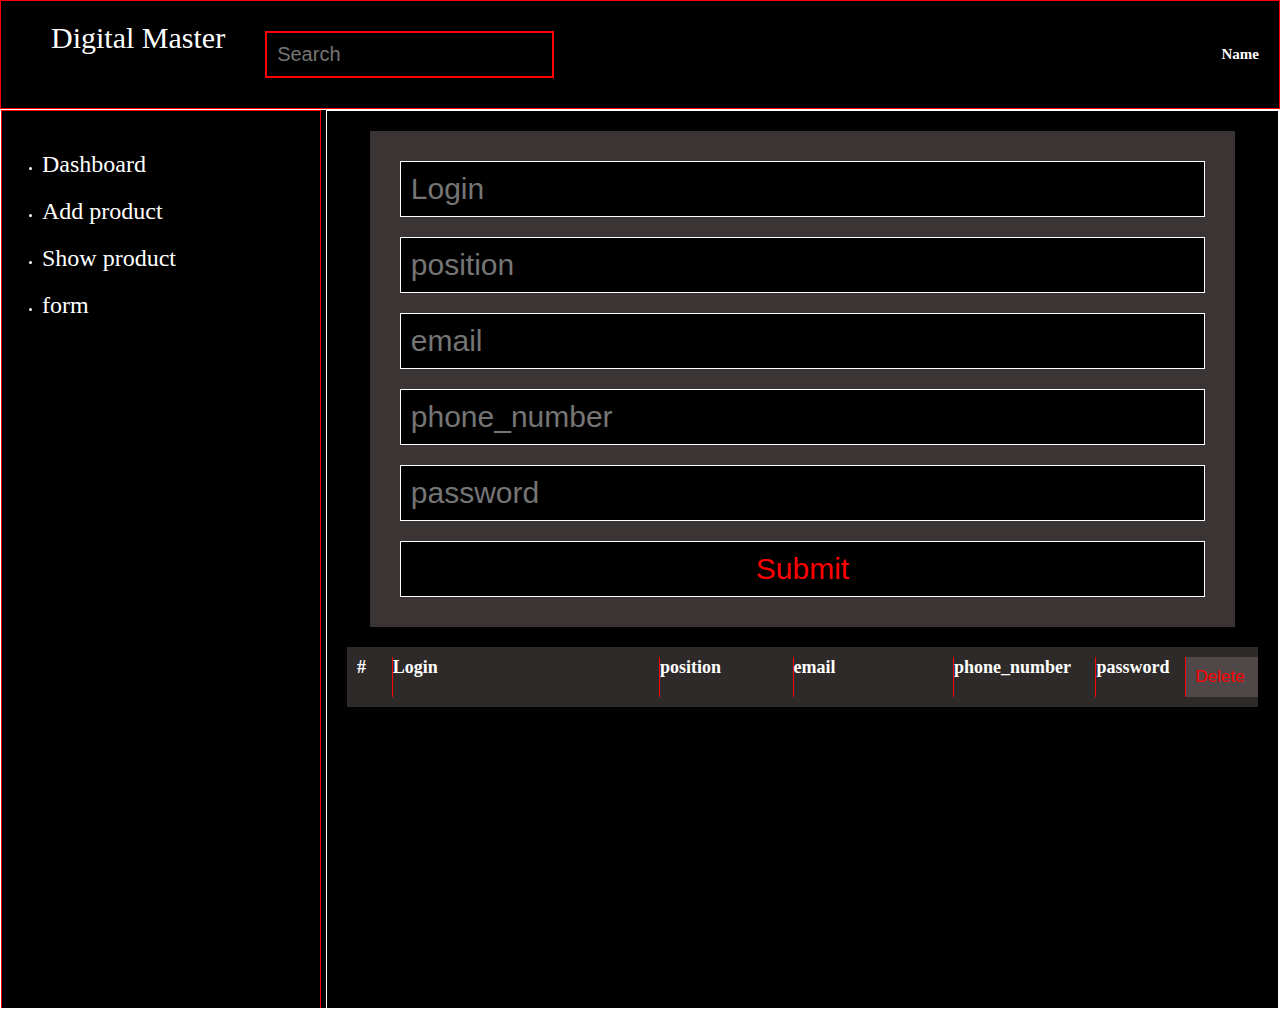
<file: front/index.html>
<!DOCTYPE html>
<html lang="en">
<head>
    <meta charset="UTF-8">
    <meta http-equiv="X-UA-Compatible" content="IE=edge">
    <meta name="viewport" content="width=device-width, initial-scale=1.0">
    <link rel="stylesheet" href="https://cdnjs.cloudflare.com/ajax/libs/font-awesome/6.4.0/css/all.min.css" integrity="sha512-iecdLmaskl7CVkqkXNQ/ZH/XLlvWZOJyj7Yy7tcenmpD1ypASozpmT/E0iPtmFIB46ZmdtAc9eNBvH0H/ZpiBw==" crossorigin="anonymous" referrerpolicy="no-referrer" />
    <title>Digital Master </title>
    <link href="https://cdn.jsdelivr.net/npm/bootstrap@5.3.0-alpha3/dist/css/bootstrap.min.css" rel="stylesheet" integrity="sha384-KK94CHFLLe+nY2dmCWGMq91rCGa5gtU4mk92HdvYe+M/SXH301p5ILy+dN9+nJOZ" crossorigin="anonymous">
    <link rel="stylesheet" href="css/main.css">

</head>
<body>
    <!-- start navbar  -->
    <nav>
        <div class="nav_bar">
            <div class="logo"><a href="index.html"> Digital Master</a></div>
            <div class="menu"> <i class="fa-duotone fa-bars"></i> </div>
            <input placeholder="Search" class="search_input" type="search">
        </div>
        <div class="profile">
            <div class="profile">
                <h2 class="user_name">Name</h2>
            </div>
        </div>
    </nav>
    <!-- end navbar  -->
    <div class="container">
        <!-- menu start -->
        <div id="menu">
            <ul>
                <li> <a href="Dashboard">Dashboard</a> </li>
                <li> <a href="Dashboard">Add product</a> </li>
                <li> <a href="Dashboard">Show product</a> </li>
                <li> <a href="Dashboard">form</a> </li>
            </ul>
        </div>
        <!-- menu end  -->
        <!-- main_body start -->
        
        <div id="main_section">
            
            <!-- <form action="http://localhost:8000/" method="POST">
                <input required placeholder="name"  type="text" name="title">
                <input required placeholder="description" type="text" name="descr">
                <input required placeholder="price" type="number" name="price">
                <input required placeholder="image" type="text" name="image">
                <input required placeholder="amount" type="number" name="amount">
                <input required placeholder="category" type="number" name="category_id">
                <input required placeholder="sklad_id" type="number" name="sklad_id">
                <input required placeholder="price" type="number" name="price">
                <input required placeholder="name" type="submit">
            </form> -->
           
           <!-- <div class="tabl_product">
            <div class="thead">
                <div class="tr">

                    <div class="th"> <span class="product_id">#</span>
                        <span class="product_title">Title</span>
                        <span>Sklad</span>
                        <span>Category</span>
                        <span class="amount">Amount</span> 
                        <div class="cont_btn    ">Delete</div>
                    </div>
                </div>
                <div class="tbody">
                    <div class="td main_rows"> <span class="product_id">#</span>
                        <span class="product_title">Title</span>
                        <span>Sklad</span>
                        <span>Category</span>
                        <span class="amount">Amount</span> 
                        <div class="cont_btn"><button class="red_btn">Delete</button></div>
                    </div>
                    <div class="td main_rows"> <span class="product_id">#</span>
                        <span class="product_title">Title</span>
                        <span>Sklad</span>
                        <span>Category</span>
                        <span class="amount">Amount</span> 
                        <div class="cont_btn"><button class="red_btn">Delete</button></div>
                    </div>
                </div>
            </div>

        </div> -->
<!-- product -->
                        <!-- users start -->

                        <div class="users">
                            <div class="add_user">
                                <form action="">
                                    <input placeholder="Login" name="login" type="text">
                                    <input placeholder="position" name="position" type="text">
                                    <input placeholder="email" name="email" type="email">
                                    <input placeholder="phone_number" name="phone_number" type="text">
                                    <input placeholder="password" name="password" type="text">
                                    <input type="submit">
                                </form>
                            </div>
                            <!-- end ADD USER -->
                            <div class="users_get">
                                <div class="table">
                                   <div id="" class="thead">
                                    <div class="th main_td">  
                                        <span class="span-1">#</span>
                                        <span class="span-2">Login</span>
                                        <span class="span-3">position</span>
                                        <span class="span-4">email</span>
                                        <span class="span-5">phone_number</span>
                                        <span class="span-6">password</span>
                                        <div class="span-7 cont_btn">
                                            <button class="red_btn">Delete</button>
                                            <button class="green_btn">edit</button>
                                        </div>

                                    </div>
                                   </div>
                                   <div class="tbody" id="fake">
                                    
                                </div>
                            </div>
                        </div>

                        <!-- user end -->


        </div>

    <!-- main body end -->
  </div>

    <script src="app.js"></script>
</body>
</html>





<!-- category -->
<!-- <div class="category">

    <div class="category_get">
        <div class='thead'>
            <div class="cat_col"> <span>#</span> <span>Name</span> <span>Soni</span> <div> <button>Delete</button> <button>edit</button> </div> </div>
        </div>
        <div class="tbody">
            
            <div class="cat_col"> <span>1</span> <span>Electronica</span> <span>500</span> <div> <button>Delete</button> <button>edit</button> </div> </div>
            
        </div>
    </div> 
    <div class="add_cat">
        <h1>Add category</h1>
        <input type="text" placeholder="name">
        <input type="number" placeholder="category_id">
    </div>
    
    
    category </div> -->
</file>
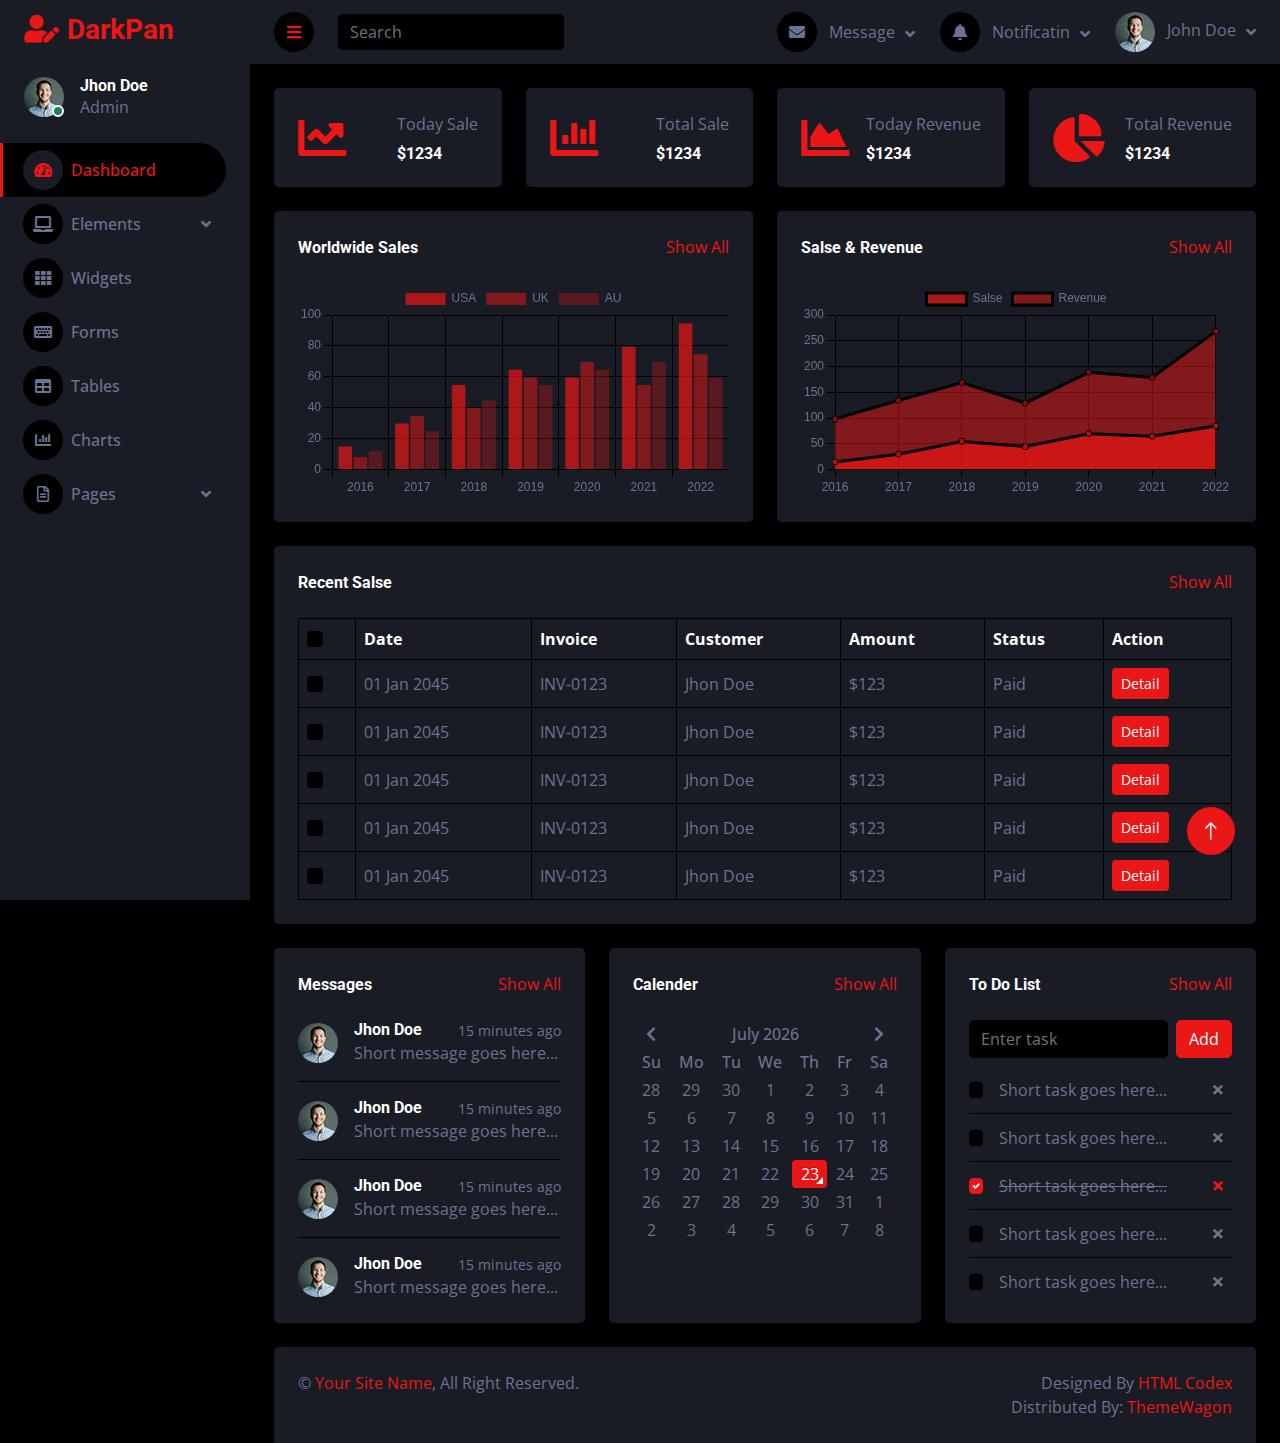
<file: front/darkpan-1.0.0/index.html>
<!DOCTYPE html>
<html lang="en">

<head>
    <meta charset="utf-8">
    <title>DarkPan - Bootstrap 5 Admin Template</title>
    <meta content="width=device-width, initial-scale=1.0" name="viewport">
    <meta content="" name="keywords">
    <meta content="" name="description">

    <!-- Favicon -->
    <link href="img/favicon.ico" rel="icon">

    <!-- Google Web Fonts -->
    <link rel="preconnect" href="https://fonts.googleapis.com">
    <link rel="preconnect" href="https://fonts.gstatic.com" crossorigin>
    <link href="https://fonts.googleapis.com/css2?family=Open+Sans:wght@400;600&family=Roboto:wght@500;700&display=swap" rel="stylesheet"> 
    
    <!-- Icon Font Stylesheet -->
    <link href="https://cdnjs.cloudflare.com/ajax/libs/font-awesome/5.10.0/css/all.min.css" rel="stylesheet">
    <link href="https://cdn.jsdelivr.net/npm/bootstrap-icons@1.4.1/font/bootstrap-icons.css" rel="stylesheet">

    <!-- Libraries Stylesheet -->
    <link href="lib/owlcarousel/assets/owl.carousel.min.css" rel="stylesheet">
    <link href="lib/tempusdominus/css/tempusdominus-bootstrap-4.min.css" rel="stylesheet" />

    <!-- Customized Bootstrap Stylesheet -->
    <link href="css/bootstrap.min.css" rel="stylesheet">

    <!-- Template Stylesheet -->
    <link href="css/style.css" rel="stylesheet">
</head>

<body>
    <div class="container-fluid position-relative d-flex p-0">
        <!-- Spinner Start -->
        <div id="spinner" class="show bg-dark position-fixed translate-middle w-100 vh-100 top-50 start-50 d-flex align-items-center justify-content-center">
            <div class="spinner-border text-primary" style="width: 3rem; height: 3rem;" role="status">
                <span class="sr-only">Loading...</span>
            </div>
        </div>
        <!-- Spinner End -->


        <!-- Sidebar Start -->
        <div class="sidebar pe-4 pb-3">
            <nav class="navbar bg-secondary navbar-dark">
                <a href="index.html" class="navbar-brand mx-4 mb-3">
                    <h3 class="text-primary"><i class="fa fa-user-edit me-2"></i>DarkPan</h3>
                </a>
                <div class="d-flex align-items-center ms-4 mb-4">
                    <div class="position-relative">
                        <img class="rounded-circle" src="img/user.jpg" alt="" style="width: 40px; height: 40px;">
                        <div class="bg-success rounded-circle border border-2 border-white position-absolute end-0 bottom-0 p-1"></div>
                    </div>
                    <div class="ms-3">
                        <h6 class="mb-0">Jhon Doe</h6>
                        <span>Admin</span>
                    </div>
                </div>
                <div class="navbar-nav w-100">
                    <a href="index.html" class="nav-item nav-link active"><i class="fa fa-tachometer-alt me-2"></i>Dashboard</a>
                    <div class="nav-item dropdown">
                        <a href="#" class="nav-link dropdown-toggle" data-bs-toggle="dropdown"><i class="fa fa-laptop me-2"></i>Elements</a>
                        <div class="dropdown-menu bg-transparent border-0">
                            <a href="button.html" class="dropdown-item">Buttons</a>
                            <a href="typography.html" class="dropdown-item">Typography</a>
                            <a href="element.html" class="dropdown-item">Other Elements</a>
                        </div>
                    </div>
                    <a href="widget.html" class="nav-item nav-link"><i class="fa fa-th me-2"></i>Widgets</a>
                    <a href="form.html" class="nav-item nav-link"><i class="fa fa-keyboard me-2"></i>Forms</a>
                    <a href="table.html" class="nav-item nav-link"><i class="fa fa-table me-2"></i>Tables</a>
                    <a href="chart.html" class="nav-item nav-link"><i class="fa fa-chart-bar me-2"></i>Charts</a>
                    <div class="nav-item dropdown">
                        <a href="#" class="nav-link dropdown-toggle" data-bs-toggle="dropdown"><i class="far fa-file-alt me-2"></i>Pages</a>
                        <div class="dropdown-menu bg-transparent border-0">
                            <a href="signin.html" class="dropdown-item">Sign In</a>
                            <a href="signup.html" class="dropdown-item">Sign Up</a>
                            <a href="404.html" class="dropdown-item">404 Error</a>
                            <a href="blank.html" class="dropdown-item">Blank Page</a>
                        </div>
                    </div>
                </div>
            </nav>
        </div>
        <!-- Sidebar End -->


        <!-- Content Start -->
        <div class="content">
            <!-- Navbar Start -->
            <nav class="navbar navbar-expand bg-secondary navbar-dark sticky-top px-4 py-0">
                <a href="index.html" class="navbar-brand d-flex d-lg-none me-4">
                    <h2 class="text-primary mb-0"><i class="fa fa-user-edit"></i></h2>
                </a>
                <a href="#" class="sidebar-toggler flex-shrink-0">
                    <i class="fa fa-bars"></i>
                </a>
                <form class="d-none d-md-flex ms-4">
                    <input class="form-control bg-dark border-0" type="search" placeholder="Search">
                </form>
                <div class="navbar-nav align-items-center ms-auto">
                    <div class="nav-item dropdown">
                        <a href="#" class="nav-link dropdown-toggle" data-bs-toggle="dropdown">
                            <i class="fa fa-envelope me-lg-2"></i>
                            <span class="d-none d-lg-inline-flex">Message</span>
                        </a>
                        <div class="dropdown-menu dropdown-menu-end bg-secondary border-0 rounded-0 rounded-bottom m-0">
                            <a href="#" class="dropdown-item">
                                <div class="d-flex align-items-center">
                                    <img class="rounded-circle" src="img/user.jpg" alt="" style="width: 40px; height: 40px;">
                                    <div class="ms-2">
                                        <h6 class="fw-normal mb-0">Jhon send you a message</h6>
                                        <small>15 minutes ago</small>
                                    </div>
                                </div>
                            </a>
                            <hr class="dropdown-divider">
                            <a href="#" class="dropdown-item">
                                <div class="d-flex align-items-center">
                                    <img class="rounded-circle" src="img/user.jpg" alt="" style="width: 40px; height: 40px;">
                                    <div class="ms-2">
                                        <h6 class="fw-normal mb-0">Jhon send you a message</h6>
                                        <small>15 minutes ago</small>
                                    </div>
                                </div>
                            </a>
                            <hr class="dropdown-divider">
                            <a href="#" class="dropdown-item">
                                <div class="d-flex align-items-center">
                                    <img class="rounded-circle" src="img/user.jpg" alt="" style="width: 40px; height: 40px;">
                                    <div class="ms-2">
                                        <h6 class="fw-normal mb-0">Jhon send you a message</h6>
                                        <small>15 minutes ago</small>
                                    </div>
                                </div>
                            </a>
                            <hr class="dropdown-divider">
                            <a href="#" class="dropdown-item text-center">See all message</a>
                        </div>
                    </div>
                    <div class="nav-item dropdown">
                        <a href="#" class="nav-link dropdown-toggle" data-bs-toggle="dropdown">
                            <i class="fa fa-bell me-lg-2"></i>
                            <span class="d-none d-lg-inline-flex">Notificatin</span>
                        </a>
                        <div class="dropdown-menu dropdown-menu-end bg-secondary border-0 rounded-0 rounded-bottom m-0">
                            <a href="#" class="dropdown-item">
                                <h6 class="fw-normal mb-0">Profile updated</h6>
                                <small>15 minutes ago</small>
                            </a>
                            <hr class="dropdown-divider">
                            <a href="#" class="dropdown-item">
                                <h6 class="fw-normal mb-0">New user added</h6>
                                <small>15 minutes ago</small>
                            </a>
                            <hr class="dropdown-divider">
                            <a href="#" class="dropdown-item">
                                <h6 class="fw-normal mb-0">Password changed</h6>
                                <small>15 minutes ago</small>
                            </a>
                            <hr class="dropdown-divider">
                            <a href="#" class="dropdown-item text-center">See all notifications</a>
                        </div>
                    </div>
                    <div class="nav-item dropdown">
                        <a href="#" class="nav-link dropdown-toggle" data-bs-toggle="dropdown">
                            <img class="rounded-circle me-lg-2" src="img/user.jpg" alt="" style="width: 40px; height: 40px;">
                            <span class="d-none d-lg-inline-flex">John Doe</span>
                        </a>
                        <div class="dropdown-menu dropdown-menu-end bg-secondary border-0 rounded-0 rounded-bottom m-0">
                            <a href="#" class="dropdown-item">My Profile</a>
                            <a href="#" class="dropdown-item">Settings</a>
                            <a href="#" class="dropdown-item">Log Out</a>
                        </div>
                    </div>
                </div>
            </nav>
            <!-- Navbar End -->


            <!-- Sale & Revenue Start -->
            <div class="container-fluid pt-4 px-4">
                <div class="row g-4">
                    <div class="col-sm-6 col-xl-3">
                        <div class="bg-secondary rounded d-flex align-items-center justify-content-between p-4">
                            <i class="fa fa-chart-line fa-3x text-primary"></i>
                            <div class="ms-3">
                                <p class="mb-2">Today Sale</p>
                                <h6 class="mb-0">$1234</h6>
                            </div>
                        </div>
                    </div>
                    <div class="col-sm-6 col-xl-3">
                        <div class="bg-secondary rounded d-flex align-items-center justify-content-between p-4">
                            <i class="fa fa-chart-bar fa-3x text-primary"></i>
                            <div class="ms-3">
                                <p class="mb-2">Total Sale</p>
                                <h6 class="mb-0">$1234</h6>
                            </div>
                        </div>
                    </div>
                    <div class="col-sm-6 col-xl-3">
                        <div class="bg-secondary rounded d-flex align-items-center justify-content-between p-4">
                            <i class="fa fa-chart-area fa-3x text-primary"></i>
                            <div class="ms-3">
                                <p class="mb-2">Today Revenue</p>
                                <h6 class="mb-0">$1234</h6>
                            </div>
                        </div>
                    </div>
                    <div class="col-sm-6 col-xl-3">
                        <div class="bg-secondary rounded d-flex align-items-center justify-content-between p-4">
                            <i class="fa fa-chart-pie fa-3x text-primary"></i>
                            <div class="ms-3">
                                <p class="mb-2">Total Revenue</p>
                                <h6 class="mb-0">$1234</h6>
                            </div>
                        </div>
                    </div>
                </div>
            </div>
            <!-- Sale & Revenue End -->


            <!-- Sales Chart Start -->
            <div class="container-fluid pt-4 px-4">
                <div class="row g-4">
                    <div class="col-sm-12 col-xl-6">
                        <div class="bg-secondary text-center rounded p-4">
                            <div class="d-flex align-items-center justify-content-between mb-4">
                                <h6 class="mb-0">Worldwide Sales</h6>
                                <a href="">Show All</a>
                            </div>
                            <canvas id="worldwide-sales"></canvas>
                        </div>
                    </div>
                    <div class="col-sm-12 col-xl-6">
                        <div class="bg-secondary text-center rounded p-4">
                            <div class="d-flex align-items-center justify-content-between mb-4">
                                <h6 class="mb-0">Salse & Revenue</h6>
                                <a href="">Show All</a>
                            </div>
                            <canvas id="salse-revenue"></canvas>
                        </div>
                    </div>
                </div>
            </div>
            <!-- Sales Chart End -->


            <!-- Recent Sales Start -->
            <div class="container-fluid pt-4 px-4">
                <div class="bg-secondary text-center rounded p-4">
                    <div class="d-flex align-items-center justify-content-between mb-4">
                        <h6 class="mb-0">Recent Salse</h6>
                        <a href="">Show All</a>
                    </div>
                    <div class="table-responsive">
                        <table class="table text-start align-middle table-bordered table-hover mb-0">
                            <thead>
                                <tr class="text-white">
                                    <th scope="col"><input class="form-check-input" type="checkbox"></th>
                                    <th scope="col">Date</th>
                                    <th scope="col">Invoice</th>
                                    <th scope="col">Customer</th>
                                    <th scope="col">Amount</th>
                                    <th scope="col">Status</th>
                                    <th scope="col">Action</th>
                                </tr>
                            </thead>
                            <tbody>
                                <tr>
                                    <td><input class="form-check-input" type="checkbox"></td>
                                    <td>01 Jan 2045</td>
                                    <td>INV-0123</td>
                                    <td>Jhon Doe</td>
                                    <td>$123</td>
                                    <td>Paid</td>
                                    <td><a class="btn btn-sm btn-primary" href="">Detail</a></td>
                                </tr>
                                <tr>
                                    <td><input class="form-check-input" type="checkbox"></td>
                                    <td>01 Jan 2045</td>
                                    <td>INV-0123</td>
                                    <td>Jhon Doe</td>
                                    <td>$123</td>
                                    <td>Paid</td>
                                    <td><a class="btn btn-sm btn-primary" href="">Detail</a></td>
                                </tr>
                                <tr>
                                    <td><input class="form-check-input" type="checkbox"></td>
                                    <td>01 Jan 2045</td>
                                    <td>INV-0123</td>
                                    <td>Jhon Doe</td>
                                    <td>$123</td>
                                    <td>Paid</td>
                                    <td><a class="btn btn-sm btn-primary" href="">Detail</a></td>
                                </tr>
                                <tr>
                                    <td><input class="form-check-input" type="checkbox"></td>
                                    <td>01 Jan 2045</td>
                                    <td>INV-0123</td>
                                    <td>Jhon Doe</td>
                                    <td>$123</td>
                                    <td>Paid</td>
                                    <td><a class="btn btn-sm btn-primary" href="">Detail</a></td>
                                </tr>
                                <tr>
                                    <td><input class="form-check-input" type="checkbox"></td>
                                    <td>01 Jan 2045</td>
                                    <td>INV-0123</td>
                                    <td>Jhon Doe</td>
                                    <td>$123</td>
                                    <td>Paid</td>
                                    <td><a class="btn btn-sm btn-primary" href="">Detail</a></td>
                                </tr>
                            </tbody>
                        </table>
                    </div>
                </div>
            </div>
            <!-- Recent Sales End -->


            <!-- Widgets Start -->
            <div class="container-fluid pt-4 px-4">
                <div class="row g-4">
                    <div class="col-sm-12 col-md-6 col-xl-4">
                        <div class="h-100 bg-secondary rounded p-4">
                            <div class="d-flex align-items-center justify-content-between mb-2">
                                <h6 class="mb-0">Messages</h6>
                                <a href="">Show All</a>
                            </div>
                            <div class="d-flex align-items-center border-bottom py-3">
                                <img class="rounded-circle flex-shrink-0" src="img/user.jpg" alt="" style="width: 40px; height: 40px;">
                                <div class="w-100 ms-3">
                                    <div class="d-flex w-100 justify-content-between">
                                        <h6 class="mb-0">Jhon Doe</h6>
                                        <small>15 minutes ago</small>
                                    </div>
                                    <span>Short message goes here...</span>
                                </div>
                            </div>
                            <div class="d-flex align-items-center border-bottom py-3">
                                <img class="rounded-circle flex-shrink-0" src="img/user.jpg" alt="" style="width: 40px; height: 40px;">
                                <div class="w-100 ms-3">
                                    <div class="d-flex w-100 justify-content-between">
                                        <h6 class="mb-0">Jhon Doe</h6>
                                        <small>15 minutes ago</small>
                                    </div>
                                    <span>Short message goes here...</span>
                                </div>
                            </div>
                            <div class="d-flex align-items-center border-bottom py-3">
                                <img class="rounded-circle flex-shrink-0" src="img/user.jpg" alt="" style="width: 40px; height: 40px;">
                                <div class="w-100 ms-3">
                                    <div class="d-flex w-100 justify-content-between">
                                        <h6 class="mb-0">Jhon Doe</h6>
                                        <small>15 minutes ago</small>
                                    </div>
                                    <span>Short message goes here...</span>
                                </div>
                            </div>
                            <div class="d-flex align-items-center pt-3">
                                <img class="rounded-circle flex-shrink-0" src="img/user.jpg" alt="" style="width: 40px; height: 40px;">
                                <div class="w-100 ms-3">
                                    <div class="d-flex w-100 justify-content-between">
                                        <h6 class="mb-0">Jhon Doe</h6>
                                        <small>15 minutes ago</small>
                                    </div>
                                    <span>Short message goes here...</span>
                                </div>
                            </div>
                        </div>
                    </div>
                    <div class="col-sm-12 col-md-6 col-xl-4">
                        <div class="h-100 bg-secondary rounded p-4">
                            <div class="d-flex align-items-center justify-content-between mb-4">
                                <h6 class="mb-0">Calender</h6>
                                <a href="">Show All</a>
                            </div>
                            <div id="calender"></div>
                        </div>
                    </div>
                    <div class="col-sm-12 col-md-6 col-xl-4">
                        <div class="h-100 bg-secondary rounded p-4">
                            <div class="d-flex align-items-center justify-content-between mb-4">
                                <h6 class="mb-0">To Do List</h6>
                                <a href="">Show All</a>
                            </div>
                            <div class="d-flex mb-2">
                                <input class="form-control bg-dark border-0" type="text" placeholder="Enter task">
                                <button type="button" class="btn btn-primary ms-2">Add</button>
                            </div>
                            <div class="d-flex align-items-center border-bottom py-2">
                                <input class="form-check-input m-0" type="checkbox">
                                <div class="w-100 ms-3">
                                    <div class="d-flex w-100 align-items-center justify-content-between">
                                        <span>Short task goes here...</span>
                                        <button class="btn btn-sm"><i class="fa fa-times"></i></button>
                                    </div>
                                </div>
                            </div>
                            <div class="d-flex align-items-center border-bottom py-2">
                                <input class="form-check-input m-0" type="checkbox">
                                <div class="w-100 ms-3">
                                    <div class="d-flex w-100 align-items-center justify-content-between">
                                        <span>Short task goes here...</span>
                                        <button class="btn btn-sm"><i class="fa fa-times"></i></button>
                                    </div>
                                </div>
                            </div>
                            <div class="d-flex align-items-center border-bottom py-2">
                                <input class="form-check-input m-0" type="checkbox" checked>
                                <div class="w-100 ms-3">
                                    <div class="d-flex w-100 align-items-center justify-content-between">
                                        <span><del>Short task goes here...</del></span>
                                        <button class="btn btn-sm text-primary"><i class="fa fa-times"></i></button>
                                    </div>
                                </div>
                            </div>
                            <div class="d-flex align-items-center border-bottom py-2">
                                <input class="form-check-input m-0" type="checkbox">
                                <div class="w-100 ms-3">
                                    <div class="d-flex w-100 align-items-center justify-content-between">
                                        <span>Short task goes here...</span>
                                        <button class="btn btn-sm"><i class="fa fa-times"></i></button>
                                    </div>
                                </div>
                            </div>
                            <div class="d-flex align-items-center pt-2">
                                <input class="form-check-input m-0" type="checkbox">
                                <div class="w-100 ms-3">
                                    <div class="d-flex w-100 align-items-center justify-content-between">
                                        <span>Short task goes here...</span>
                                        <button class="btn btn-sm"><i class="fa fa-times"></i></button>
                                    </div>
                                </div>
                            </div>
                        </div>
                    </div>
                </div>
            </div>
            <!-- Widgets End -->


            <!-- Footer Start -->
            <div class="container-fluid pt-4 px-4">
                <div class="bg-secondary rounded-top p-4">
                    <div class="row">
                        <div class="col-12 col-sm-6 text-center text-sm-start">
                            &copy; <a href="#">Your Site Name</a>, All Right Reserved. 
                        </div>
                        <div class="col-12 col-sm-6 text-center text-sm-end">
                            <!--/*** This template is free as long as you keep the footer author’s credit link/attribution link/backlink. If you'd like to use the template without the footer author’s credit link/attribution link/backlink, you can purchase the Credit Removal License from "https://htmlcodex.com/credit-removal". Thank you for your support. ***/-->
                            Designed By <a href="https://htmlcodex.com">HTML Codex</a>
                            <br>Distributed By: <a href="https://themewagon.com" target="_blank">ThemeWagon</a>
                        </div>
                    </div>
                </div>
            </div>
            <!-- Footer End -->
        </div>
        <!-- Content End -->


        <!-- Back to Top -->
        <a href="#" class="btn btn-lg btn-primary btn-lg-square back-to-top"><i class="bi bi-arrow-up"></i></a>
    </div>

    <!-- JavaScript Libraries -->
    <script src="https://code.jquery.com/jquery-3.4.1.min.js"></script>
    <script src="https://cdn.jsdelivr.net/npm/bootstrap@5.0.0/dist/js/bootstrap.bundle.min.js"></script>
    <script src="lib/chart/chart.min.js"></script>
    <script src="lib/easing/easing.min.js"></script>
    <script src="lib/waypoints/waypoints.min.js"></script>
    <script src="lib/owlcarousel/owl.carousel.min.js"></script>
    <script src="lib/tempusdominus/js/moment.min.js"></script>
    <script src="lib/tempusdominus/js/moment-timezone.min.js"></script>
    <script src="lib/tempusdominus/js/tempusdominus-bootstrap-4.min.js"></script>

    <!-- Template Javascript -->
    <script src="js/main.js"></script>
</body>

</html>
</file>
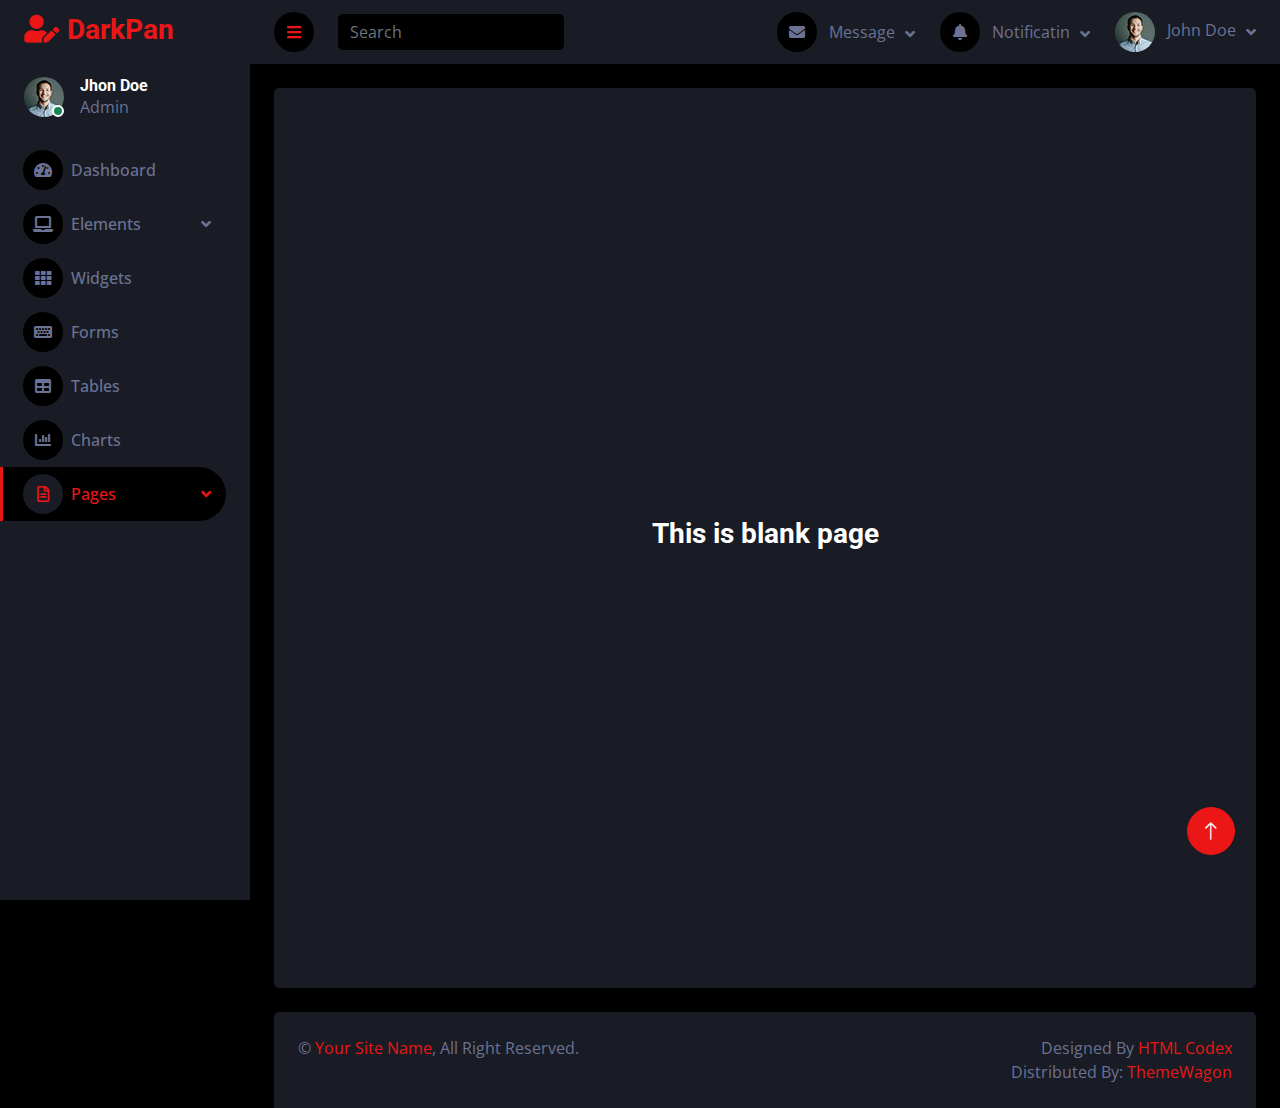
<file: front/darkpan-1.0.0/blank.html>
<!DOCTYPE html>
<html lang="en">

<head>
    <meta charset="utf-8">
    <title>DarkPan - Bootstrap 5 Admin Template</title>
    <meta content="width=device-width, initial-scale=1.0" name="viewport">
    <meta content="" name="keywords">
    <meta content="" name="description">

    <!-- Favicon -->
    <link href="img/favicon.ico" rel="icon">

    <!-- Google Web Fonts -->
    <link rel="preconnect" href="https://fonts.googleapis.com">
    <link rel="preconnect" href="https://fonts.gstatic.com" crossorigin>
    <link href="https://fonts.googleapis.com/css2?family=Open+Sans:wght@400;600&family=Roboto:wght@500;700&display=swap" rel="stylesheet"> 
    
    <!-- Icon Font Stylesheet -->
    <link href="https://cdnjs.cloudflare.com/ajax/libs/font-awesome/5.10.0/css/all.min.css" rel="stylesheet">
    <link href="https://cdn.jsdelivr.net/npm/bootstrap-icons@1.4.1/font/bootstrap-icons.css" rel="stylesheet">

    <!-- Libraries Stylesheet -->
    <link href="lib/owlcarousel/assets/owl.carousel.min.css" rel="stylesheet">
    <link href="lib/tempusdominus/css/tempusdominus-bootstrap-4.min.css" rel="stylesheet" />

    <!-- Customized Bootstrap Stylesheet -->
    <link href="css/bootstrap.min.css" rel="stylesheet">

    <!-- Template Stylesheet -->
    <link href="css/style.css" rel="stylesheet">
</head>

<body>
    <div class="container-fluid position-relative d-flex p-0">
        <!-- Spinner Start -->
        <div id="spinner" class="show bg-dark position-fixed translate-middle w-100 vh-100 top-50 start-50 d-flex align-items-center justify-content-center">
            <div class="spinner-border text-primary" style="width: 3rem; height: 3rem;" role="status">
                <span class="sr-only">Loading...</span>
            </div>
        </div>
        <!-- Spinner End -->


        <!-- Sidebar Start -->
        <div class="sidebar pe-4 pb-3">
            <nav class="navbar bg-secondary navbar-dark">
                <a href="index.html" class="navbar-brand mx-4 mb-3">
                    <h3 class="text-primary"><i class="fa fa-user-edit me-2"></i>DarkPan</h3>
                </a>
                <div class="d-flex align-items-center ms-4 mb-4">
                    <div class="position-relative">
                        <img class="rounded-circle" src="img/user.jpg" alt="" style="width: 40px; height: 40px;">
                        <div class="bg-success rounded-circle border border-2 border-white position-absolute end-0 bottom-0 p-1"></div>
                    </div>
                    <div class="ms-3">
                        <h6 class="mb-0">Jhon Doe</h6>
                        <span>Admin</span>
                    </div>
                </div>
                <div class="navbar-nav w-100">
                    <a href="index.html" class="nav-item nav-link"><i class="fa fa-tachometer-alt me-2"></i>Dashboard</a>
                    <div class="nav-item dropdown">
                        <a href="#" class="nav-link dropdown-toggle" data-bs-toggle="dropdown"><i class="fa fa-laptop me-2"></i>Elements</a>
                        <div class="dropdown-menu bg-transparent border-0">
                            <a href="button.html" class="dropdown-item">Buttons</a>
                            <a href="typography.html" class="dropdown-item">Typography</a>
                            <a href="element.html" class="dropdown-item">Other Elements</a>
                        </div>
                    </div>
                    <a href="widget.html" class="nav-item nav-link"><i class="fa fa-th me-2"></i>Widgets</a>
                    <a href="form.html" class="nav-item nav-link"><i class="fa fa-keyboard me-2"></i>Forms</a>
                    <a href="table.html" class="nav-item nav-link"><i class="fa fa-table me-2"></i>Tables</a>
                    <a href="chart.html" class="nav-item nav-link"><i class="fa fa-chart-bar me-2"></i>Charts</a>
                    <div class="nav-item dropdown">
                        <a href="#" class="nav-link dropdown-toggle active" data-bs-toggle="dropdown"><i class="far fa-file-alt me-2"></i>Pages</a>
                        <div class="dropdown-menu bg-transparent border-0">
                            <a href="signin.html" class="dropdown-item">Sign In</a>
                            <a href="signup.html" class="dropdown-item">Sign Up</a>
                            <a href="404.html" class="dropdown-item">404 Error</a>
                            <a href="blank.html" class="dropdown-item active">Blank Page</a>
                        </div>
                    </div>
                </div>
            </nav>
        </div>
        <!-- Sidebar End -->


        <!-- Content Start -->
        <div class="content">
            <!-- Navbar Start -->
            <nav class="navbar navbar-expand bg-secondary navbar-dark sticky-top px-4 py-0">
                <a href="index.html" class="navbar-brand d-flex d-lg-none me-4">
                    <h2 class="text-primary mb-0"><i class="fa fa-user-edit"></i></h2>
                </a>
                <a href="#" class="sidebar-toggler flex-shrink-0">
                    <i class="fa fa-bars"></i>
                </a>
                <form class="d-none d-md-flex ms-4">
                    <input class="form-control bg-dark border-0" type="search" placeholder="Search">
                </form>
                <div class="navbar-nav align-items-center ms-auto">
                    <div class="nav-item dropdown">
                        <a href="#" class="nav-link dropdown-toggle" data-bs-toggle="dropdown">
                            <i class="fa fa-envelope me-lg-2"></i>
                            <span class="d-none d-lg-inline-flex">Message</span>
                        </a>
                        <div class="dropdown-menu dropdown-menu-end bg-secondary border-0 rounded-0 rounded-bottom m-0">
                            <a href="#" class="dropdown-item">
                                <div class="d-flex align-items-center">
                                    <img class="rounded-circle" src="img/user.jpg" alt="" style="width: 40px; height: 40px;">
                                    <div class="ms-2">
                                        <h6 class="fw-normal mb-0">Jhon send you a message</h6>
                                        <small>15 minutes ago</small>
                                    </div>
                                </div>
                            </a>
                            <hr class="dropdown-divider">
                            <a href="#" class="dropdown-item">
                                <div class="d-flex align-items-center">
                                    <img class="rounded-circle" src="img/user.jpg" alt="" style="width: 40px; height: 40px;">
                                    <div class="ms-2">
                                        <h6 class="fw-normal mb-0">Jhon send you a message</h6>
                                        <small>15 minutes ago</small>
                                    </div>
                                </div>
                            </a>
                            <hr class="dropdown-divider">
                            <a href="#" class="dropdown-item">
                                <div class="d-flex align-items-center">
                                    <img class="rounded-circle" src="img/user.jpg" alt="" style="width: 40px; height: 40px;">
                                    <div class="ms-2">
                                        <h6 class="fw-normal mb-0">Jhon send you a message</h6>
                                        <small>15 minutes ago</small>
                                    </div>
                                </div>
                            </a>
                            <hr class="dropdown-divider">
                            <a href="#" class="dropdown-item text-center">See all message</a>
                        </div>
                    </div>
                    <div class="nav-item dropdown">
                        <a href="#" class="nav-link dropdown-toggle" data-bs-toggle="dropdown">
                            <i class="fa fa-bell me-lg-2"></i>
                            <span class="d-none d-lg-inline-flex">Notificatin</span>
                        </a>
                        <div class="dropdown-menu dropdown-menu-end bg-secondary border-0 rounded-0 rounded-bottom m-0">
                            <a href="#" class="dropdown-item">
                                <h6 class="fw-normal mb-0">Profile updated</h6>
                                <small>15 minutes ago</small>
                            </a>
                            <hr class="dropdown-divider">
                            <a href="#" class="dropdown-item">
                                <h6 class="fw-normal mb-0">New user added</h6>
                                <small>15 minutes ago</small>
                            </a>
                            <hr class="dropdown-divider">
                            <a href="#" class="dropdown-item">
                                <h6 class="fw-normal mb-0">Password changed</h6>
                                <small>15 minutes ago</small>
                            </a>
                            <hr class="dropdown-divider">
                            <a href="#" class="dropdown-item text-center">See all notifications</a>
                        </div>
                    </div>
                    <div class="nav-item dropdown">
                        <a href="#" class="nav-link dropdown-toggle" data-bs-toggle="dropdown">
                            <img class="rounded-circle me-lg-2" src="img/user.jpg" alt="" style="width: 40px; height: 40px;">
                            <span class="d-none d-lg-inline-flex">John Doe</span>
                        </a>
                        <div class="dropdown-menu dropdown-menu-end bg-secondary border-0 rounded-0 rounded-bottom m-0">
                            <a href="#" class="dropdown-item">My Profile</a>
                            <a href="#" class="dropdown-item">Settings</a>
                            <a href="#" class="dropdown-item">Log Out</a>
                        </div>
                    </div>
                </div>
            </nav>
            <!-- Navbar End -->


            <!-- Blank Start -->
            <div class="container-fluid pt-4 px-4">
                <div class="row vh-100 bg-secondary rounded align-items-center justify-content-center mx-0">
                    <div class="col-md-6 text-center">
                        <h3>This is blank page</h3>
                    </div>
                </div>
            </div>
            <!-- Blank End -->


            <!-- Footer Start -->
            <div class="container-fluid pt-4 px-4">
                <div class="bg-secondary rounded-top p-4">
                    <div class="row">
                        <div class="col-12 col-sm-6 text-center text-sm-start">
                            &copy; <a href="#">Your Site Name</a>, All Right Reserved. 
                        </div>
                        <div class="col-12 col-sm-6 text-center text-sm-end">
                            <!--/*** This template is free as long as you keep the footer author’s credit link/attribution link/backlink. If you'd like to use the template without the footer author’s credit link/attribution link/backlink, you can purchase the Credit Removal License from "https://htmlcodex.com/credit-removal". Thank you for your support. ***/-->
                            Designed By <a href="https://htmlcodex.com">HTML Codex</a>
                            <br>Distributed By: <a href="https://themewagon.com" target="_blank">ThemeWagon</a>
                        </div>
                    </div>
                </div>
            </div>
            <!-- Footer End -->
        </div>
        <!-- Content End -->


        <!-- Back to Top -->
        <a href="#" class="btn btn-lg btn-primary btn-lg-square back-to-top"><i class="bi bi-arrow-up"></i></a>
    </div>

    <!-- JavaScript Libraries -->
    <script src="https://code.jquery.com/jquery-3.4.1.min.js"></script>
    <script src="https://cdn.jsdelivr.net/npm/bootstrap@5.0.0/dist/js/bootstrap.bundle.min.js"></script>
    <script src="lib/chart/chart.min.js"></script>
    <script src="lib/easing/easing.min.js"></script>
    <script src="lib/waypoints/waypoints.min.js"></script>
    <script src="lib/owlcarousel/owl.carousel.min.js"></script>
    <script src="lib/tempusdominus/js/moment.min.js"></script>
    <script src="lib/tempusdominus/js/moment-timezone.min.js"></script>
    <script src="lib/tempusdominus/js/tempusdominus-bootstrap-4.min.js"></script>

    <!-- Template Javascript -->
    <script src="js/main.js"></script>
</body>

</html>
</file>
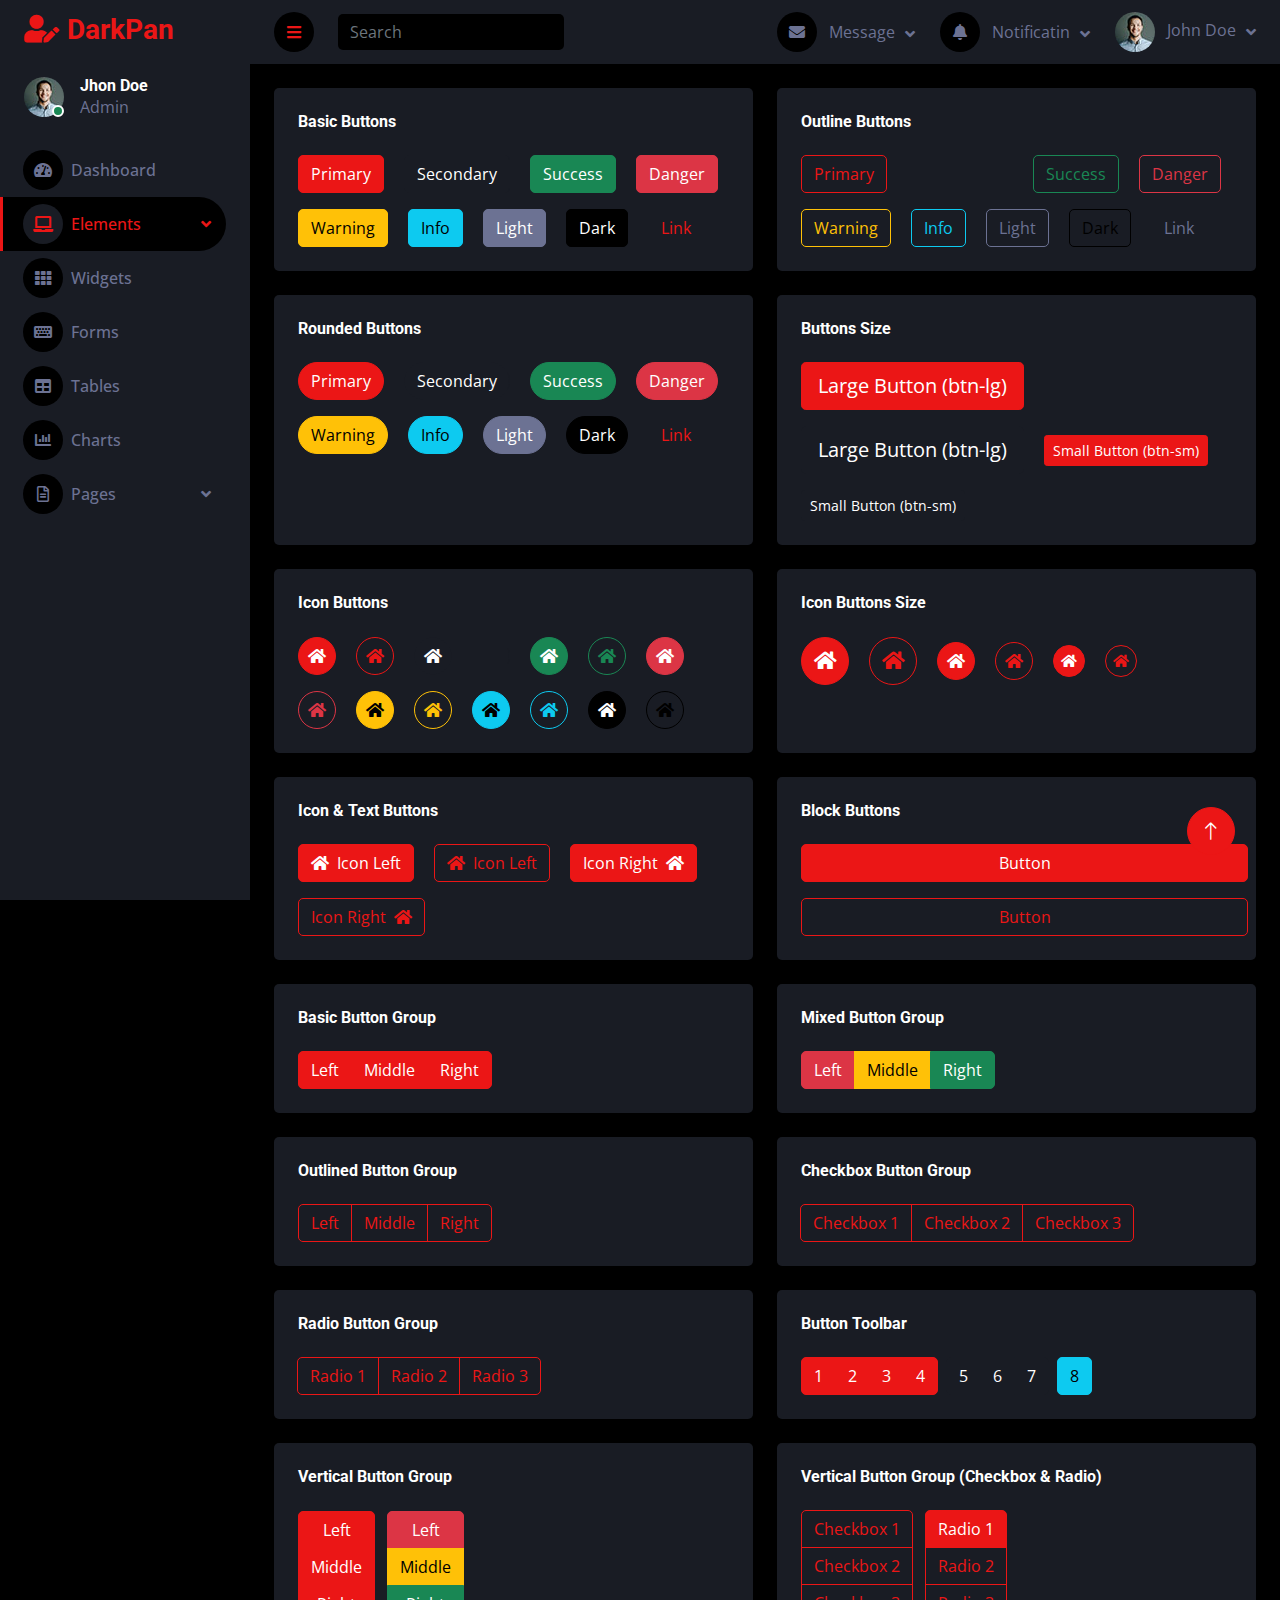
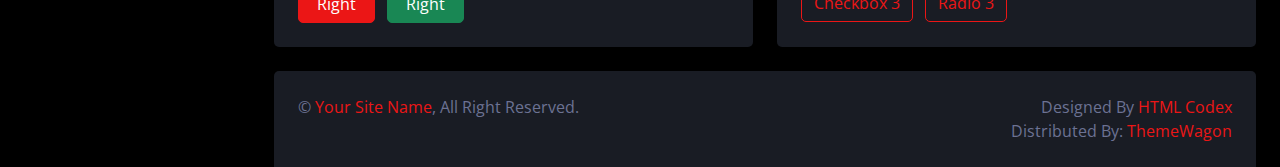
<file: front/darkpan-1.0.0/button.html>
<!DOCTYPE html>
<html lang="en">

<head>
    <meta charset="utf-8">
    <title>DarkPan - Bootstrap 5 Admin Template</title>
    <meta content="width=device-width, initial-scale=1.0" name="viewport">
    <meta content="" name="keywords">
    <meta content="" name="description">

    <!-- Favicon -->
    <link href="img/favicon.ico" rel="icon">

    <!-- Google Web Fonts -->
    <link rel="preconnect" href="https://fonts.googleapis.com">
    <link rel="preconnect" href="https://fonts.gstatic.com" crossorigin>
    <link href="https://fonts.googleapis.com/css2?family=Open+Sans:wght@400;600&family=Roboto:wght@500;700&display=swap" rel="stylesheet"> 
    
    <!-- Icon Font Stylesheet -->
    <link href="https://cdnjs.cloudflare.com/ajax/libs/font-awesome/5.10.0/css/all.min.css" rel="stylesheet">
    <link href="https://cdn.jsdelivr.net/npm/bootstrap-icons@1.4.1/font/bootstrap-icons.css" rel="stylesheet">

    <!-- Libraries Stylesheet -->
    <link href="lib/owlcarousel/assets/owl.carousel.min.css" rel="stylesheet">
    <link href="lib/tempusdominus/css/tempusdominus-bootstrap-4.min.css" rel="stylesheet" />

    <!-- Customized Bootstrap Stylesheet -->
    <link href="css/bootstrap.min.css" rel="stylesheet">

    <!-- Template Stylesheet -->
    <link href="css/style.css" rel="stylesheet">
</head>

<body>
    <div class="container-fluid position-relative d-flex p-0">
        <!-- Spinner Start -->
        <div id="spinner" class="show bg-dark position-fixed translate-middle w-100 vh-100 top-50 start-50 d-flex align-items-center justify-content-center">
            <div class="spinner-border text-primary" style="width: 3rem; height: 3rem;" role="status">
                <span class="sr-only">Loading...</span>
            </div>
        </div>
        <!-- Spinner End -->


        <!-- Sidebar Start -->
        <div class="sidebar pe-4 pb-3">
            <nav class="navbar bg-secondary navbar-dark">
                <a href="index.html" class="navbar-brand mx-4 mb-3">
                    <h3 class="text-primary"><i class="fa fa-user-edit me-2"></i>DarkPan</h3>
                </a>
                <div class="d-flex align-items-center ms-4 mb-4">
                    <div class="position-relative">
                        <img class="rounded-circle" src="img/user.jpg" alt="" style="width: 40px; height: 40px;">
                        <div class="bg-success rounded-circle border border-2 border-white position-absolute end-0 bottom-0 p-1"></div>
                    </div>
                    <div class="ms-3">
                        <h6 class="mb-0">Jhon Doe</h6>
                        <span>Admin</span>
                    </div>
                </div>
                <div class="navbar-nav w-100">
                    <a href="index.html" class="nav-item nav-link"><i class="fa fa-tachometer-alt me-2"></i>Dashboard</a>
                    <div class="nav-item dropdown">
                        <a href="#" class="nav-link dropdown-toggle active" data-bs-toggle="dropdown"><i class="fa fa-laptop me-2"></i>Elements</a>
                        <div class="dropdown-menu bg-transparent border-0">
                            <a href="button.html" class="dropdown-item active">Buttons</a>
                            <a href="typography.html" class="dropdown-item">Typography</a>
                            <a href="element.html" class="dropdown-item">Other Elements</a>
                        </div>
                    </div>
                    <a href="widget.html" class="nav-item nav-link"><i class="fa fa-th me-2"></i>Widgets</a>
                    <a href="form.html" class="nav-item nav-link"><i class="fa fa-keyboard me-2"></i>Forms</a>
                    <a href="table.html" class="nav-item nav-link"><i class="fa fa-table me-2"></i>Tables</a>
                    <a href="chart.html" class="nav-item nav-link"><i class="fa fa-chart-bar me-2"></i>Charts</a>
                    <div class="nav-item dropdown">
                        <a href="#" class="nav-link dropdown-toggle" data-bs-toggle="dropdown"><i class="far fa-file-alt me-2"></i>Pages</a>
                        <div class="dropdown-menu bg-transparent border-0">
                            <a href="signin.html" class="dropdown-item">Sign In</a>
                            <a href="signup.html" class="dropdown-item">Sign Up</a>
                            <a href="404.html" class="dropdown-item">404 Error</a>
                            <a href="blank.html" class="dropdown-item">Blank Page</a>
                        </div>
                    </div>
                </div>
            </nav>
        </div>
        <!-- Sidebar End -->


        <!-- Content Start -->
        <div class="content">
            <!-- Navbar Start -->
            <nav class="navbar navbar-expand bg-secondary navbar-dark sticky-top px-4 py-0">
                <a href="index.html" class="navbar-brand d-flex d-lg-none me-4">
                    <h2 class="text-primary mb-0"><i class="fa fa-user-edit"></i></h2>
                </a>
                <a href="#" class="sidebar-toggler flex-shrink-0">
                    <i class="fa fa-bars"></i>
                </a>
                <form class="d-none d-md-flex ms-4">
                    <input class="form-control bg-dark border-0" type="search" placeholder="Search">
                </form>
                <div class="navbar-nav align-items-center ms-auto">
                    <div class="nav-item dropdown">
                        <a href="#" class="nav-link dropdown-toggle" data-bs-toggle="dropdown">
                            <i class="fa fa-envelope me-lg-2"></i>
                            <span class="d-none d-lg-inline-flex">Message</span>
                        </a>
                        <div class="dropdown-menu dropdown-menu-end bg-secondary border-0 rounded-0 rounded-bottom m-0">
                            <a href="#" class="dropdown-item">
                                <div class="d-flex align-items-center">
                                    <img class="rounded-circle" src="img/user.jpg" alt="" style="width: 40px; height: 40px;">
                                    <div class="ms-2">
                                        <h6 class="fw-normal mb-0">Jhon send you a message</h6>
                                        <small>15 minutes ago</small>
                                    </div>
                                </div>
                            </a>
                            <hr class="dropdown-divider">
                            <a href="#" class="dropdown-item">
                                <div class="d-flex align-items-center">
                                    <img class="rounded-circle" src="img/user.jpg" alt="" style="width: 40px; height: 40px;">
                                    <div class="ms-2">
                                        <h6 class="fw-normal mb-0">Jhon send you a message</h6>
                                        <small>15 minutes ago</small>
                                    </div>
                                </div>
                            </a>
                            <hr class="dropdown-divider">
                            <a href="#" class="dropdown-item">
                                <div class="d-flex align-items-center">
                                    <img class="rounded-circle" src="img/user.jpg" alt="" style="width: 40px; height: 40px;">
                                    <div class="ms-2">
                                        <h6 class="fw-normal mb-0">Jhon send you a message</h6>
                                        <small>15 minutes ago</small>
                                    </div>
                                </div>
                            </a>
                            <hr class="dropdown-divider">
                            <a href="#" class="dropdown-item text-center">See all message</a>
                        </div>
                    </div>
                    <div class="nav-item dropdown">
                        <a href="#" class="nav-link dropdown-toggle" data-bs-toggle="dropdown">
                            <i class="fa fa-bell me-lg-2"></i>
                            <span class="d-none d-lg-inline-flex">Notificatin</span>
                        </a>
                        <div class="dropdown-menu dropdown-menu-end bg-secondary border-0 rounded-0 rounded-bottom m-0">
                            <a href="#" class="dropdown-item">
                                <h6 class="fw-normal mb-0">Profile updated</h6>
                                <small>15 minutes ago</small>
                            </a>
                            <hr class="dropdown-divider">
                            <a href="#" class="dropdown-item">
                                <h6 class="fw-normal mb-0">New user added</h6>
                                <small>15 minutes ago</small>
                            </a>
                            <hr class="dropdown-divider">
                            <a href="#" class="dropdown-item">
                                <h6 class="fw-normal mb-0">Password changed</h6>
                                <small>15 minutes ago</small>
                            </a>
                            <hr class="dropdown-divider">
                            <a href="#" class="dropdown-item text-center">See all notifications</a>
                        </div>
                    </div>
                    <div class="nav-item dropdown">
                        <a href="#" class="nav-link dropdown-toggle" data-bs-toggle="dropdown">
                            <img class="rounded-circle me-lg-2" src="img/user.jpg" alt="" style="width: 40px; height: 40px;">
                            <span class="d-none d-lg-inline-flex">John Doe</span>
                        </a>
                        <div class="dropdown-menu dropdown-menu-end bg-secondary border-0 rounded-0 rounded-bottom m-0">
                            <a href="#" class="dropdown-item">My Profile</a>
                            <a href="#" class="dropdown-item">Settings</a>
                            <a href="#" class="dropdown-item">Log Out</a>
                        </div>
                    </div>
                </div>
            </nav>
            <!-- Navbar End -->


            <!-- Button Start -->
            <div class="container-fluid pt-4 px-4">
                <div class="row g-4">
                    <div class="col-sm-12 col-xl-6">
                        <div class="bg-secondary rounded h-100 p-4">
                            <h6 class="mb-4">Basic Buttons</h6>
                            <div class="m-n2">
                                <button type="button" class="btn btn-primary m-2">Primary</button>
                                <button type="button" class="btn btn-secondary m-2">Secondary</button>
                                <button type="button" class="btn btn-success m-2">Success</button>
                                <button type="button" class="btn btn-danger m-2">Danger</button>
                                <button type="button" class="btn btn-warning m-2">Warning</button>
                                <button type="button" class="btn btn-info m-2">Info</button>
                                <button type="button" class="btn btn-light m-2">Light</button>
                                <button type="button" class="btn btn-dark m-2">Dark</button>
                                <button type="button" class="btn btn-link m-2">Link</button>
                            </div>
                        </div>
                    </div>
                    <div class="col-sm-12 col-xl-6">
                        <div class="bg-secondary rounded h-100 p-4">
                            <h6 class="mb-4">Outline Buttons</h6>
                            <div class="m-n2">
                                <button type="button" class="btn btn-outline-primary m-2">Primary</button>
                                <button type="button" class="btn btn-outline-secondary m-2">Secondary</button>
                                <button type="button" class="btn btn-outline-success m-2">Success</button>
                                <button type="button" class="btn btn-outline-danger m-2">Danger</button>
                                <button type="button" class="btn btn-outline-warning m-2">Warning</button>
                                <button type="button" class="btn btn-outline-info m-2">Info</button>
                                <button type="button" class="btn btn-outline-light m-2">Light</button>
                                <button type="button" class="btn btn-outline-dark m-2">Dark</button>
                                <button type="button" class="btn btn-outline-link m-2">Link</button>
                            </div>
                        </div>
                    </div>
                    <div class="col-sm-12 col-xl-6">
                        <div class="bg-secondary rounded h-100 p-4">
                            <h6 class="mb-4">Rounded Buttons</h6>
                            <div class="m-n2">
                                <button type="button" class="btn btn-primary rounded-pill m-2">Primary</button>
                                <button type="button" class="btn btn-secondary rounded-pill m-2">Secondary</button>
                                <button type="button" class="btn btn-success rounded-pill m-2">Success</button>
                                <button type="button" class="btn btn-danger rounded-pill m-2">Danger</button>
                                <button type="button" class="btn btn-warning rounded-pill m-2">Warning</button>
                                <button type="button" class="btn btn-info rounded-pill m-2">Info</button>
                                <button type="button" class="btn btn-light rounded-pill m-2">Light</button>
                                <button type="button" class="btn btn-dark rounded-pill m-2">Dark</button>
                                <button type="button" class="btn btn-link rounded-pill m-2">Link</button>
                            </div>
                        </div>
                    </div>
                    <div class="col-sm-12 col-xl-6">
                        <div class="bg-secondary rounded h-100 p-4">
                            <h6 class="mb-4">Buttons Size</h6>
                            <div class="m-n2">
                                <button type="button" class="btn btn-lg btn-primary m-2">Large Button (btn-lg)</button>
                                <button type="button" class="btn btn-lg btn-secondary m-2">Large Button (btn-lg)</button>
                                <button type="button" class="btn btn-sm btn-primary m-2">Small Button (btn-sm)</button>
                                <button type="button" class="btn btn-sm btn-secondary m-2">Small Button (btn-sm)</button>
                            </div>
                        </div>
                    </div>
                    <div class="col-sm-12 col-xl-6">
                        <div class="bg-secondary rounded h-100 p-4">
                            <h6 class="mb-4">Icon Buttons</h6>
                            <div class="m-n2">
                                <button type="button" class="btn btn-square btn-primary m-2"><i class="fa fa-home"></i></button>
                                <button type="button" class="btn btn-square btn-outline-primary m-2"><i class="fa fa-home"></i></button>
                                <button type="button" class="btn btn-square btn-secondary m-2"><i class="fa fa-home"></i></button>
                                <button type="button" class="btn btn-square btn-outline-secondary m-2"><i class="fa fa-home"></i></button>
                                <button type="button" class="btn btn-square btn-success m-2"><i class="fa fa-home"></i></button>
                                <button type="button" class="btn btn-square btn-outline-success m-2"><i class="fa fa-home"></i></button>
                                <button type="button" class="btn btn-square btn-danger m-2"><i class="fa fa-home"></i></button>
                                <button type="button" class="btn btn-square btn-outline-danger m-2"><i class="fa fa-home"></i></button>
                                <button type="button" class="btn btn-square btn-warning m-2"><i class="fa fa-home"></i></button>
                                <button type="button" class="btn btn-square btn-outline-warning m-2"><i class="fa fa-home"></i></button>
                                <button type="button" class="btn btn-square btn-info m-2"><i class="fa fa-home"></i></button>
                                <button type="button" class="btn btn-square btn-outline-info m-2"><i class="fa fa-home"></i></button>
                                <button type="button" class="btn btn-square btn-dark m-2"><i class="fa fa-home"></i></button>
                                <button type="button" class="btn btn-square btn-outline-dark m-2"><i class="fa fa-home"></i></button>
                            </div>
                        </div>
                    </div>
                    <div class="col-sm-12 col-xl-6">
                        <div class="bg-secondary rounded h-100 p-4">
                            <h6 class="mb-4">Icon Buttons Size</h6>
                            <div class="m-n2">
                                <button type="button" class="btn btn-lg btn-lg-square btn-primary m-2"><i class="fa fa-home"></i></button>
                                <button type="button" class="btn btn-lg btn-lg-square btn-outline-primary m-2"><i class="fa fa-home"></i></button>
                                <button type="button" class="btn btn-square btn-primary m-2"><i class="fa fa-home"></i></button>
                                <button type="button" class="btn btn-square btn-outline-primary m-2"><i class="fa fa-home"></i></button>
                                <button type="button" class="btn btn-sm btn-sm-square btn-primary m-2"><i class="fa fa-home"></i></button>
                                <button type="button" class="btn btn-sm btn-sm-square btn-outline-primary m-2"><i class="fa fa-home"></i></button>
                            </div>
                        </div>
                    </div>
                    <div class="col-sm-12 col-xl-6">
                        <div class="bg-secondary rounded h-100 p-4">
                            <h6 class="mb-4">Icon & Text Buttons</h6>
                            <div class="m-n2">
                                <button type="button" class="btn btn-primary m-2"><i class="fa fa-home me-2"></i>Icon Left</button>
                                <button type="button" class="btn btn-outline-primary m-2"><i class="fa fa-home me-2"></i>Icon Left</button>
                                <button type="button" class="btn btn-primary m-2">Icon Right<i class="fa fa-home ms-2"></i></button>
                                <button type="button" class="btn btn-outline-primary m-2">Icon Right<i class="fa fa-home ms-2"></i></button>
                            </div>
                        </div>
                    </div>
                    <div class="col-sm-12 col-xl-6">
                        <div class="bg-secondary rounded h-100 p-4">
                            <h6 class="mb-4">Block Buttons</h6>
                            <div class="m-n2">
                                <button class="btn btn-primary w-100 m-2" type="button">Button</button>
                                <button class="btn btn-outline-primary w-100 m-2" type="button">Button</button>
                            </div>
                        </div>
                    </div>
                    <div class="col-sm-12 col-xl-6">
                        <div class="bg-secondary rounded h-100 p-4">
                            <h6 class="mb-4">Basic Button Group</h6>
                            <div class="btn-group" role="group">
                                <button type="button" class="btn btn-primary">Left</button>
                                <button type="button" class="btn btn-primary">Middle</button>
                                <button type="button" class="btn btn-primary">Right</button>
                            </div>
                        </div>
                    </div>
                    <div class="col-sm-12 col-xl-6">
                        <div class="bg-secondary rounded h-100 p-4">
                            <h6 class="mb-4">Mixed Button Group</h6>
                            <div class="btn-group" role="group">
                                <button type="button" class="btn btn-danger">Left</button>
                                <button type="button" class="btn btn-warning">Middle</button>
                                <button type="button" class="btn btn-success">Right</button>
                            </div>
                        </div>
                    </div>
                    <div class="col-sm-12 col-xl-6">
                        <div class="bg-secondary rounded h-100 p-4">
                            <h6 class="mb-4">Outlined Button Group</h6>
                            <div class="btn-group" role="group">
                                <button type="button" class="btn btn-outline-primary">Left</button>
                                <button type="button" class="btn btn-outline-primary">Middle</button>
                                <button type="button" class="btn btn-outline-primary">Right</button>
                            </div>
                        </div>
                    </div>
                    <div class="col-sm-12 col-xl-6">
                        <div class="bg-secondary rounded h-100 p-4">
                            <h6 class="mb-4">Checkbox Button Group</h6>
                            <div class="btn-group" role="group">
                                <input type="checkbox" class="btn-check" id="btncheck1" autocomplete="off">
                                <label class="btn btn-outline-primary" for="btncheck1">Checkbox 1</label>

                                <input type="checkbox" class="btn-check" id="btncheck2" autocomplete="off">
                                <label class="btn btn-outline-primary" for="btncheck2">Checkbox 2</label>

                                <input type="checkbox" class="btn-check" id="btncheck3" autocomplete="off">
                                <label class="btn btn-outline-primary" for="btncheck3">Checkbox 3</label>
                            </div>
                        </div>
                    </div>
                    <div class="col-sm-12 col-xl-6">
                        <div class="bg-secondary rounded h-100 p-4">
                            <h6 class="mb-4">Radio Button Group</h6>
                            <div class="btn-group" role="group">
                                <input type="radio" class="btn-check" name="btnradio" id="btnradio1" autocomplete="off"
                                    checked>
                                <label class="btn btn-outline-primary" for="btnradio1">Radio 1</label>

                                <input type="radio" class="btn-check" name="btnradio" id="btnradio2" autocomplete="off">
                                <label class="btn btn-outline-primary" for="btnradio2">Radio 2</label>

                                <input type="radio" class="btn-check" name="btnradio" id="btnradio3" autocomplete="off">
                                <label class="btn btn-outline-primary" for="btnradio3">Radio 3</label>
                            </div>
                        </div>
                    </div>
                    <div class="col-sm-12 col-xl-6">
                        <div class="bg-secondary rounded h-100 p-4">
                            <h6 class="mb-4">Button Toolbar</h6>
                            <div class="btn-toolbar" role="toolbar">
                                <div class="btn-group me-2" role="group" aria-label="First group">
                                    <button type="button" class="btn btn-primary">1</button>
                                    <button type="button" class="btn btn-primary">2</button>
                                    <button type="button" class="btn btn-primary">3</button>
                                    <button type="button" class="btn btn-primary">4</button>
                                </div>
                                <div class="btn-group me-2" role="group" aria-label="Second group">
                                    <button type="button" class="btn btn-secondary">5</button>
                                    <button type="button" class="btn btn-secondary">6</button>
                                    <button type="button" class="btn btn-secondary">7</button>
                                </div>
                                <div class="btn-group" role="group" aria-label="Third group">
                                    <button type="button" class="btn btn-info">8</button>
                                </div>
                            </div>
                        </div>
                    </div>
                    <div class="col-sm-12 col-xl-6">
                        <div class="bg-secondary rounded h-100 p-4">
                            <h6 class="mb-4">Vertical Button Group</h6>
                            <div class="btn-group-vertical me-2" role="group">
                                <button type="button" class="btn btn-primary">Left</button>
                                <button type="button" class="btn btn-primary">Middle</button>
                                <button type="button" class="btn btn-primary">Right</button>
                            </div>
                            <div class="btn-group-vertical" role="group">
                                <button type="button" class="btn btn-danger">Left</button>
                                <button type="button" class="btn btn-warning">Middle</button>
                                <button type="button" class="btn btn-success">Right</button>
                            </div>
                        </div>
                    </div>
                    <div class="col-sm-12 col-xl-6">
                        <div class="bg-secondary rounded h-100 p-4">
                            <h6 class="mb-4">Vertical Button Group (Checkbox & Radio)</h6>
                            <div class="btn-group-vertical me-2" role="group">
                                <input type="checkbox" class="btn-check" id="btncheck1" autocomplete="off">
                                <label class="btn btn-outline-primary" for="btncheck1">Checkbox 1</label>

                                <input type="checkbox" class="btn-check" id="btncheck2" autocomplete="off">
                                <label class="btn btn-outline-primary" for="btncheck2">Checkbox 2</label>

                                <input type="checkbox" class="btn-check" id="btncheck3" autocomplete="off">
                                <label class="btn btn-outline-primary" for="btncheck3">Checkbox 3</label>
                            </div>
                            <div class="btn-group-vertical" role="group">
                                <input type="radio" class="btn-check" name="btnradio" id="btnradio1" autocomplete="off"
                                    checked>
                                <label class="btn btn-outline-primary" for="btnradio1">Radio 1</label>

                                <input type="radio" class="btn-check" name="btnradio" id="btnradio2" autocomplete="off">
                                <label class="btn btn-outline-primary" for="btnradio2">Radio 2</label>

                                <input type="radio" class="btn-check" name="btnradio" id="btnradio3" autocomplete="off">
                                <label class="btn btn-outline-primary" for="btnradio3">Radio 3</label>
                            </div>
                        </div>
                    </div>
                </div>
            </div>
            <!-- Button End -->


            <!-- Footer Start -->
            <div class="container-fluid pt-4 px-4">
                <div class="bg-secondary rounded-top p-4">
                    <div class="row">
                        <div class="col-12 col-sm-6 text-center text-sm-start">
                            &copy; <a href="#">Your Site Name</a>, All Right Reserved. 
                        </div>
                        <div class="col-12 col-sm-6 text-center text-sm-end">
                            <!--/*** This template is free as long as you keep the footer author’s credit link/attribution link/backlink. If you'd like to use the template without the footer author’s credit link/attribution link/backlink, you can purchase the Credit Removal License from "https://htmlcodex.com/credit-removal". Thank you for your support. ***/-->
                            Designed By <a href="https://htmlcodex.com">HTML Codex</a>
                            <br>Distributed By: <a href="https://themewagon.com" target="_blank">ThemeWagon</a>
                        </div>
                    </div>
                </div>
            </div>
            <!-- Footer End -->
        </div>
        <!-- Content End -->


        <!-- Back to Top -->
        <a href="#" class="btn btn-lg btn-primary btn-lg-square back-to-top"><i class="bi bi-arrow-up"></i></a>
    </div>

    <!-- JavaScript Libraries -->
    <script src="https://code.jquery.com/jquery-3.4.1.min.js"></script>
    <script src="https://cdn.jsdelivr.net/npm/bootstrap@5.0.0/dist/js/bootstrap.bundle.min.js"></script>
    <script src="lib/chart/chart.min.js"></script>
    <script src="lib/easing/easing.min.js"></script>
    <script src="lib/waypoints/waypoints.min.js"></script>
    <script src="lib/owlcarousel/owl.carousel.min.js"></script>
    <script src="lib/tempusdominus/js/moment.min.js"></script>
    <script src="lib/tempusdominus/js/moment-timezone.min.js"></script>
    <script src="lib/tempusdominus/js/tempusdominus-bootstrap-4.min.js"></script>

    <!-- Template Javascript -->
    <script src="js/main.js"></script>
</body>

</html>
</file>
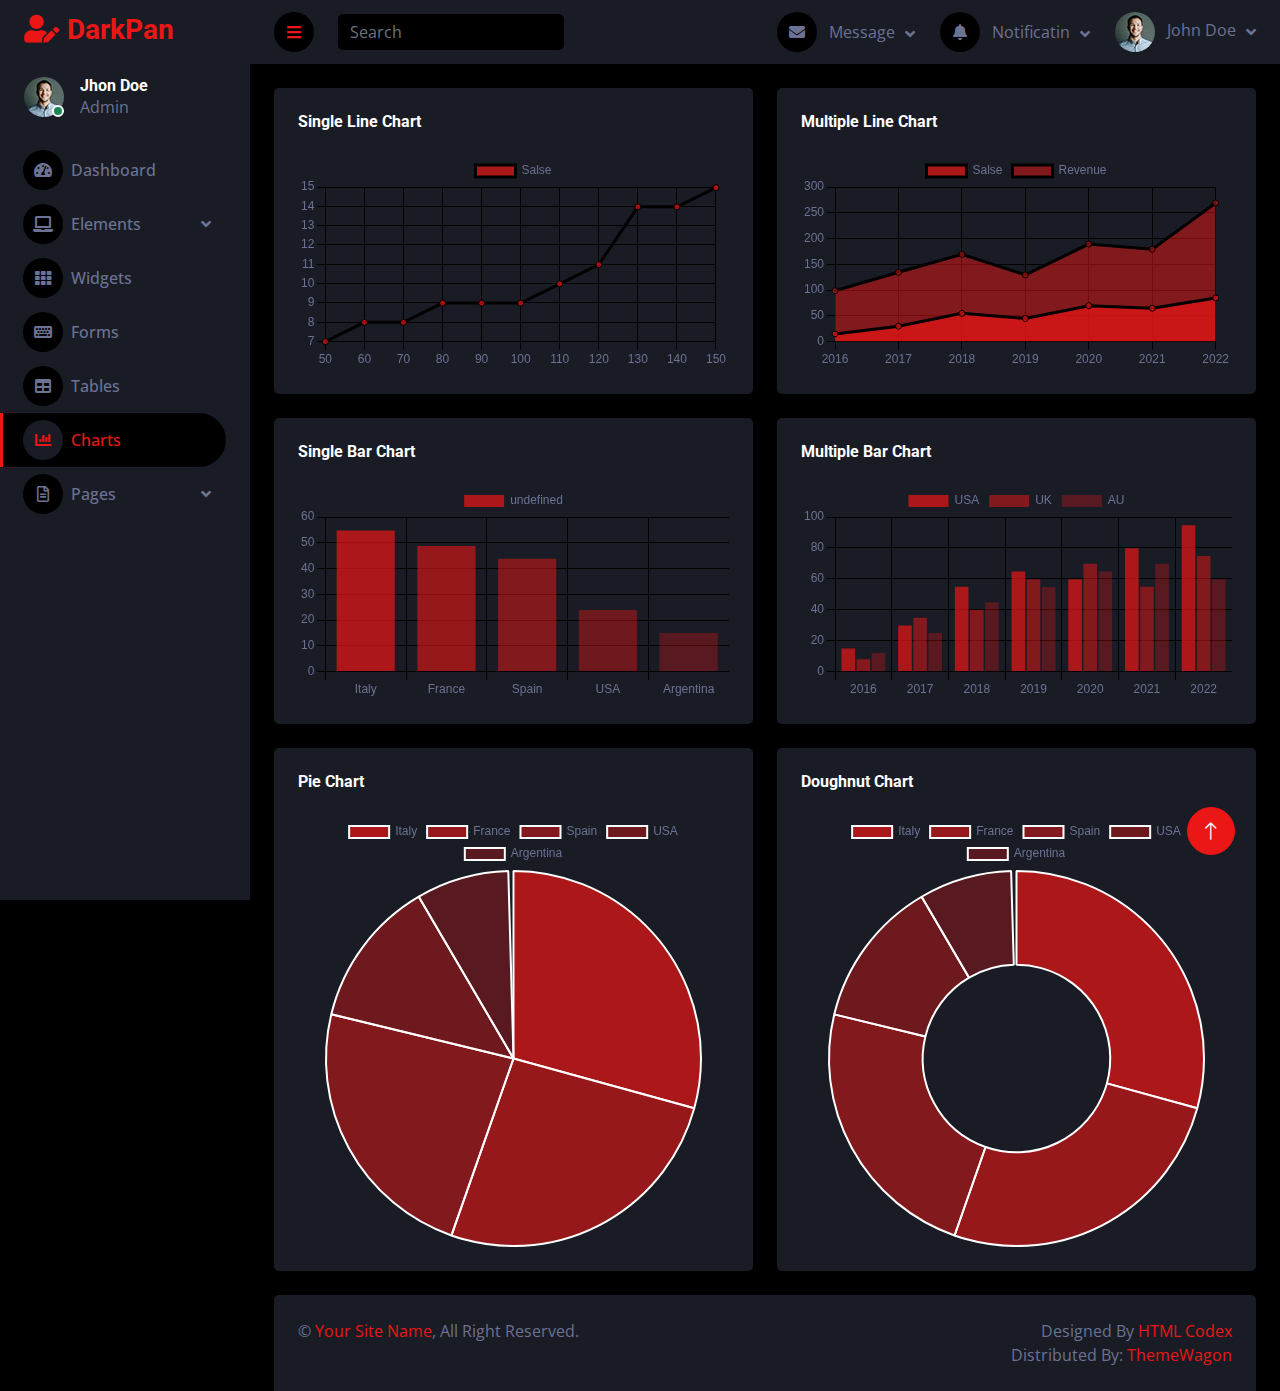
<file: front/darkpan-1.0.0/chart.html>
<!DOCTYPE html>
<html lang="en">

<head>
    <meta charset="utf-8">
    <title>DarkPan - Bootstrap 5 Admin Template</title>
    <meta content="width=device-width, initial-scale=1.0" name="viewport">
    <meta content="" name="keywords">
    <meta content="" name="description">

    <!-- Favicon -->
    <link href="img/favicon.ico" rel="icon">

    <!-- Google Web Fonts -->
    <link rel="preconnect" href="https://fonts.googleapis.com">
    <link rel="preconnect" href="https://fonts.gstatic.com" crossorigin>
    <link href="https://fonts.googleapis.com/css2?family=Open+Sans:wght@400;600&family=Roboto:wght@500;700&display=swap" rel="stylesheet"> 
    
    <!-- Icon Font Stylesheet -->
    <link href="https://cdnjs.cloudflare.com/ajax/libs/font-awesome/5.10.0/css/all.min.css" rel="stylesheet">
    <link href="https://cdn.jsdelivr.net/npm/bootstrap-icons@1.4.1/font/bootstrap-icons.css" rel="stylesheet">

    <!-- Libraries Stylesheet -->
    <link href="lib/owlcarousel/assets/owl.carousel.min.css" rel="stylesheet">
    <link href="lib/tempusdominus/css/tempusdominus-bootstrap-4.min.css" rel="stylesheet" />

    <!-- Customized Bootstrap Stylesheet -->
    <link href="css/bootstrap.min.css" rel="stylesheet">

    <!-- Template Stylesheet -->
    <link href="css/style.css" rel="stylesheet">
</head>

<body>
    <div class="container-fluid position-relative d-flex p-0">
        <!-- Spinner Start -->
        <div id="spinner" class="show bg-dark position-fixed translate-middle w-100 vh-100 top-50 start-50 d-flex align-items-center justify-content-center">
            <div class="spinner-border text-primary" style="width: 3rem; height: 3rem;" role="status">
                <span class="sr-only">Loading...</span>
            </div>
        </div>
        <!-- Spinner End -->


        <!-- Sidebar Start -->
        <div class="sidebar pe-4 pb-3">
            <nav class="navbar bg-secondary navbar-dark">
                <a href="index.html" class="navbar-brand mx-4 mb-3">
                    <h3 class="text-primary"><i class="fa fa-user-edit me-2"></i>DarkPan</h3>
                </a>
                <div class="d-flex align-items-center ms-4 mb-4">
                    <div class="position-relative">
                        <img class="rounded-circle" src="img/user.jpg" alt="" style="width: 40px; height: 40px;">
                        <div class="bg-success rounded-circle border border-2 border-white position-absolute end-0 bottom-0 p-1"></div>
                    </div>
                    <div class="ms-3">
                        <h6 class="mb-0">Jhon Doe</h6>
                        <span>Admin</span>
                    </div>
                </div>
                <div class="navbar-nav w-100">
                    <a href="index.html" class="nav-item nav-link"><i class="fa fa-tachometer-alt me-2"></i>Dashboard</a>
                    <div class="nav-item dropdown">
                        <a href="#" class="nav-link dropdown-toggle" data-bs-toggle="dropdown"><i class="fa fa-laptop me-2"></i>Elements</a>
                        <div class="dropdown-menu bg-transparent border-0">
                            <a href="button.html" class="dropdown-item">Buttons</a>
                            <a href="typography.html" class="dropdown-item">Typography</a>
                            <a href="element.html" class="dropdown-item">Other Elements</a>
                        </div>
                    </div>
                    <a href="widget.html" class="nav-item nav-link"><i class="fa fa-th me-2"></i>Widgets</a>
                    <a href="form.html" class="nav-item nav-link"><i class="fa fa-keyboard me-2"></i>Forms</a>
                    <a href="table.html" class="nav-item nav-link"><i class="fa fa-table me-2"></i>Tables</a>
                    <a href="chart.html" class="nav-item nav-link active"><i class="fa fa-chart-bar me-2"></i>Charts</a>
                    <div class="nav-item dropdown">
                        <a href="#" class="nav-link dropdown-toggle" data-bs-toggle="dropdown"><i class="far fa-file-alt me-2"></i>Pages</a>
                        <div class="dropdown-menu bg-transparent border-0">
                            <a href="signin.html" class="dropdown-item">Sign In</a>
                            <a href="signup.html" class="dropdown-item">Sign Up</a>
                            <a href="404.html" class="dropdown-item">404 Error</a>
                            <a href="blank.html" class="dropdown-item">Blank Page</a>
                        </div>
                    </div>
                </div>
            </nav>
        </div>
        <!-- Sidebar End -->


        <!-- Content Start -->
        <div class="content">
            <!-- Navbar Start -->
            <nav class="navbar navbar-expand bg-secondary navbar-dark sticky-top px-4 py-0">
                <a href="index.html" class="navbar-brand d-flex d-lg-none me-4">
                    <h2 class="text-primary mb-0"><i class="fa fa-user-edit"></i></h2>
                </a>
                <a href="#" class="sidebar-toggler flex-shrink-0">
                    <i class="fa fa-bars"></i>
                </a>
                <form class="d-none d-md-flex ms-4">
                    <input class="form-control bg-dark border-0" type="search" placeholder="Search">
                </form>
                <div class="navbar-nav align-items-center ms-auto">
                    <div class="nav-item dropdown">
                        <a href="#" class="nav-link dropdown-toggle" data-bs-toggle="dropdown">
                            <i class="fa fa-envelope me-lg-2"></i>
                            <span class="d-none d-lg-inline-flex">Message</span>
                        </a>
                        <div class="dropdown-menu dropdown-menu-end bg-secondary border-0 rounded-0 rounded-bottom m-0">
                            <a href="#" class="dropdown-item">
                                <div class="d-flex align-items-center">
                                    <img class="rounded-circle" src="img/user.jpg" alt="" style="width: 40px; height: 40px;">
                                    <div class="ms-2">
                                        <h6 class="fw-normal mb-0">Jhon send you a message</h6>
                                        <small>15 minutes ago</small>
                                    </div>
                                </div>
                            </a>
                            <hr class="dropdown-divider">
                            <a href="#" class="dropdown-item">
                                <div class="d-flex align-items-center">
                                    <img class="rounded-circle" src="img/user.jpg" alt="" style="width: 40px; height: 40px;">
                                    <div class="ms-2">
                                        <h6 class="fw-normal mb-0">Jhon send you a message</h6>
                                        <small>15 minutes ago</small>
                                    </div>
                                </div>
                            </a>
                            <hr class="dropdown-divider">
                            <a href="#" class="dropdown-item">
                                <div class="d-flex align-items-center">
                                    <img class="rounded-circle" src="img/user.jpg" alt="" style="width: 40px; height: 40px;">
                                    <div class="ms-2">
                                        <h6 class="fw-normal mb-0">Jhon send you a message</h6>
                                        <small>15 minutes ago</small>
                                    </div>
                                </div>
                            </a>
                            <hr class="dropdown-divider">
                            <a href="#" class="dropdown-item text-center">See all message</a>
                        </div>
                    </div>
                    <div class="nav-item dropdown">
                        <a href="#" class="nav-link dropdown-toggle" data-bs-toggle="dropdown">
                            <i class="fa fa-bell me-lg-2"></i>
                            <span class="d-none d-lg-inline-flex">Notificatin</span>
                        </a>
                        <div class="dropdown-menu dropdown-menu-end bg-secondary border-0 rounded-0 rounded-bottom m-0">
                            <a href="#" class="dropdown-item">
                                <h6 class="fw-normal mb-0">Profile updated</h6>
                                <small>15 minutes ago</small>
                            </a>
                            <hr class="dropdown-divider">
                            <a href="#" class="dropdown-item">
                                <h6 class="fw-normal mb-0">New user added</h6>
                                <small>15 minutes ago</small>
                            </a>
                            <hr class="dropdown-divider">
                            <a href="#" class="dropdown-item">
                                <h6 class="fw-normal mb-0">Password changed</h6>
                                <small>15 minutes ago</small>
                            </a>
                            <hr class="dropdown-divider">
                            <a href="#" class="dropdown-item text-center">See all notifications</a>
                        </div>
                    </div>
                    <div class="nav-item dropdown">
                        <a href="#" class="nav-link dropdown-toggle" data-bs-toggle="dropdown">
                            <img class="rounded-circle me-lg-2" src="img/user.jpg" alt="" style="width: 40px; height: 40px;">
                            <span class="d-none d-lg-inline-flex">John Doe</span>
                        </a>
                        <div class="dropdown-menu dropdown-menu-end bg-secondary border-0 rounded-0 rounded-bottom m-0">
                            <a href="#" class="dropdown-item">My Profile</a>
                            <a href="#" class="dropdown-item">Settings</a>
                            <a href="#" class="dropdown-item">Log Out</a>
                        </div>
                    </div>
                </div>
            </nav>
            <!-- Navbar End -->


            <!-- Chart Start -->
            <div class="container-fluid pt-4 px-4">
                <div class="row g-4">
                    <div class="col-sm-12 col-xl-6">
                        <div class="bg-secondary rounded h-100 p-4">
                            <h6 class="mb-4">Single Line Chart</h6>
                            <canvas id="line-chart"></canvas>
                        </div>
                    </div>
                    <div class="col-sm-12 col-xl-6">
                        <div class="bg-secondary rounded h-100 p-4">
                            <h6 class="mb-4">Multiple Line Chart</h6>
                            <canvas id="salse-revenue"></canvas>
                        </div>
                    </div>
                    <div class="col-sm-12 col-xl-6">
                        <div class="bg-secondary rounded h-100 p-4">
                            <h6 class="mb-4">Single Bar Chart</h6>
                            <canvas id="bar-chart"></canvas>
                        </div>
                    </div>
                    <div class="col-sm-12 col-xl-6">
                        <div class="bg-secondary rounded h-100 p-4">
                            <h6 class="mb-4">Multiple Bar Chart</h6>
                            <canvas id="worldwide-sales"></canvas>
                        </div>
                    </div>
                    <div class="col-sm-12 col-xl-6">
                        <div class="bg-secondary rounded h-100 p-4">
                            <h6 class="mb-4">Pie Chart</h6>
                            <canvas id="pie-chart"></canvas>
                        </div>
                    </div>
                    <div class="col-sm-12 col-xl-6">
                        <div class="bg-secondary rounded h-100 p-4">
                            <h6 class="mb-4">Doughnut Chart</h6>
                            <canvas id="doughnut-chart"></canvas>
                        </div>
                    </div>
                </div>
            </div>
            <!-- Chart End -->


            <!-- Footer Start -->
            <div class="container-fluid pt-4 px-4">
                <div class="bg-secondary rounded-top p-4">
                    <div class="row">
                        <div class="col-12 col-sm-6 text-center text-sm-start">
                            &copy; <a href="#">Your Site Name</a>, All Right Reserved. 
                        </div>
                        <div class="col-12 col-sm-6 text-center text-sm-end">
                            <!--/*** This template is free as long as you keep the footer author’s credit link/attribution link/backlink. If you'd like to use the template without the footer author’s credit link/attribution link/backlink, you can purchase the Credit Removal License from "https://htmlcodex.com/credit-removal". Thank you for your support. ***/-->
                            Designed By <a href="https://htmlcodex.com">HTML Codex</a>
                            <br>Distributed By: <a href="https://themewagon.com" target="_blank">ThemeWagon</a>
                        </div>
                    </div>
                </div>
            </div>
            <!-- Footer End -->
        </div>
        <!-- Content End -->


        <!-- Back to Top -->
        <a href="#" class="btn btn-lg btn-primary btn-lg-square back-to-top"><i class="bi bi-arrow-up"></i></a>
    </div>

    <!-- JavaScript Libraries -->
    <script src="https://code.jquery.com/jquery-3.4.1.min.js"></script>
    <script src="https://cdn.jsdelivr.net/npm/bootstrap@5.0.0/dist/js/bootstrap.bundle.min.js"></script>
    <script src="lib/chart/chart.min.js"></script>
    <script src="lib/easing/easing.min.js"></script>
    <script src="lib/waypoints/waypoints.min.js"></script>
    <script src="lib/owlcarousel/owl.carousel.min.js"></script>
    <script src="lib/tempusdominus/js/moment.min.js"></script>
    <script src="lib/tempusdominus/js/moment-timezone.min.js"></script>
    <script src="lib/tempusdominus/js/tempusdominus-bootstrap-4.min.js"></script>

    <!-- Template Javascript -->
    <script src="js/main.js"></script>
</body>

</html>
</file>
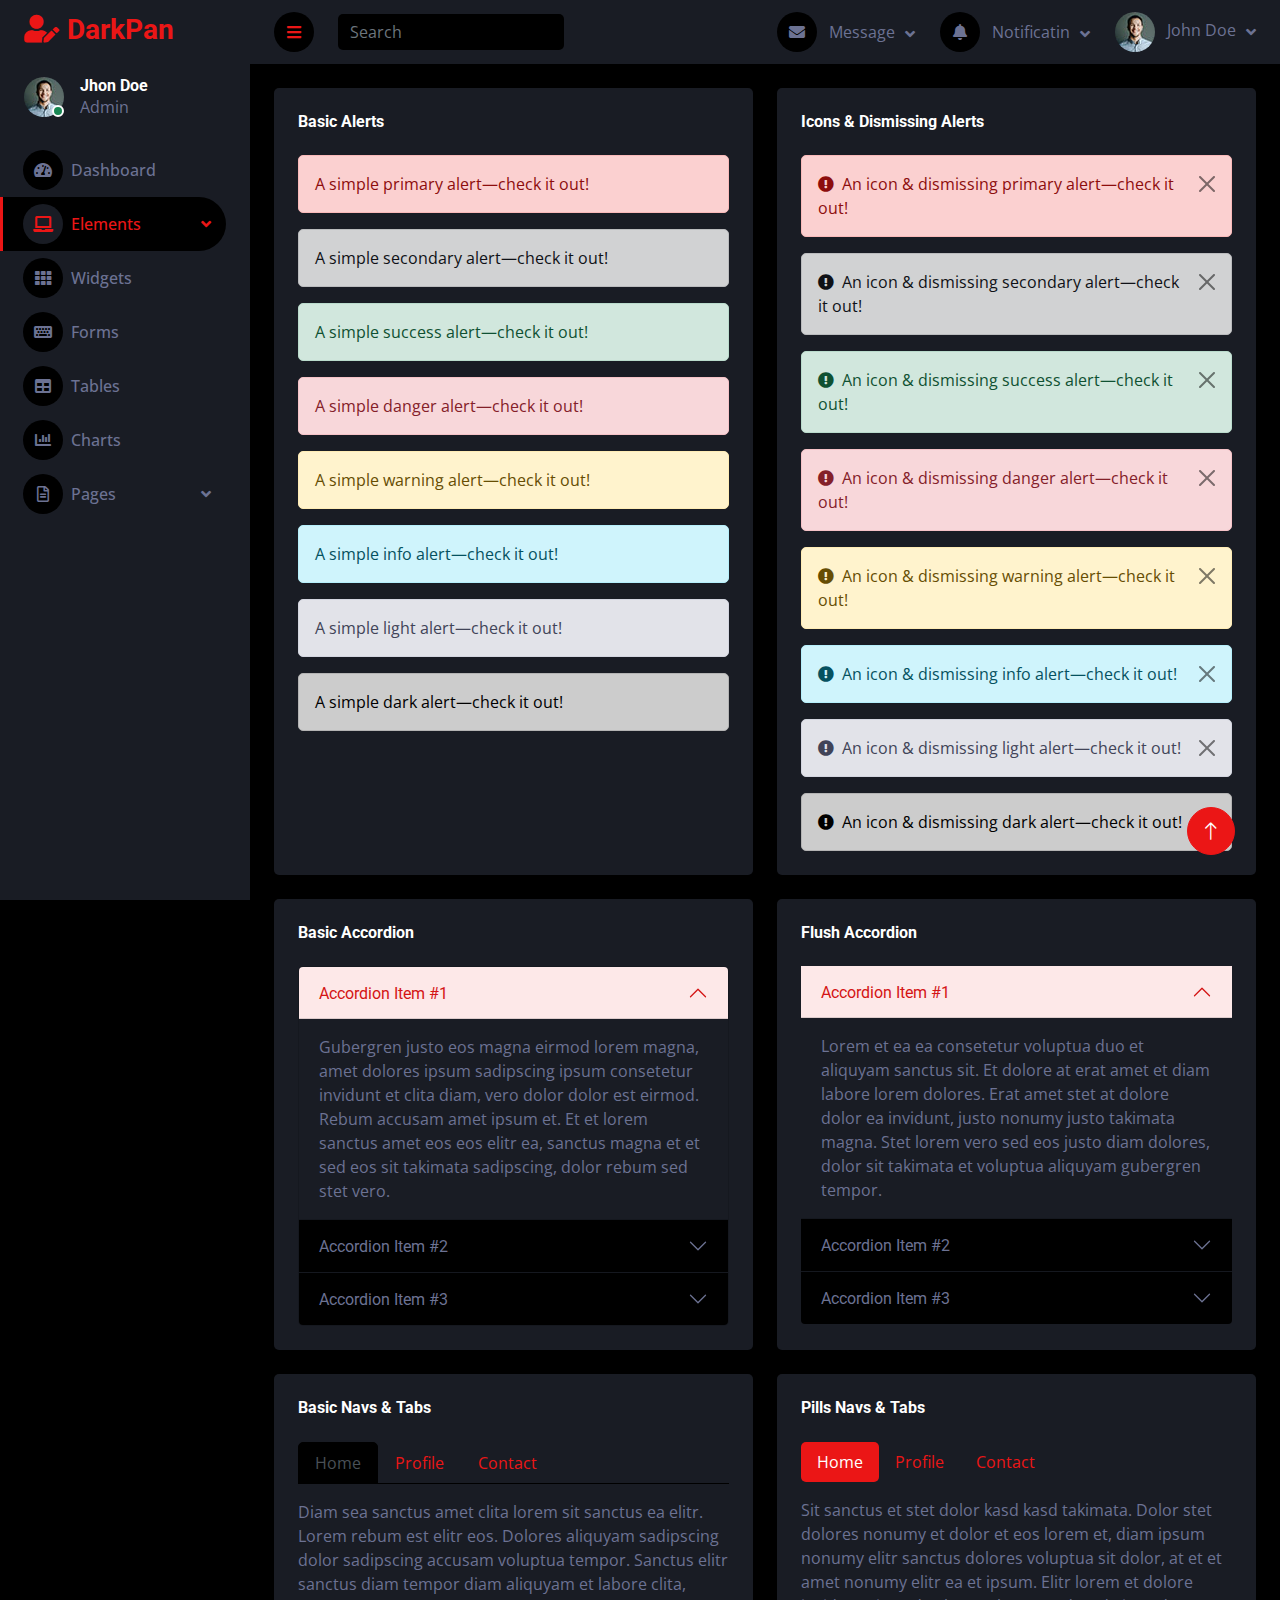
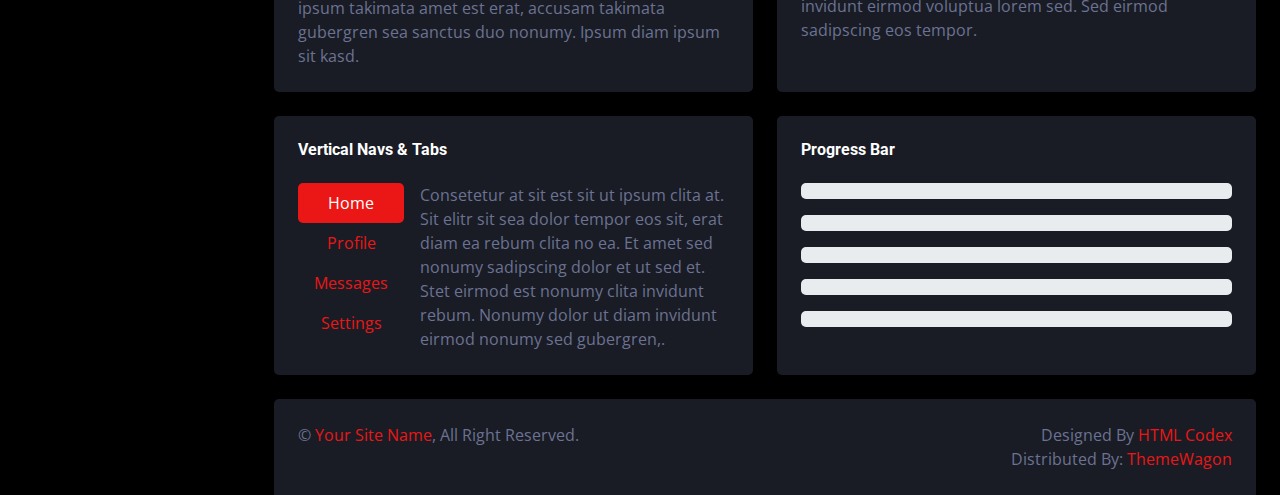
<file: front/darkpan-1.0.0/element.html>
<!DOCTYPE html>
<html lang="en">

<head>
    <meta charset="utf-8">
    <title>DarkPan - Bootstrap 5 Admin Template</title>
    <meta content="width=device-width, initial-scale=1.0" name="viewport">
    <meta content="" name="keywords">
    <meta content="" name="description">

    <!-- Favicon -->
    <link href="img/favicon.ico" rel="icon">

    <!-- Google Web Fonts -->
    <link rel="preconnect" href="https://fonts.googleapis.com">
    <link rel="preconnect" href="https://fonts.gstatic.com" crossorigin>
    <link href="https://fonts.googleapis.com/css2?family=Open+Sans:wght@400;600&family=Roboto:wght@500;700&display=swap" rel="stylesheet"> 
    
    <!-- Icon Font Stylesheet -->
    <link href="https://cdnjs.cloudflare.com/ajax/libs/font-awesome/5.10.0/css/all.min.css" rel="stylesheet">
    <link href="https://cdn.jsdelivr.net/npm/bootstrap-icons@1.4.1/font/bootstrap-icons.css" rel="stylesheet">

    <!-- Libraries Stylesheet -->
    <link href="lib/owlcarousel/assets/owl.carousel.min.css" rel="stylesheet">
    <link href="lib/tempusdominus/css/tempusdominus-bootstrap-4.min.css" rel="stylesheet" />

    <!-- Customized Bootstrap Stylesheet -->
    <link href="css/bootstrap.min.css" rel="stylesheet">

    <!-- Template Stylesheet -->
    <link href="css/style.css" rel="stylesheet">
</head>

<body>
    <div class="container-fluid position-relative d-flex p-0">
        <!-- Spinner Start -->
        <div id="spinner" class="show bg-dark position-fixed translate-middle w-100 vh-100 top-50 start-50 d-flex align-items-center justify-content-center">
            <div class="spinner-border text-primary" style="width: 3rem; height: 3rem;" role="status">
                <span class="sr-only">Loading...</span>
            </div>
        </div>
        <!-- Spinner End -->


        <!-- Sidebar Start -->
        <div class="sidebar pe-4 pb-3">
            <nav class="navbar bg-secondary navbar-dark">
                <a href="index.html" class="navbar-brand mx-4 mb-3">
                    <h3 class="text-primary"><i class="fa fa-user-edit me-2"></i>DarkPan</h3>
                </a>
                <div class="d-flex align-items-center ms-4 mb-4">
                    <div class="position-relative">
                        <img class="rounded-circle" src="img/user.jpg" alt="" style="width: 40px; height: 40px;">
                        <div class="bg-success rounded-circle border border-2 border-white position-absolute end-0 bottom-0 p-1"></div>
                    </div>
                    <div class="ms-3">
                        <h6 class="mb-0">Jhon Doe</h6>
                        <span>Admin</span>
                    </div>
                </div>
                <div class="navbar-nav w-100">
                    <a href="index.html" class="nav-item nav-link"><i class="fa fa-tachometer-alt me-2"></i>Dashboard</a>
                    <div class="nav-item dropdown">
                        <a href="#" class="nav-link dropdown-toggle active" data-bs-toggle="dropdown"><i class="fa fa-laptop me-2"></i>Elements</a>
                        <div class="dropdown-menu bg-transparent border-0">
                            <a href="button.html" class="dropdown-item">Buttons</a>
                            <a href="typography.html" class="dropdown-item">Typography</a>
                            <a href="element.html" class="dropdown-item active">Other Elements</a>
                        </div>
                    </div>
                    <a href="widget.html" class="nav-item nav-link"><i class="fa fa-th me-2"></i>Widgets</a>
                    <a href="form.html" class="nav-item nav-link"><i class="fa fa-keyboard me-2"></i>Forms</a>
                    <a href="table.html" class="nav-item nav-link"><i class="fa fa-table me-2"></i>Tables</a>
                    <a href="chart.html" class="nav-item nav-link"><i class="fa fa-chart-bar me-2"></i>Charts</a>
                    <div class="nav-item dropdown">
                        <a href="#" class="nav-link dropdown-toggle" data-bs-toggle="dropdown"><i class="far fa-file-alt me-2"></i>Pages</a>
                        <div class="dropdown-menu bg-transparent border-0">
                            <a href="signin.html" class="dropdown-item">Sign In</a>
                            <a href="signup.html" class="dropdown-item">Sign Up</a>
                            <a href="404.html" class="dropdown-item">404 Error</a>
                            <a href="blank.html" class="dropdown-item">Blank Page</a>
                        </div>
                    </div>
                </div>
            </nav>
        </div>
        <!-- Sidebar End -->


        <!-- Content Start -->
        <div class="content">
            <!-- Navbar Start -->
            <nav class="navbar navbar-expand bg-secondary navbar-dark sticky-top px-4 py-0">
                <a href="index.html" class="navbar-brand d-flex d-lg-none me-4">
                    <h2 class="text-primary mb-0"><i class="fa fa-user-edit"></i></h2>
                </a>
                <a href="#" class="sidebar-toggler flex-shrink-0">
                    <i class="fa fa-bars"></i>
                </a>
                <form class="d-none d-md-flex ms-4">
                    <input class="form-control bg-dark border-0" type="search" placeholder="Search">
                </form>
                <div class="navbar-nav align-items-center ms-auto">
                    <div class="nav-item dropdown">
                        <a href="#" class="nav-link dropdown-toggle" data-bs-toggle="dropdown">
                            <i class="fa fa-envelope me-lg-2"></i>
                            <span class="d-none d-lg-inline-flex">Message</span>
                        </a>
                        <div class="dropdown-menu dropdown-menu-end bg-secondary border-0 rounded-0 rounded-bottom m-0">
                            <a href="#" class="dropdown-item">
                                <div class="d-flex align-items-center">
                                    <img class="rounded-circle" src="img/user.jpg" alt="" style="width: 40px; height: 40px;">
                                    <div class="ms-2">
                                        <h6 class="fw-normal mb-0">Jhon send you a message</h6>
                                        <small>15 minutes ago</small>
                                    </div>
                                </div>
                            </a>
                            <hr class="dropdown-divider">
                            <a href="#" class="dropdown-item">
                                <div class="d-flex align-items-center">
                                    <img class="rounded-circle" src="img/user.jpg" alt="" style="width: 40px; height: 40px;">
                                    <div class="ms-2">
                                        <h6 class="fw-normal mb-0">Jhon send you a message</h6>
                                        <small>15 minutes ago</small>
                                    </div>
                                </div>
                            </a>
                            <hr class="dropdown-divider">
                            <a href="#" class="dropdown-item">
                                <div class="d-flex align-items-center">
                                    <img class="rounded-circle" src="img/user.jpg" alt="" style="width: 40px; height: 40px;">
                                    <div class="ms-2">
                                        <h6 class="fw-normal mb-0">Jhon send you a message</h6>
                                        <small>15 minutes ago</small>
                                    </div>
                                </div>
                            </a>
                            <hr class="dropdown-divider">
                            <a href="#" class="dropdown-item text-center">See all message</a>
                        </div>
                    </div>
                    <div class="nav-item dropdown">
                        <a href="#" class="nav-link dropdown-toggle" data-bs-toggle="dropdown">
                            <i class="fa fa-bell me-lg-2"></i>
                            <span class="d-none d-lg-inline-flex">Notificatin</span>
                        </a>
                        <div class="dropdown-menu dropdown-menu-end bg-secondary border-0 rounded-0 rounded-bottom m-0">
                            <a href="#" class="dropdown-item">
                                <h6 class="fw-normal mb-0">Profile updated</h6>
                                <small>15 minutes ago</small>
                            </a>
                            <hr class="dropdown-divider">
                            <a href="#" class="dropdown-item">
                                <h6 class="fw-normal mb-0">New user added</h6>
                                <small>15 minutes ago</small>
                            </a>
                            <hr class="dropdown-divider">
                            <a href="#" class="dropdown-item">
                                <h6 class="fw-normal mb-0">Password changed</h6>
                                <small>15 minutes ago</small>
                            </a>
                            <hr class="dropdown-divider">
                            <a href="#" class="dropdown-item text-center">See all notifications</a>
                        </div>
                    </div>
                    <div class="nav-item dropdown">
                        <a href="#" class="nav-link dropdown-toggle" data-bs-toggle="dropdown">
                            <img class="rounded-circle me-lg-2" src="img/user.jpg" alt="" style="width: 40px; height: 40px;">
                            <span class="d-none d-lg-inline-flex">John Doe</span>
                        </a>
                        <div class="dropdown-menu dropdown-menu-end bg-secondary border-0 rounded-0 rounded-bottom m-0">
                            <a href="#" class="dropdown-item">My Profile</a>
                            <a href="#" class="dropdown-item">Settings</a>
                            <a href="#" class="dropdown-item">Log Out</a>
                        </div>
                    </div>
                </div>
            </nav>
            <!-- Navbar End -->


            <!-- Other Elements Start -->
            <div class="container-fluid pt-4 px-4">
                <div class="row g-4">
                    <div class="col-sm-12 col-xl-6">
                        <div class="bg-secondary rounded h-100 p-4">
                            <h6 class="mb-4">Basic Alerts</h6>
                            <div class="alert alert-primary" role="alert">
                                A simple primary alert—check it out!
                            </div>
                            <div class="alert alert-secondary" role="alert">
                                A simple secondary alert—check it out!
                            </div>
                            <div class="alert alert-success" role="alert">
                                A simple success alert—check it out!
                            </div>
                            <div class="alert alert-danger" role="alert">
                                A simple danger alert—check it out!
                            </div>
                            <div class="alert alert-warning" role="alert">
                                A simple warning alert—check it out!
                            </div>
                            <div class="alert alert-info" role="alert">
                                A simple info alert—check it out!
                            </div>
                            <div class="alert alert-light" role="alert">
                                A simple light alert—check it out!
                            </div>
                            <div class="alert alert-dark mb-0" role="alert">
                                A simple dark alert—check it out!
                            </div>
                        </div>
                    </div>
                    <div class="col-sm-12 col-xl-6">
                        <div class="bg-secondary rounded h-100 p-4">
                            <h6 class="mb-4">Icons & Dismissing Alerts</h6>
                            <div class="alert alert-primary alert-dismissible fade show" role="alert">
                                <i class="fa fa-exclamation-circle me-2"></i>An icon & dismissing primary alert—check it out!
                                <button type="button" class="btn-close" data-bs-dismiss="alert" aria-label="Close"></button>
                            </div>
                            <div class="alert alert-secondary alert-dismissible fade show" role="alert">
                                <i class="fa fa-exclamation-circle me-2"></i>An icon & dismissing secondary alert—check it out!
                                <button type="button" class="btn-close" data-bs-dismiss="alert" aria-label="Close"></button>
                            </div>
                            <div class="alert alert-success alert-dismissible fade show" role="alert">
                                <i class="fa fa-exclamation-circle me-2"></i>An icon & dismissing success alert—check it out!
                                <button type="button" class="btn-close" data-bs-dismiss="alert" aria-label="Close"></button>
                            </div>
                            <div class="alert alert-danger alert-dismissible fade show" role="alert">
                                <i class="fa fa-exclamation-circle me-2"></i>An icon & dismissing danger alert—check it out!
                                <button type="button" class="btn-close" data-bs-dismiss="alert" aria-label="Close"></button>
                            </div>
                            <div class="alert alert-warning alert-dismissible fade show" role="alert">
                                <i class="fa fa-exclamation-circle me-2"></i>An icon & dismissing warning alert—check it out!
                                <button type="button" class="btn-close" data-bs-dismiss="alert" aria-label="Close"></button>
                            </div>
                            <div class="alert alert-info alert-dismissible fade show" role="alert">
                                <i class="fa fa-exclamation-circle me-2"></i>An icon & dismissing info alert—check it out!
                                <button type="button" class="btn-close" data-bs-dismiss="alert" aria-label="Close"></button>
                            </div>
                            <div class="alert alert-light alert-dismissible fade show" role="alert">
                                <i class="fa fa-exclamation-circle me-2"></i>An icon & dismissing light alert—check it out!
                                <button type="button" class="btn-close" data-bs-dismiss="alert" aria-label="Close"></button>
                            </div>
                            <div class="alert alert-dark alert-dismissible fade show mb-0" role="alert">
                                <i class="fa fa-exclamation-circle me-2"></i>An icon & dismissing dark alert—check it out!
                                <button type="button" class="btn-close" data-bs-dismiss="alert" aria-label="Close"></button>
                            </div>
                        </div>
                    </div>
                    <div class="col-sm-12 col-xl-6">
                        <div class="bg-secondary rounded h-100 p-4">
                            <h6 class="mb-4">Basic Accordion</h6>
                            <div class="accordion" id="accordionExample">
                                <div class="accordion-item bg-transparent">
                                    <h2 class="accordion-header" id="headingOne">
                                        <button class="accordion-button" type="button" data-bs-toggle="collapse"
                                            data-bs-target="#collapseOne" aria-expanded="true"
                                            aria-controls="collapseOne">
                                            Accordion Item #1
                                        </button>
                                    </h2>
                                    <div id="collapseOne" class="accordion-collapse collapse show"
                                        aria-labelledby="headingOne" data-bs-parent="#accordionExample">
                                        <div class="accordion-body">
                                            Gubergren justo eos magna eirmod lorem magna, amet dolores ipsum sadipscing ipsum consetetur invidunt et clita diam, vero dolor dolor est eirmod. Rebum accusam amet ipsum et. Et et lorem sanctus amet eos eos elitr ea, sanctus magna et et sed eos sit takimata sadipscing, dolor rebum sed stet vero.
                                        </div>
                                    </div>
                                </div>
                                <div class="accordion-item bg-transparent">
                                    <h2 class="accordion-header" id="headingTwo">
                                        <button class="accordion-button collapsed" type="button"
                                            data-bs-toggle="collapse" data-bs-target="#collapseTwo"
                                            aria-expanded="false" aria-controls="collapseTwo">
                                            Accordion Item #2
                                        </button>
                                    </h2>
                                    <div id="collapseTwo" class="accordion-collapse collapse"
                                        aria-labelledby="headingTwo" data-bs-parent="#accordionExample">
                                        <div class="accordion-body">
                                            Voluptua sit dolores consetetur ea et diam est et takimata. Et erat sadipscing dolores et stet diam ut ut diam, sit aliquyam no magna et dolore lorem dolor sit. Lorem lorem sed sed duo, eirmod sit diam ipsum sit erat, lorem sit dolor diam amet ea aliquyam tempor rebum invidunt,.
                                        </div>
                                    </div>
                                </div>
                                <div class="accordion-item bg-transparent">
                                    <h2 class="accordion-header" id="headingThree">
                                        <button class="accordion-button collapsed" type="button"
                                            data-bs-toggle="collapse" data-bs-target="#collapseThree"
                                            aria-expanded="false" aria-controls="collapseThree">
                                            Accordion Item #3
                                        </button>
                                    </h2>
                                    <div id="collapseThree" class="accordion-collapse collapse"
                                        aria-labelledby="headingThree" data-bs-parent="#accordionExample">
                                        <div class="accordion-body">
                                            Dolore eos dolor tempor justo sea eos amet eos kasd dolor, et diam tempor lorem dolores vero. Stet dolore gubergren nonumy diam. Consetetur sit takimata magna invidunt, dolore sea amet consetetur ea et rebum, invidunt et amet sit sea. Dolor eirmod sed magna sadipscing sadipscing lorem lorem sed, sit lorem.
                                        </div>
                                    </div>
                                </div>
                            </div>
                        </div>
                    </div>
                    <div class="col-sm-12 col-xl-6">
                        <div class="bg-secondary rounded h-100 p-4">
                            <h6 class="mb-4">Flush Accordion</h6>
                            <div class="accordion accordion-flush" id="accordionFlushExample">
                                <div class="accordion-item bg-transparent">
                                    <h2 class="accordion-header" id="flush-headingOne">
                                        <button class="accordion-button" type="button"
                                            data-bs-toggle="collapse" data-bs-target="#flush-collapseOne"
                                            aria-expanded="true" aria-controls="flush-collapseOne">
                                            Accordion Item #1
                                        </button>
                                    </h2>
                                    <div id="flush-collapseOne" class="accordion-collapse collapse show"
                                        aria-labelledby="flush-headingOne" data-bs-parent="#accordionFlushExample">
                                        <div class="accordion-body">
                                            Lorem et ea ea consetetur voluptua duo et aliquyam sanctus sit. Et dolore at erat amet et diam labore lorem dolores. Erat amet stet at dolore dolor ea invidunt, justo nonumy justo takimata magna. Stet lorem vero sed eos justo diam dolores, dolor sit takimata et voluptua aliquyam gubergren tempor.
                                        </div>
                                    </div>
                                </div>
                                <div class="accordion-item bg-transparent">
                                    <h2 class="accordion-header" id="flush-headingTwo">
                                        <button class="accordion-button collapsed" type="button"
                                            data-bs-toggle="collapse" data-bs-target="#flush-collapseTwo"
                                            aria-expanded="false" aria-controls="flush-collapseTwo">
                                            Accordion Item #2
                                        </button>
                                    </h2>
                                    <div id="flush-collapseTwo" class="accordion-collapse collapse"
                                        aria-labelledby="flush-headingTwo" data-bs-parent="#accordionFlushExample">
                                        <div class="accordion-body">
                                            Sea diam dolore aliquyam aliquyam diam et consetetur et. Accusam amet no invidunt invidunt et consetetur, magna ut nonumy kasd erat tempor dolor et. Diam magna dolor sed amet duo dolores magna vero. Amet sit sadipscing ea diam clita lorem sit. Vero et et et tempor diam. Ipsum eirmod sit.
                                        </div>
                                    </div>
                                </div>
                                <div class="accordion-item bg-transparent">
                                    <h2 class="accordion-header" id="flush-headingThree">
                                        <button class="accordion-button collapsed" type="button"
                                            data-bs-toggle="collapse" data-bs-target="#flush-collapseThree"
                                            aria-expanded="false" aria-controls="flush-collapseThree">
                                            Accordion Item #3
                                        </button>
                                    </h2>
                                    <div id="flush-collapseThree" class="accordion-collapse collapse"
                                        aria-labelledby="flush-headingThree" data-bs-parent="#accordionFlushExample">
                                        <div class="accordion-body">
                                            Sea sea sit sanctus magna gubergren kasd, magna justo ea lorem lorem. Elitr aliquyam ipsum clita consetetur duo at nonumy invidunt, invidunt eos dolore vero sit amet amet magna tempor clita, takimata diam justo stet erat et vero erat. Sit ipsum eirmod sea ut vero dolores sea clita nonumy, no.
                                        </div>
                                    </div>
                                </div>
                            </div>
                        </div>
                    </div>
                    <div class="col-sm-12 col-xl-6">
                        <div class="bg-secondary rounded h-100 p-4">
                            <h6 class="mb-4">Basic Navs & Tabs</h6>
                            <nav>
                                <div class="nav nav-tabs" id="nav-tab" role="tablist">
                                    <button class="nav-link active" id="nav-home-tab" data-bs-toggle="tab"
                                        data-bs-target="#nav-home" type="button" role="tab" aria-controls="nav-home"
                                        aria-selected="true">Home</button>
                                    <button class="nav-link" id="nav-profile-tab" data-bs-toggle="tab"
                                        data-bs-target="#nav-profile" type="button" role="tab"
                                        aria-controls="nav-profile" aria-selected="false">Profile</button>
                                    <button class="nav-link" id="nav-contact-tab" data-bs-toggle="tab"
                                        data-bs-target="#nav-contact" type="button" role="tab"
                                        aria-controls="nav-contact" aria-selected="false">Contact</button>
                                </div>
                            </nav>
                            <div class="tab-content pt-3" id="nav-tabContent">
                                <div class="tab-pane fade show active" id="nav-home" role="tabpanel" aria-labelledby="nav-home-tab">
                                    Diam sea sanctus amet clita lorem sit sanctus ea elitr. Lorem rebum est elitr eos. Dolores aliquyam sadipscing dolor sadipscing accusam voluptua tempor. Sanctus elitr sanctus diam tempor diam aliquyam et labore clita, ipsum takimata amet est erat, accusam takimata gubergren sea sanctus duo nonumy. Ipsum diam ipsum sit kasd.
                                </div>
                                <div class="tab-pane fade" id="nav-profile" role="tabpanel" aria-labelledby="nav-profile-tab">
                                    Sanctus vero sit kasd sea gubergren takimata consetetur elitr elitr, consetetur sadipscing takimata ipsum dolores. Accusam duo accusam et labore ea elitr ipsum tempor sit, dolore aliquyam ipsum sit amet sit. Et dolore ipsum labore invidunt rebum. Sed dolore gubergren sanctus vero diam lorem rebum elitr, erat diam dolor clita.
                                </div>
                                <div class="tab-pane fade" id="nav-contact" role="tabpanel" aria-labelledby="nav-contact-tab">
                                    Sit consetetur eirmod lorem ea magna sadipscing ipsum elitr invidunt, dolores lorem erat ipsum ut aliquyam eos lorem sed. Nonumy aliquyam ea justo eos dolores dolores duo dolores. Aliquyam dolor sea dolores sit takimata no erat vero. At lorem justo tempor lorem duo, stet kasd aliquyam ipsum voluptua labore at.
                                </div>
                            </div>
                        </div>
                    </div>
                    <div class="col-sm-12 col-xl-6">
                        <div class="bg-secondary rounded h-100 p-4">
                            <h6 class="mb-4">Pills Navs & Tabs</h6>
                            <ul class="nav nav-pills mb-3" id="pills-tab" role="tablist">
                                <li class="nav-item" role="presentation">
                                    <button class="nav-link active" id="pills-home-tab" data-bs-toggle="pill"
                                        data-bs-target="#pills-home" type="button" role="tab" aria-controls="pills-home"
                                        aria-selected="true">Home</button>
                                </li>
                                <li class="nav-item" role="presentation">
                                    <button class="nav-link" id="pills-profile-tab" data-bs-toggle="pill"
                                        data-bs-target="#pills-profile" type="button" role="tab"
                                        aria-controls="pills-profile" aria-selected="false">Profile</button>
                                </li>
                                <li class="nav-item" role="presentation">
                                    <button class="nav-link" id="pills-contact-tab" data-bs-toggle="pill"
                                        data-bs-target="#pills-contact" type="button" role="tab"
                                        aria-controls="pills-contact" aria-selected="false">Contact</button>
                                </li>
                            </ul>
                            <div class="tab-content" id="pills-tabContent">
                                <div class="tab-pane fade show active" id="pills-home" role="tabpanel" aria-labelledby="pills-home-tab">
                                    Sit sanctus et stet dolor kasd kasd takimata. Dolor stet dolores nonumy et dolor et eos lorem et, diam ipsum nonumy elitr sanctus dolores voluptua sit dolor, at et et amet nonumy elitr ea et ipsum. Elitr lorem et dolore invidunt eirmod voluptua lorem sed. Sed eirmod sadipscing eos tempor.
                                </div>
                                <div class="tab-pane fade" id="pills-profile" role="tabpanel" aria-labelledby="pills-profile-tab">
                                    Invidunt rebum voluptua lorem eirmod dolore. Amet no sed sanctus lorem ea. Nonumy sit stet sit magna. Rebum rebum ipsum clita erat consetetur, sit dolor sit clita et amet. Est et clita dolore takimata, sea dolores tempor erat consetetur lorem. Consetetur sea sadipscing dolor et dolores et stet, tempor elitr.
                                </div>
                                <div class="tab-pane fade" id="pills-contact" role="tabpanel" aria-labelledby="pills-contact-tab">
                                    Et diam et est sed vero ipsum voluptua dolor et, sit eos justo ipsum no ipsum amet sed aliquyam dolore, ut ipsum sanctus et consetetur. Sit ea sit clita lorem ea gubergren. Et dolore vero sanctus voluptua ipsum sadipscing amet at. Et sed dolore voluptua dolor eos tempor, erat amet.
                                </div>
                            </div>
                        </div>
                    </div>
                    <div class="col-sm-12 col-xl-6">
                        <div class="bg-secondary rounded h-100 p-4">
                            <h6 class="mb-4">Vertical Navs & Tabs</h6>
                            <div class="d-flex align-items-start">
                                <div class="nav flex-column nav-pills me-3" id="v-pills-tab" role="tablist"
                                    aria-orientation="vertical">
                                    <button class="nav-link active" id="v-pills-home-tab" data-bs-toggle="pill"
                                        data-bs-target="#v-pills-home" type="button" role="tab"
                                        aria-controls="v-pills-home" aria-selected="true">Home</button>
                                    <button class="nav-link" id="v-pills-profile-tab" data-bs-toggle="pill"
                                        data-bs-target="#v-pills-profile" type="button" role="tab"
                                        aria-controls="v-pills-profile" aria-selected="false">Profile</button>
                                    <button class="nav-link" id="v-pills-messages-tab" data-bs-toggle="pill"
                                        data-bs-target="#v-pills-messages" type="button" role="tab"
                                        aria-controls="v-pills-messages" aria-selected="false">Messages</button>
                                    <button class="nav-link" id="v-pills-settings-tab" data-bs-toggle="pill"
                                        data-bs-target="#v-pills-settings" type="button" role="tab"
                                        aria-controls="v-pills-settings" aria-selected="false">Settings</button>
                                </div>
                                <div class="tab-content" id="v-pills-tabContent">
                                    <div class="tab-pane fade show active" id="v-pills-home" role="tabpanel" aria-labelledby="v-pills-home-tab">
                                        Consetetur at sit est sit ut ipsum clita at. Sit elitr sit sea dolor tempor eos sit, erat diam ea rebum clita no ea. Et amet sed nonumy sadipscing dolor et ut sed et. Stet eirmod est nonumy clita invidunt rebum. Nonumy dolor ut diam invidunt eirmod nonumy sed gubergren,.
                                    </div>
                                    <div class="tab-pane fade" id="v-pills-profile" role="tabpanel" aria-labelledby="v-pills-profile-tab">
                                        Tempor et kasd accusam duo et dolor no accusam dolore, dolor sed voluptua duo no, sit et stet lorem dolor ipsum tempor consetetur vero, consetetur est eos sit eirmod erat diam accusam sadipscing sit. Takimata erat ea eirmod tempor elitr dolore sadipscing kasd justo, elitr tempor sed eos sadipscing magna.
                                    </div>
                                    <div class="tab-pane fade" id="v-pills-messages" role="tabpanel" aria-labelledby="v-pills-messages-tab">
                                        Sed kasd kasd ea clita sed lorem amet tempor est voluptua, labore stet dolores gubergren clita lorem sed nonumy at. Dolores et ut erat voluptua. Est voluptua stet accusam rebum, elitr amet sit takimata sea eirmod. Sanctus elitr amet sit dolore sea stet et ut. Dolor et sanctus elitr ut.
                                    </div>
                                    <div class="tab-pane fade" id="v-pills-settings" role="tabpanel" aria-labelledby="v-pills-settings-tab">
                                        Sit et vero kasd sea et at, aliquyam takimata et et est, labore et takimata sed ut stet sanctus, nonumy dolor invidunt sit labore et, amet et dolor sit dolor tempor et dolor ipsum nonumy, accusam clita sadipscing ut et labore labore est, dolore accusam vero at est sit. Invidunt.
                                    </div>
                                </div>
                            </div>
                        </div>
                    </div>
                    <div class="col-sm-12 col-xl-6">
                        <div class="bg-secondary rounded h-100 p-4">
                            <h6 class="mb-4">Progress Bar</h6>
                            <div class="pg-bar mb-3">
                                <div class="progress">
                                    <div class="progress-bar progress-bar-striped" role="progressbar" aria-valuenow="10" aria-valuemin="0" aria-valuemax="100"></div>
                                </div>
                            </div>
                            <div class="pg-bar mb-3">
                                <div class="progress">
                                    <div class="progress-bar progress-bar-striped bg-success" role="progressbar" aria-valuenow="25" aria-valuemin="0" aria-valuemax="100"></div>
                                </div>
                            </div>
                            <div class="pg-bar mb-3">
                                <div class="progress">
                                    <div class="progress-bar progress-bar-striped bg-info" role="progressbar" aria-valuenow="50" aria-valuemin="0" aria-valuemax="100"></div>
                                </div>
                            </div>
                            <div class="pg-bar mb-3">
                                <div class="progress">
                                    <div class="progress-bar progress-bar-striped bg-warning" role="progressbar" aria-valuenow="75" aria-valuemin="0" aria-valuemax="100"></div>
                                </div>
                            </div>
                            <div class="pg-bar mb-0">
                                <div class="progress">
                                    <div class="progress-bar progress-bar-striped bg-danger" role="progressbar" aria-valuenow="100" aria-valuemin="0" aria-valuemax="100"></div>
                                </div>
                            </div>
                        </div>
                    </div>
                </div>
            </div>
            <!-- Other Elements End -->


            <!-- Footer Start -->
            <div class="container-fluid pt-4 px-4">
                <div class="bg-secondary rounded-top p-4">
                    <div class="row">
                        <div class="col-12 col-sm-6 text-center text-sm-start">
                            &copy; <a href="#">Your Site Name</a>, All Right Reserved. 
                        </div>
                        <div class="col-12 col-sm-6 text-center text-sm-end">
                            <!--/*** This template is free as long as you keep the footer author’s credit link/attribution link/backlink. If you'd like to use the template without the footer author’s credit link/attribution link/backlink, you can purchase the Credit Removal License from "https://htmlcodex.com/credit-removal". Thank you for your support. ***/-->
                            Designed By <a href="https://htmlcodex.com">HTML Codex</a>
                            <br>Distributed By: <a href="https://themewagon.com" target="_blank">ThemeWagon</a>
                        </div>
                    </div>
                </div>
            </div>
            <!-- Footer End -->
        </div>
        <!-- Content End -->


        <!-- Back to Top -->
        <a href="#" class="btn btn-lg btn-primary btn-lg-square back-to-top"><i class="bi bi-arrow-up"></i></a>
    </div>

    <!-- JavaScript Libraries -->
    <script src="https://code.jquery.com/jquery-3.4.1.min.js"></script>
    <script src="https://cdn.jsdelivr.net/npm/bootstrap@5.0.0/dist/js/bootstrap.bundle.min.js"></script>
    <script src="lib/chart/chart.min.js"></script>
    <script src="lib/easing/easing.min.js"></script>
    <script src="lib/waypoints/waypoints.min.js"></script>
    <script src="lib/owlcarousel/owl.carousel.min.js"></script>
    <script src="lib/tempusdominus/js/moment.min.js"></script>
    <script src="lib/tempusdominus/js/moment-timezone.min.js"></script>
    <script src="lib/tempusdominus/js/tempusdominus-bootstrap-4.min.js"></script>

    <!-- Template Javascript -->
    <script src="js/main.js"></script>
</body>

</html>
</file>
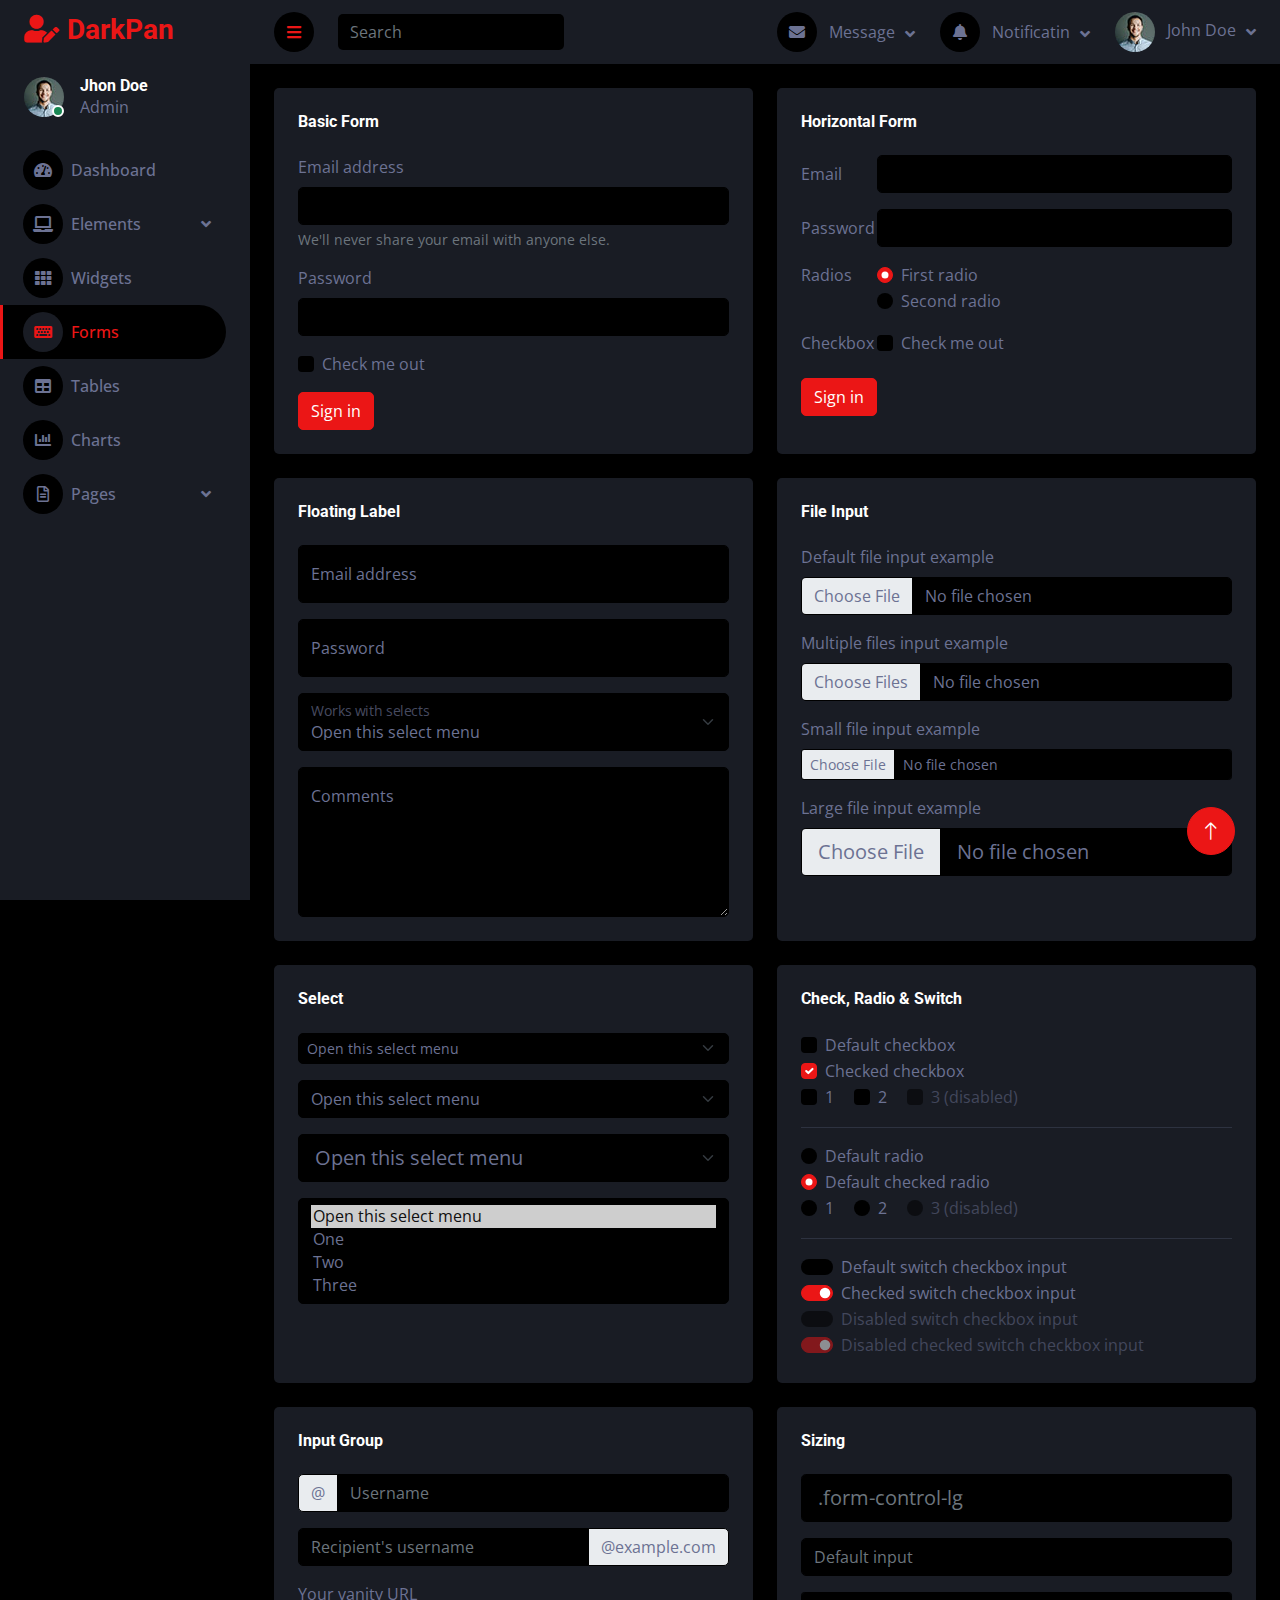
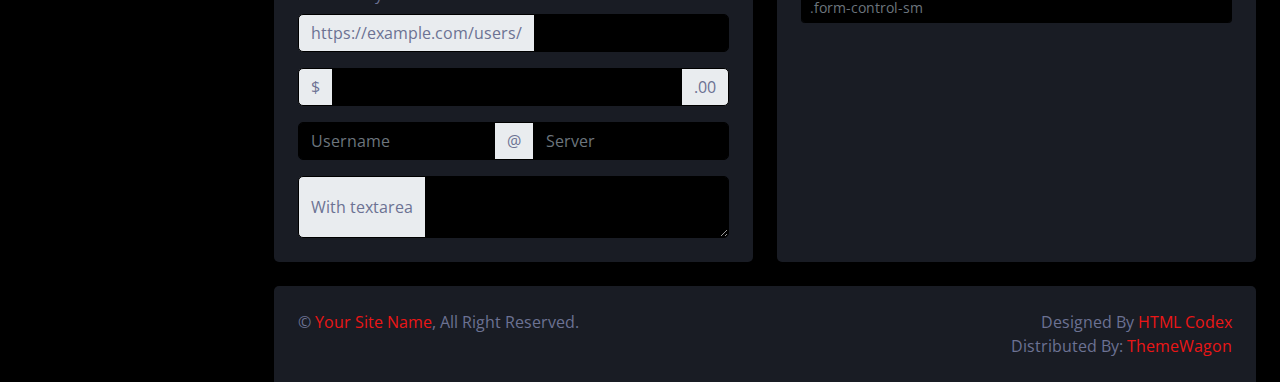
<file: front/darkpan-1.0.0/form.html>
<!DOCTYPE html>
<html lang="en">

<head>
    <meta charset="utf-8">
    <title>DarkPan - Bootstrap 5 Admin Template</title>
    <meta content="width=device-width, initial-scale=1.0" name="viewport">
    <meta content="" name="keywords">
    <meta content="" name="description">

    <!-- Favicon -->
    <link href="img/favicon.ico" rel="icon">

    <!-- Google Web Fonts -->
    <link rel="preconnect" href="https://fonts.googleapis.com">
    <link rel="preconnect" href="https://fonts.gstatic.com" crossorigin>
    <link href="https://fonts.googleapis.com/css2?family=Open+Sans:wght@400;600&family=Roboto:wght@500;700&display=swap" rel="stylesheet"> 
    
    <!-- Icon Font Stylesheet -->
    <link href="https://cdnjs.cloudflare.com/ajax/libs/font-awesome/5.10.0/css/all.min.css" rel="stylesheet">
    <link href="https://cdn.jsdelivr.net/npm/bootstrap-icons@1.4.1/font/bootstrap-icons.css" rel="stylesheet">

    <!-- Libraries Stylesheet -->
    <link href="lib/owlcarousel/assets/owl.carousel.min.css" rel="stylesheet">
    <link href="lib/tempusdominus/css/tempusdominus-bootstrap-4.min.css" rel="stylesheet" />

    <!-- Customized Bootstrap Stylesheet -->
    <link href="css/bootstrap.min.css" rel="stylesheet">

    <!-- Template Stylesheet -->
    <link href="css/style.css" rel="stylesheet">
</head>

<body>
    <div class="container-fluid position-relative d-flex p-0">
        <!-- Spinner Start -->
        <div id="spinner" class="show bg-dark position-fixed translate-middle w-100 vh-100 top-50 start-50 d-flex align-items-center justify-content-center">
            <div class="spinner-border text-primary" style="width: 3rem; height: 3rem;" role="status">
                <span class="sr-only">Loading...</span>
            </div>
        </div>
        <!-- Spinner End -->


        <!-- Sidebar Start -->
        <div class="sidebar pe-4 pb-3">
            <nav class="navbar bg-secondary navbar-dark">
                <a href="index.html" class="navbar-brand mx-4 mb-3">
                    <h3 class="text-primary"><i class="fa fa-user-edit me-2"></i>DarkPan</h3>
                </a>
                <div class="d-flex align-items-center ms-4 mb-4">
                    <div class="position-relative">
                        <img class="rounded-circle" src="img/user.jpg" alt="" style="width: 40px; height: 40px;">
                        <div class="bg-success rounded-circle border border-2 border-white position-absolute end-0 bottom-0 p-1"></div>
                    </div>
                    <div class="ms-3">
                        <h6 class="mb-0">Jhon Doe</h6>
                        <span>Admin</span>
                    </div>
                </div>
                <div class="navbar-nav w-100">
                    <a href="index.html" class="nav-item nav-link"><i class="fa fa-tachometer-alt me-2"></i>Dashboard</a>
                    <div class="nav-item dropdown">
                        <a href="#" class="nav-link dropdown-toggle" data-bs-toggle="dropdown"><i class="fa fa-laptop me-2"></i>Elements</a>
                        <div class="dropdown-menu bg-transparent border-0">
                            <a href="button.html" class="dropdown-item">Buttons</a>
                            <a href="typography.html" class="dropdown-item">Typography</a>
                            <a href="element.html" class="dropdown-item">Other Elements</a>
                        </div>
                    </div>
                    <a href="widget.html" class="nav-item nav-link"><i class="fa fa-th me-2"></i>Widgets</a>
                    <a href="form.html" class="nav-item nav-link active"><i class="fa fa-keyboard me-2"></i>Forms</a>
                    <a href="table.html" class="nav-item nav-link"><i class="fa fa-table me-2"></i>Tables</a>
                    <a href="chart.html" class="nav-item nav-link"><i class="fa fa-chart-bar me-2"></i>Charts</a>
                    <div class="nav-item dropdown">
                        <a href="#" class="nav-link dropdown-toggle" data-bs-toggle="dropdown"><i class="far fa-file-alt me-2"></i>Pages</a>
                        <div class="dropdown-menu bg-transparent border-0">
                            <a href="signin.html" class="dropdown-item">Sign In</a>
                            <a href="signup.html" class="dropdown-item">Sign Up</a>
                            <a href="404.html" class="dropdown-item">404 Error</a>
                            <a href="blank.html" class="dropdown-item">Blank Page</a>
                        </div>
                    </div>
                </div>
            </nav>
        </div>
        <!-- Sidebar End -->


        <!-- Content Start -->
        <div class="content">
            <!-- Navbar Start -->
            <nav class="navbar navbar-expand bg-secondary navbar-dark sticky-top px-4 py-0">
                <a href="index.html" class="navbar-brand d-flex d-lg-none me-4">
                    <h2 class="text-primary mb-0"><i class="fa fa-user-edit"></i></h2>
                </a>
                <a href="#" class="sidebar-toggler flex-shrink-0">
                    <i class="fa fa-bars"></i>
                </a>
                <form class="d-none d-md-flex ms-4">
                    <input class="form-control bg-dark border-0" type="search" placeholder="Search">
                </form>
                <div class="navbar-nav align-items-center ms-auto">
                    <div class="nav-item dropdown">
                        <a href="#" class="nav-link dropdown-toggle" data-bs-toggle="dropdown">
                            <i class="fa fa-envelope me-lg-2"></i>
                            <span class="d-none d-lg-inline-flex">Message</span>
                        </a>
                        <div class="dropdown-menu dropdown-menu-end bg-secondary border-0 rounded-0 rounded-bottom m-0">
                            <a href="#" class="dropdown-item">
                                <div class="d-flex align-items-center">
                                    <img class="rounded-circle" src="img/user.jpg" alt="" style="width: 40px; height: 40px;">
                                    <div class="ms-2">
                                        <h6 class="fw-normal mb-0">Jhon send you a message</h6>
                                        <small>15 minutes ago</small>
                                    </div>
                                </div>
                            </a>
                            <hr class="dropdown-divider">
                            <a href="#" class="dropdown-item">
                                <div class="d-flex align-items-center">
                                    <img class="rounded-circle" src="img/user.jpg" alt="" style="width: 40px; height: 40px;">
                                    <div class="ms-2">
                                        <h6 class="fw-normal mb-0">Jhon send you a message</h6>
                                        <small>15 minutes ago</small>
                                    </div>
                                </div>
                            </a>
                            <hr class="dropdown-divider">
                            <a href="#" class="dropdown-item">
                                <div class="d-flex align-items-center">
                                    <img class="rounded-circle" src="img/user.jpg" alt="" style="width: 40px; height: 40px;">
                                    <div class="ms-2">
                                        <h6 class="fw-normal mb-0">Jhon send you a message</h6>
                                        <small>15 minutes ago</small>
                                    </div>
                                </div>
                            </a>
                            <hr class="dropdown-divider">
                            <a href="#" class="dropdown-item text-center">See all message</a>
                        </div>
                    </div>
                    <div class="nav-item dropdown">
                        <a href="#" class="nav-link dropdown-toggle" data-bs-toggle="dropdown">
                            <i class="fa fa-bell me-lg-2"></i>
                            <span class="d-none d-lg-inline-flex">Notificatin</span>
                        </a>
                        <div class="dropdown-menu dropdown-menu-end bg-secondary border-0 rounded-0 rounded-bottom m-0">
                            <a href="#" class="dropdown-item">
                                <h6 class="fw-normal mb-0">Profile updated</h6>
                                <small>15 minutes ago</small>
                            </a>
                            <hr class="dropdown-divider">
                            <a href="#" class="dropdown-item">
                                <h6 class="fw-normal mb-0">New user added</h6>
                                <small>15 minutes ago</small>
                            </a>
                            <hr class="dropdown-divider">
                            <a href="#" class="dropdown-item">
                                <h6 class="fw-normal mb-0">Password changed</h6>
                                <small>15 minutes ago</small>
                            </a>
                            <hr class="dropdown-divider">
                            <a href="#" class="dropdown-item text-center">See all notifications</a>
                        </div>
                    </div>
                    <div class="nav-item dropdown">
                        <a href="#" class="nav-link dropdown-toggle" data-bs-toggle="dropdown">
                            <img class="rounded-circle me-lg-2" src="img/user.jpg" alt="" style="width: 40px; height: 40px;">
                            <span class="d-none d-lg-inline-flex">John Doe</span>
                        </a>
                        <div class="dropdown-menu dropdown-menu-end bg-secondary border-0 rounded-0 rounded-bottom m-0">
                            <a href="#" class="dropdown-item">My Profile</a>
                            <a href="#" class="dropdown-item">Settings</a>
                            <a href="#" class="dropdown-item">Log Out</a>
                        </div>
                    </div>
                </div>
            </nav>
            <!-- Navbar End -->


            <!-- Form Start -->
            <div class="container-fluid pt-4 px-4">
                <div class="row g-4">
                    <div class="col-sm-12 col-xl-6">
                        <div class="bg-secondary rounded h-100 p-4">
                            <h6 class="mb-4">Basic Form</h6>
                            <form>
                                <div class="mb-3">
                                    <label for="exampleInputEmail1" class="form-label">Email address</label>
                                    <input type="email" class="form-control" id="exampleInputEmail1"
                                        aria-describedby="emailHelp">
                                    <div id="emailHelp" class="form-text">We'll never share your email with anyone else.
                                    </div>
                                </div>
                                <div class="mb-3">
                                    <label for="exampleInputPassword1" class="form-label">Password</label>
                                    <input type="password" class="form-control" id="exampleInputPassword1">
                                </div>
                                <div class="mb-3 form-check">
                                    <input type="checkbox" class="form-check-input" id="exampleCheck1">
                                    <label class="form-check-label" for="exampleCheck1">Check me out</label>
                                </div>
                                <button type="submit" class="btn btn-primary">Sign in</button>
                            </form>
                        </div>
                    </div>
                    <div class="col-sm-12 col-xl-6">
                        <div class="bg-secondary rounded h-100 p-4">
                            <h6 class="mb-4">Horizontal Form</h6>
                            <form>
                                <div class="row mb-3">
                                    <label for="inputEmail3" class="col-sm-2 col-form-label">Email</label>
                                    <div class="col-sm-10">
                                        <input type="email" class="form-control" id="inputEmail3">
                                    </div>
                                </div>
                                <div class="row mb-3">
                                    <label for="inputPassword3" class="col-sm-2 col-form-label">Password</label>
                                    <div class="col-sm-10">
                                        <input type="password" class="form-control" id="inputPassword3">
                                    </div>
                                </div>
                                <fieldset class="row mb-3">
                                    <legend class="col-form-label col-sm-2 pt-0">Radios</legend>
                                    <div class="col-sm-10">
                                        <div class="form-check">
                                            <input class="form-check-input" type="radio" name="gridRadios"
                                                id="gridRadios1" value="option1" checked>
                                            <label class="form-check-label" for="gridRadios1">
                                                First radio
                                            </label>
                                        </div>
                                        <div class="form-check">
                                            <input class="form-check-input" type="radio" name="gridRadios"
                                                id="gridRadios2" value="option2">
                                            <label class="form-check-label" for="gridRadios2">
                                                Second radio
                                            </label>
                                        </div>
                                    </div>
                                </fieldset>
                                <div class="row mb-3">
                                    <legend class="col-form-label col-sm-2 pt-0">Checkbox</legend>
                                    <div class="col-sm-10">
                                        <div class="form-check">
                                            <input class="form-check-input" type="checkbox" id="gridCheck1">
                                            <label class="form-check-label" for="gridCheck1">
                                                Check me out
                                            </label>
                                        </div>
                                    </div>
                                </div>
                                <button type="submit" class="btn btn-primary">Sign in</button>
                            </form>
                        </div>
                    </div>
                    <div class="col-sm-12 col-xl-6">
                        <div class="bg-secondary rounded h-100 p-4">
                            <h6 class="mb-4">Floating Label</h6>
                            <div class="form-floating mb-3">
                                <input type="email" class="form-control" id="floatingInput"
                                    placeholder="name@example.com">
                                <label for="floatingInput">Email address</label>
                            </div>
                            <div class="form-floating mb-3">
                                <input type="password" class="form-control" id="floatingPassword"
                                    placeholder="Password">
                                <label for="floatingPassword">Password</label>
                            </div>
                            <div class="form-floating mb-3">
                                <select class="form-select" id="floatingSelect"
                                    aria-label="Floating label select example">
                                    <option selected>Open this select menu</option>
                                    <option value="1">One</option>
                                    <option value="2">Two</option>
                                    <option value="3">Three</option>
                                </select>
                                <label for="floatingSelect">Works with selects</label>
                            </div>
                            <div class="form-floating">
                                <textarea class="form-control" placeholder="Leave a comment here"
                                    id="floatingTextarea" style="height: 150px;"></textarea>
                                <label for="floatingTextarea">Comments</label>
                            </div>
                        </div>
                    </div>
                    <div class="col-sm-12 col-xl-6">
                        <div class="bg-secondary rounded h-100 p-4">
                            <h6 class="mb-4">File Input</h6>
                            <div class="mb-3">
                                <label for="formFile" class="form-label">Default file input example</label>
                                <input class="form-control bg-dark" type="file" id="formFile">
                            </div>
                            <div class="mb-3">
                                <label for="formFileMultiple" class="form-label">Multiple files input example</label>
                                <input class="form-control bg-dark" type="file" id="formFileMultiple" multiple>
                            </div>
                            <div class="mb-3">
                                <label for="formFileSm" class="form-label">Small file input example</label>
                                <input class="form-control form-control-sm bg-dark" id="formFileSm" type="file">
                            </div>
                            <div>
                                <label for="formFileLg" class="form-label">Large file input example</label>
                                <input class="form-control form-control-lg bg-dark" id="formFileLg" type="file">
                            </div>
                        </div>
                    </div>
                    <div class="col-sm-12 col-xl-6">
                        <div class="bg-secondary rounded h-100 p-4">
                            <h6 class="mb-4">Select</h6>
                            <select class="form-select form-select-sm mb-3" aria-label=".form-select-sm example">
                                <option selected>Open this select menu</option>
                                <option value="1">One</option>
                                <option value="2">Two</option>
                                <option value="3">Three</option>
                            </select>
                            <select class="form-select mb-3" aria-label="Default select example">
                                <option selected>Open this select menu</option>
                                <option value="1">One</option>
                                <option value="2">Two</option>
                                <option value="3">Three</option>
                            </select>
                            <select class="form-select form-select-lg mb-3" aria-label=".form-select-lg example">
                                <option selected>Open this select menu</option>
                                <option value="1">One</option>
                                <option value="2">Two</option>
                                <option value="3">Three</option>
                            </select>
                            <select class="form-select" multiple aria-label="multiple select example">
                                <option selected>Open this select menu</option>
                                <option value="1">One</option>
                                <option value="2">Two</option>
                                <option value="3">Three</option>
                            </select>
                        </div>
                    </div>
                    <div class="col-sm-12 col-xl-6">
                        <div class="bg-secondary rounded h-100 p-4">
                            <h6 class="mb-4">Check, Radio & Switch</h6>
                            <div class="form-check">
                                <input class="form-check-input" type="checkbox" value="" id="flexCheckDefault">
                                <label class="form-check-label" for="flexCheckDefault">
                                    Default checkbox
                                </label>
                            </div>
                            <div class="form-check">
                                <input class="form-check-input" type="checkbox" value="" id="flexCheckChecked" checked>
                                <label class="form-check-label" for="flexCheckChecked">
                                    Checked checkbox
                                </label>
                            </div>
                            <div class="form-check form-check-inline">
                                <input class="form-check-input" type="checkbox" id="inlineCheckbox1" value="option1">
                                <label class="form-check-label" for="inlineCheckbox1">1</label>
                            </div>
                            <div class="form-check form-check-inline">
                                <input class="form-check-input" type="checkbox" id="inlineCheckbox2" value="option2">
                                <label class="form-check-label" for="inlineCheckbox2">2</label>
                            </div>
                            <div class="form-check form-check-inline">
                                <input class="form-check-input" type="checkbox" id="inlineCheckbox3" value="option3"
                                    disabled>
                                <label class="form-check-label" for="inlineCheckbox3">3 (disabled)</label>
                            </div>
                            <hr>
                            <div class="form-check">
                                <input class="form-check-input" type="radio" name="flexRadioDefault"
                                    id="flexRadioDefault1">
                                <label class="form-check-label" for="flexRadioDefault1">
                                    Default radio
                                </label>
                            </div>
                            <div class="form-check">
                                <input class="form-check-input" type="radio" name="flexRadioDefault"
                                    id="flexRadioDefault2" checked>
                                <label class="form-check-label" for="flexRadioDefault2">
                                    Default checked radio
                                </label>
                            </div>
                            <div class="form-check form-check-inline">
                                <input class="form-check-input" type="radio" name="inlineRadioOptions" id="inlineRadio1"
                                    value="option1">
                                <label class="form-check-label" for="inlineRadio1">1</label>
                            </div>
                            <div class="form-check form-check-inline">
                                <input class="form-check-input" type="radio" name="inlineRadioOptions" id="inlineRadio2"
                                    value="option2">
                                <label class="form-check-label" for="inlineRadio2">2</label>
                            </div>
                            <div class="form-check form-check-inline">
                                <input class="form-check-input" type="radio" name="inlineRadioOptions" id="inlineRadio3"
                                    value="option3" disabled>
                                <label class="form-check-label" for="inlineRadio3">3 (disabled)</label>
                            </div>
                            <hr>
                            <div class="form-check form-switch">
                                <input class="form-check-input" type="checkbox" role="switch"
                                    id="flexSwitchCheckDefault">
                                <label class="form-check-label" for="flexSwitchCheckDefault">Default switch checkbox
                                    input</label>
                            </div>
                            <div class="form-check form-switch">
                                <input class="form-check-input" type="checkbox" role="switch"
                                    id="flexSwitchCheckChecked" checked>
                                <label class="form-check-label" for="flexSwitchCheckChecked">Checked switch checkbox
                                    input</label>
                            </div>
                            <div class="form-check form-switch">
                                <input class="form-check-input" type="checkbox" role="switch"
                                    id="flexSwitchCheckDisabled" disabled>
                                <label class="form-check-label" for="flexSwitchCheckDisabled">Disabled switch checkbox
                                    input</label>
                            </div>
                            <div class="form-check form-switch">
                                <input class="form-check-input" type="checkbox" role="switch"
                                    id="flexSwitchCheckCheckedDisabled" checked disabled>
                                <label class="form-check-label" for="flexSwitchCheckCheckedDisabled">Disabled checked
                                    switch checkbox input</label>
                            </div>
                        </div>
                    </div>
                    <div class="col-sm-12 col-xl-6">
                        <div class="bg-secondary rounded h-100 p-4">
                            <h6 class="mb-4">Input Group</h6>
                            <div class="input-group mb-3">
                                <span class="input-group-text" id="basic-addon1">@</span>
                                <input type="text" class="form-control" placeholder="Username" aria-label="Username"
                                    aria-describedby="basic-addon1">
                            </div>
                            <div class="input-group mb-3">
                                <input type="text" class="form-control" placeholder="Recipient's username"
                                    aria-label="Recipient's username" aria-describedby="basic-addon2">
                                <span class="input-group-text" id="basic-addon2">@example.com</span>
                            </div>
                            <label for="basic-url" class="form-label">Your vanity URL</label>
                            <div class="input-group mb-3">
                                <span class="input-group-text" id="basic-addon3">https://example.com/users/</span>
                                <input type="text" class="form-control" id="basic-url" aria-describedby="basic-addon3">
                            </div>
                            <div class="input-group mb-3">
                                <span class="input-group-text">$</span>
                                <input type="text" class="form-control" aria-label="Amount (to the nearest dollar)">
                                <span class="input-group-text">.00</span>
                            </div>
                            <div class="input-group mb-3">
                                <input type="text" class="form-control" placeholder="Username" aria-label="Username">
                                <span class="input-group-text">@</span>
                                <input type="text" class="form-control" placeholder="Server" aria-label="Server">
                            </div>
                            <div class="input-group">
                                <span class="input-group-text">With textarea</span>
                                <textarea class="form-control" aria-label="With textarea"></textarea>
                            </div>
                        </div>
                    </div>
                    <div class="col-sm-12 col-xl-6">
                        <div class="bg-secondary rounded h-100 p-4">
                            <h6 class="mb-4">Sizing</h6>
                            <input class="form-control form-control-lg mb-3" type="text" placeholder=".form-control-lg"
                                aria-label=".form-control-lg example">
                            <input class="form-control mb-3" type="text" placeholder="Default input"
                                aria-label="default input example">
                            <input class="form-control form-control-sm" type="text" placeholder=".form-control-sm"
                                aria-label=".form-control-sm example">
                        </div>
                    </div>
                </div>
            </div>
            <!-- Form End -->


            <!-- Footer Start -->
            <div class="container-fluid pt-4 px-4">
                <div class="bg-secondary rounded-top p-4">
                    <div class="row">
                        <div class="col-12 col-sm-6 text-center text-sm-start">
                            &copy; <a href="#">Your Site Name</a>, All Right Reserved. 
                        </div>
                        <div class="col-12 col-sm-6 text-center text-sm-end">
                            <!--/*** This template is free as long as you keep the footer author’s credit link/attribution link/backlink. If you'd like to use the template without the footer author’s credit link/attribution link/backlink, you can purchase the Credit Removal License from "https://htmlcodex.com/credit-removal". Thank you for your support. ***/-->
                            Designed By <a href="https://htmlcodex.com">HTML Codex</a>
                            <br>Distributed By: <a href="https://themewagon.com" target="_blank">ThemeWagon</a>
                        </div>
                    </div>
                </div>
            </div>
            <!-- Footer End -->
        </div>
        <!-- Content End -->


        <!-- Back to Top -->
        <a href="#" class="btn btn-lg btn-primary btn-lg-square back-to-top"><i class="bi bi-arrow-up"></i></a>
    </div>

    <!-- JavaScript Libraries -->
    <script src="https://code.jquery.com/jquery-3.4.1.min.js"></script>
    <script src="https://cdn.jsdelivr.net/npm/bootstrap@5.0.0/dist/js/bootstrap.bundle.min.js"></script>
    <script src="lib/chart/chart.min.js"></script>
    <script src="lib/easing/easing.min.js"></script>
    <script src="lib/waypoints/waypoints.min.js"></script>
    <script src="lib/owlcarousel/owl.carousel.min.js"></script>
    <script src="lib/tempusdominus/js/moment.min.js"></script>
    <script src="lib/tempusdominus/js/moment-timezone.min.js"></script>
    <script src="lib/tempusdominus/js/tempusdominus-bootstrap-4.min.js"></script>

    <!-- Template Javascript -->
    <script src="js/main.js"></script>
</body>

</html>
</file>
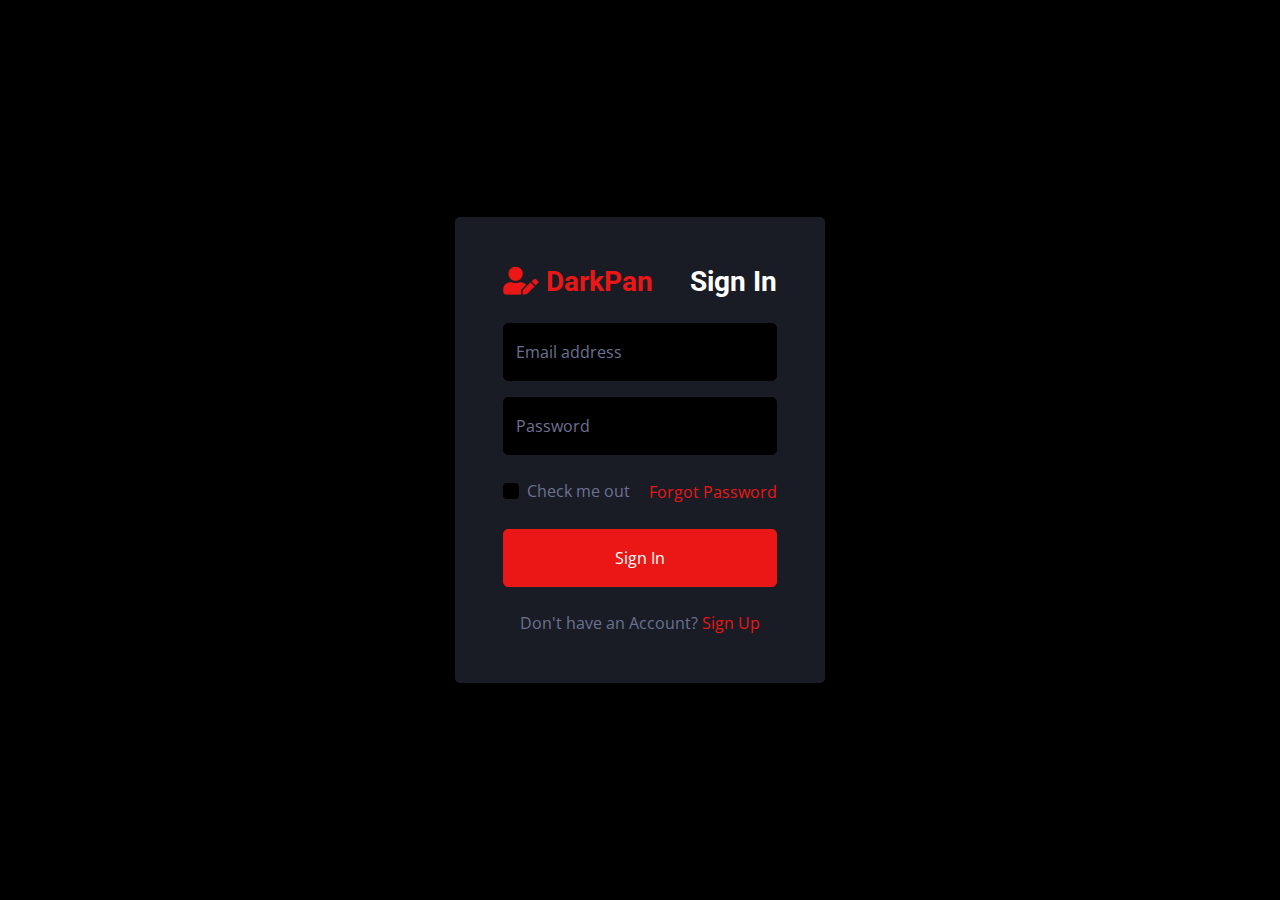
<file: front/darkpan-1.0.0/signin.html>
<!DOCTYPE html>
<html lang="en">

<head>
    <meta charset="utf-8">
    <title>DarkPan - Bootstrap 5 Admin Template</title>
    <meta content="width=device-width, initial-scale=1.0" name="viewport">
    <meta content="" name="keywords">
    <meta content="" name="description">

    <!-- Favicon -->
    <link href="img/favicon.ico" rel="icon">

    <!-- Google Web Fonts -->
    <link rel="preconnect" href="https://fonts.googleapis.com">
    <link rel="preconnect" href="https://fonts.gstatic.com" crossorigin>
    <link href="https://fonts.googleapis.com/css2?family=Open+Sans:wght@400;600&family=Roboto:wght@500;700&display=swap" rel="stylesheet"> 
    
    <!-- Icon Font Stylesheet -->
    <link href="https://cdnjs.cloudflare.com/ajax/libs/font-awesome/5.10.0/css/all.min.css" rel="stylesheet">
    <link href="https://cdn.jsdelivr.net/npm/bootstrap-icons@1.4.1/font/bootstrap-icons.css" rel="stylesheet">

    <!-- Libraries Stylesheet -->
    <link href="lib/owlcarousel/assets/owl.carousel.min.css" rel="stylesheet">
    <link href="lib/tempusdominus/css/tempusdominus-bootstrap-4.min.css" rel="stylesheet" />

    <!-- Customized Bootstrap Stylesheet -->
    <link href="css/bootstrap.min.css" rel="stylesheet">

    <!-- Template Stylesheet -->
    <link href="css/style.css" rel="stylesheet">
</head>

<body>
    <div class="container-fluid position-relative d-flex p-0">
        <!-- Spinner Start -->
        <div id="spinner" class="show bg-dark position-fixed translate-middle w-100 vh-100 top-50 start-50 d-flex align-items-center justify-content-center">
            <div class="spinner-border text-primary" style="width: 3rem; height: 3rem;" role="status">
                <span class="sr-only">Loading...</span>
            </div>
        </div>
        <!-- Spinner End -->


        <!-- Sign In Start -->
        <div class="container-fluid">
            <div class="row h-100 align-items-center justify-content-center" style="min-height: 100vh;">
                <div class="col-12 col-sm-8 col-md-6 col-lg-5 col-xl-4">
                    <div class="bg-secondary rounded p-4 p-sm-5 my-4 mx-3">
                        <div class="d-flex align-items-center justify-content-between mb-3">
                            <a href="index.html" class="">
                                <h3 class="text-primary"><i class="fa fa-user-edit me-2"></i>DarkPan</h3>
                            </a>
                            <h3>Sign In</h3>
                        </div>
                        <div class="form-floating mb-3">
                            <input type="email" class="form-control" id="floatingInput" placeholder="name@example.com">
                            <label for="floatingInput">Email address</label>
                        </div>
                        <div class="form-floating mb-4">
                            <input type="password" class="form-control" id="floatingPassword" placeholder="Password">
                            <label for="floatingPassword">Password</label>
                        </div>
                        <div class="d-flex align-items-center justify-content-between mb-4">
                            <div class="form-check">
                                <input type="checkbox" class="form-check-input" id="exampleCheck1">
                                <label class="form-check-label" for="exampleCheck1">Check me out</label>
                            </div>
                            <a href="">Forgot Password</a>
                        </div>
                        <button type="submit" class="btn btn-primary py-3 w-100 mb-4">Sign In</button>
                        <p class="text-center mb-0">Don't have an Account? <a href="">Sign Up</a></p>
                    </div>
                </div>
            </div>
        </div>
        <!-- Sign In End -->
    </div>

    <!-- JavaScript Libraries -->
    <script src="https://code.jquery.com/jquery-3.4.1.min.js"></script>
    <script src="https://cdn.jsdelivr.net/npm/bootstrap@5.0.0/dist/js/bootstrap.bundle.min.js"></script>
    <script src="lib/chart/chart.min.js"></script>
    <script src="lib/easing/easing.min.js"></script>
    <script src="lib/waypoints/waypoints.min.js"></script>
    <script src="lib/owlcarousel/owl.carousel.min.js"></script>
    <script src="lib/tempusdominus/js/moment.min.js"></script>
    <script src="lib/tempusdominus/js/moment-timezone.min.js"></script>
    <script src="lib/tempusdominus/js/tempusdominus-bootstrap-4.min.js"></script>

    <!-- Template Javascript -->
    <script src="js/main.js"></script>
</body>

</html>
</file>
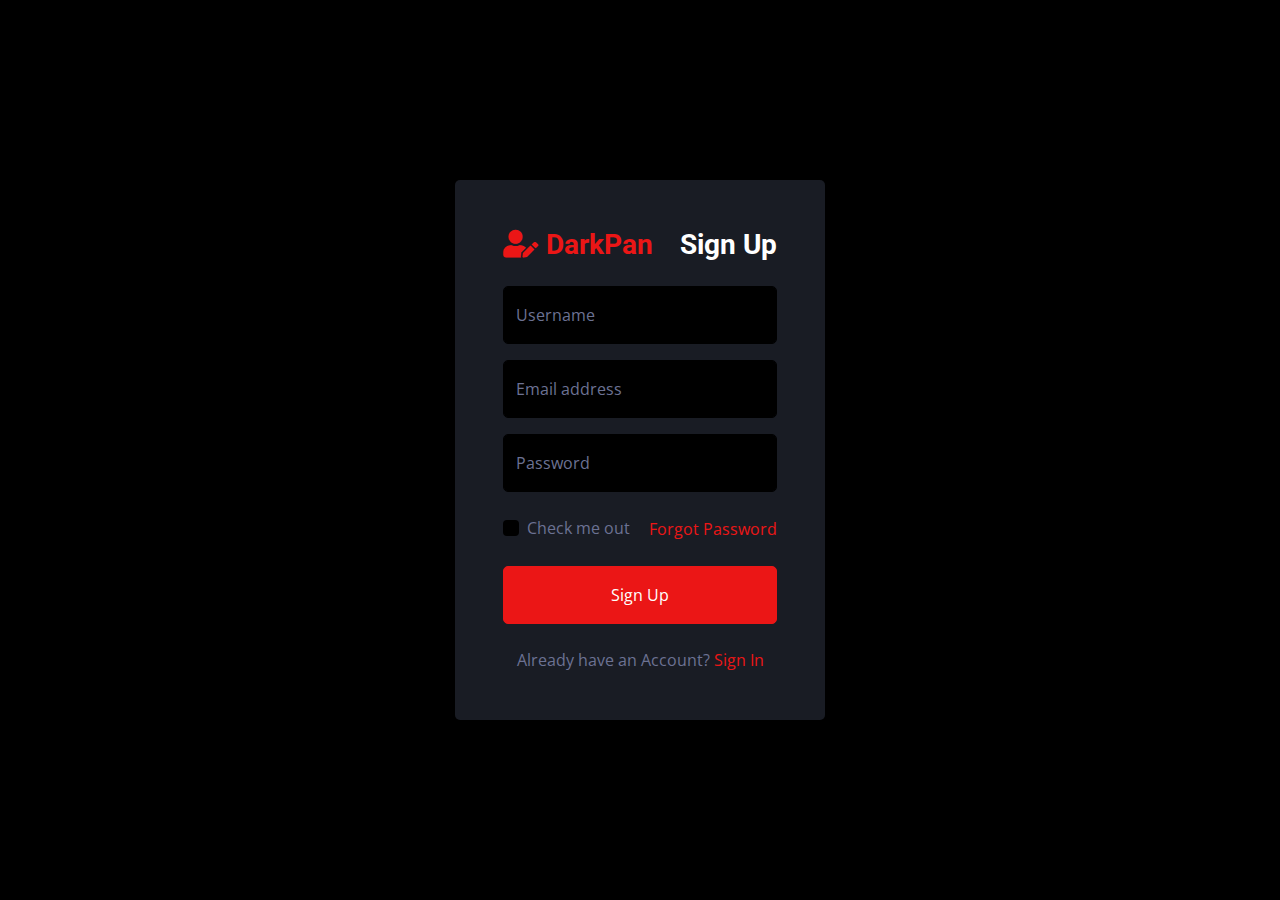
<file: front/darkpan-1.0.0/signup.html>
<!DOCTYPE html>
<html lang="en">

<head>
    <meta charset="utf-8">
    <title>DarkPan - Bootstrap 5 Admin Template</title>
    <meta content="width=device-width, initial-scale=1.0" name="viewport">
    <meta content="" name="keywords">
    <meta content="" name="description">

    <!-- Favicon -->
    <link href="img/favicon.ico" rel="icon">

    <!-- Google Web Fonts -->
    <link rel="preconnect" href="https://fonts.googleapis.com">
    <link rel="preconnect" href="https://fonts.gstatic.com" crossorigin>
    <link href="https://fonts.googleapis.com/css2?family=Open+Sans:wght@400;600&family=Roboto:wght@500;700&display=swap" rel="stylesheet"> 
    
    <!-- Icon Font Stylesheet -->
    <link href="https://cdnjs.cloudflare.com/ajax/libs/font-awesome/5.10.0/css/all.min.css" rel="stylesheet">
    <link href="https://cdn.jsdelivr.net/npm/bootstrap-icons@1.4.1/font/bootstrap-icons.css" rel="stylesheet">

    <!-- Libraries Stylesheet -->
    <link href="lib/owlcarousel/assets/owl.carousel.min.css" rel="stylesheet">
    <link href="lib/tempusdominus/css/tempusdominus-bootstrap-4.min.css" rel="stylesheet" />

    <!-- Customized Bootstrap Stylesheet -->
    <link href="css/bootstrap.min.css" rel="stylesheet">

    <!-- Template Stylesheet -->
    <link href="css/style.css" rel="stylesheet">
</head>

<body>
    <div class="container-fluid position-relative d-flex p-0">
        <!-- Spinner Start -->
        <div id="spinner" class="show bg-dark position-fixed translate-middle w-100 vh-100 top-50 start-50 d-flex align-items-center justify-content-center">
            <div class="spinner-border text-primary" style="width: 3rem; height: 3rem;" role="status">
                <span class="sr-only">Loading...</span>
            </div>
        </div>
        <!-- Spinner End -->


        <!-- Sign Up Start -->
        <div class="container-fluid">
            <div class="row h-100 align-items-center justify-content-center" style="min-height: 100vh;">
                <div class="col-12 col-sm-8 col-md-6 col-lg-5 col-xl-4">
                    <div class="bg-secondary rounded p-4 p-sm-5 my-4 mx-3">
                        <div class="d-flex align-items-center justify-content-between mb-3">
                            <a href="index.html" class="">
                                <h3 class="text-primary"><i class="fa fa-user-edit me-2"></i>DarkPan</h3>
                            </a>
                            <h3>Sign Up</h3>
                        </div>
                        <div class="form-floating mb-3">
                            <input type="text" class="form-control" id="floatingText" placeholder="jhondoe">
                            <label for="floatingText">Username</label>
                        </div>
                        <div class="form-floating mb-3">
                            <input type="email" class="form-control" id="floatingInput" placeholder="name@example.com">
                            <label for="floatingInput">Email address</label>
                        </div>
                        <div class="form-floating mb-4">
                            <input type="password" class="form-control" id="floatingPassword" placeholder="Password">
                            <label for="floatingPassword">Password</label>
                        </div>
                        <div class="d-flex align-items-center justify-content-between mb-4">
                            <div class="form-check">
                                <input type="checkbox" class="form-check-input" id="exampleCheck1">
                                <label class="form-check-label" for="exampleCheck1">Check me out</label>
                            </div>
                            <a href="">Forgot Password</a>
                        </div>
                        <button type="submit" class="btn btn-primary py-3 w-100 mb-4">Sign Up</button>
                        <p class="text-center mb-0">Already have an Account? <a href="">Sign In</a></p>
                    </div>
                </div>
            </div>
        </div>
        <!-- Sign Up End -->
    </div>

    <!-- JavaScript Libraries -->
    <script src="https://code.jquery.com/jquery-3.4.1.min.js"></script>
    <script src="https://cdn.jsdelivr.net/npm/bootstrap@5.0.0/dist/js/bootstrap.bundle.min.js"></script>
    <script src="lib/chart/chart.min.js"></script>
    <script src="lib/easing/easing.min.js"></script>
    <script src="lib/waypoints/waypoints.min.js"></script>
    <script src="lib/owlcarousel/owl.carousel.min.js"></script>
    <script src="lib/tempusdominus/js/moment.min.js"></script>
    <script src="lib/tempusdominus/js/moment-timezone.min.js"></script>
    <script src="lib/tempusdominus/js/tempusdominus-bootstrap-4.min.js"></script>

    <!-- Template Javascript -->
    <script src="js/main.js"></script>
</body>

</html>
</file>
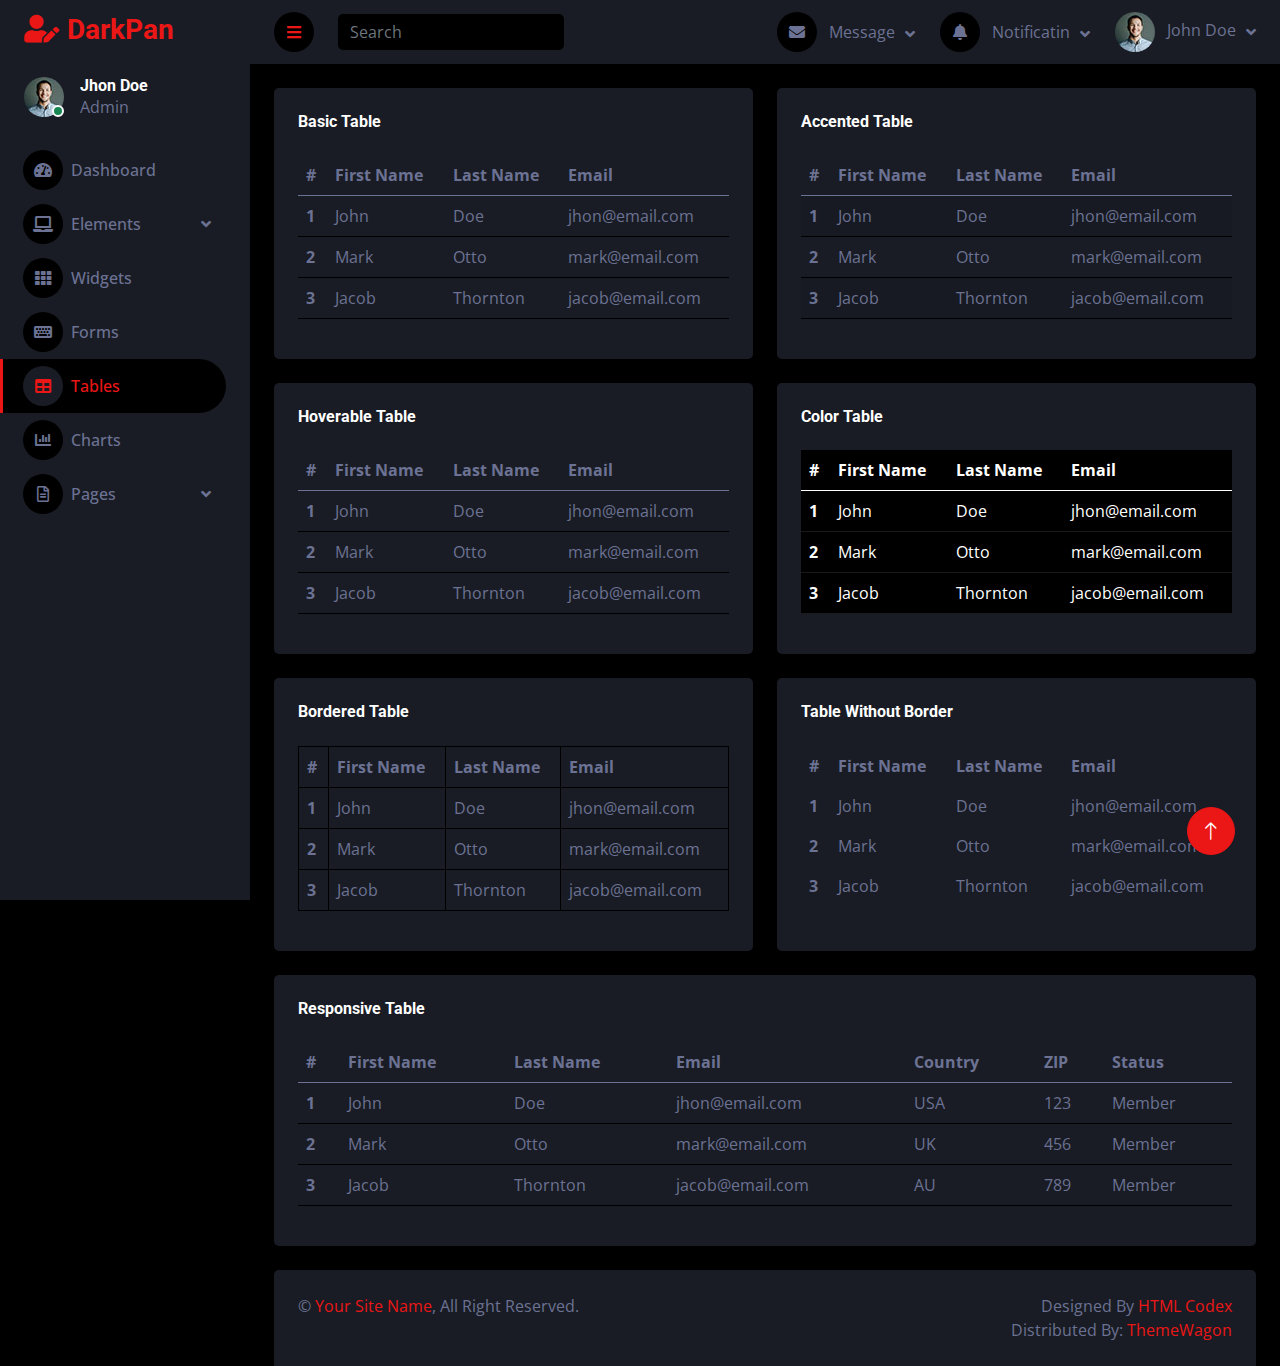
<file: front/darkpan-1.0.0/table.html>
<!DOCTYPE html>
<html lang="en">

<head>
    <meta charset="utf-8">
    <title>DarkPan - Bootstrap 5 Admin Template</title>
    <meta content="width=device-width, initial-scale=1.0" name="viewport">
    <meta content="" name="keywords">
    <meta content="" name="description">

    <!-- Favicon -->
    <link href="img/favicon.ico" rel="icon">

    <!-- Google Web Fonts -->
    <link rel="preconnect" href="https://fonts.googleapis.com">
    <link rel="preconnect" href="https://fonts.gstatic.com" crossorigin>
    <link href="https://fonts.googleapis.com/css2?family=Open+Sans:wght@400;600&family=Roboto:wght@500;700&display=swap" rel="stylesheet"> 
    
    <!-- Icon Font Stylesheet -->
    <link href="https://cdnjs.cloudflare.com/ajax/libs/font-awesome/5.10.0/css/all.min.css" rel="stylesheet">
    <link href="https://cdn.jsdelivr.net/npm/bootstrap-icons@1.4.1/font/bootstrap-icons.css" rel="stylesheet">

    <!-- Libraries Stylesheet -->
    <link href="lib/owlcarousel/assets/owl.carousel.min.css" rel="stylesheet">
    <link href="lib/tempusdominus/css/tempusdominus-bootstrap-4.min.css" rel="stylesheet" />

    <!-- Customized Bootstrap Stylesheet -->
    <link href="css/bootstrap.min.css" rel="stylesheet">

    <!-- Template Stylesheet -->
    <link href="css/style.css" rel="stylesheet">
</head>

<body>
    <div class="container-fluid position-relative d-flex p-0">
        <!-- Spinner Start -->
        <div id="spinner" class="show bg-dark position-fixed translate-middle w-100 vh-100 top-50 start-50 d-flex align-items-center justify-content-center">
            <div class="spinner-border text-primary" style="width: 3rem; height: 3rem;" role="status">
                <span class="sr-only">Loading...</span>
            </div>
        </div>
        <!-- Spinner End -->


        <!-- Sidebar Start -->
        <div class="sidebar pe-4 pb-3">
            <nav class="navbar bg-secondary navbar-dark">
                <a href="index.html" class="navbar-brand mx-4 mb-3">
                    <h3 class="text-primary"><i class="fa fa-user-edit me-2"></i>DarkPan</h3>
                </a>
                <div class="d-flex align-items-center ms-4 mb-4">
                    <div class="position-relative">
                        <img class="rounded-circle" src="img/user.jpg" alt="" style="width: 40px; height: 40px;">
                        <div class="bg-success rounded-circle border border-2 border-white position-absolute end-0 bottom-0 p-1"></div>
                    </div>
                    <div class="ms-3">
                        <h6 class="mb-0">Jhon Doe</h6>
                        <span>Admin</span>
                    </div>
                </div>
                <div class="navbar-nav w-100">
                    <a href="index.html" class="nav-item nav-link"><i class="fa fa-tachometer-alt me-2"></i>Dashboard</a>
                    <div class="nav-item dropdown">
                        <a href="#" class="nav-link dropdown-toggle" data-bs-toggle="dropdown"><i class="fa fa-laptop me-2"></i>Elements</a>
                        <div class="dropdown-menu bg-transparent border-0">
                            <a href="button.html" class="dropdown-item">Buttons</a>
                            <a href="typography.html" class="dropdown-item">Typography</a>
                            <a href="element.html" class="dropdown-item">Other Elements</a>
                        </div>
                    </div>
                    <a href="widget.html" class="nav-item nav-link"><i class="fa fa-th me-2"></i>Widgets</a>
                    <a href="form.html" class="nav-item nav-link"><i class="fa fa-keyboard me-2"></i>Forms</a>
                    <a href="table.html" class="nav-item nav-link active"><i class="fa fa-table me-2"></i>Tables</a>
                    <a href="chart.html" class="nav-item nav-link"><i class="fa fa-chart-bar me-2"></i>Charts</a>
                    <div class="nav-item dropdown">
                        <a href="#" class="nav-link dropdown-toggle" data-bs-toggle="dropdown"><i class="far fa-file-alt me-2"></i>Pages</a>
                        <div class="dropdown-menu bg-transparent border-0">
                            <a href="signin.html" class="dropdown-item">Sign In</a>
                            <a href="signup.html" class="dropdown-item">Sign Up</a>
                            <a href="404.html" class="dropdown-item">404 Error</a>
                            <a href="blank.html" class="dropdown-item">Blank Page</a>
                        </div>
                    </div>
                </div>
            </nav>
        </div>
        <!-- Sidebar End -->


        <!-- Content Start -->
        <div class="content">
            <!-- Navbar Start -->
            <nav class="navbar navbar-expand bg-secondary navbar-dark sticky-top px-4 py-0">
                <a href="index.html" class="navbar-brand d-flex d-lg-none me-4">
                    <h2 class="text-primary mb-0"><i class="fa fa-user-edit"></i></h2>
                </a>
                <a href="#" class="sidebar-toggler flex-shrink-0">
                    <i class="fa fa-bars"></i>
                </a>
                <form class="d-none d-md-flex ms-4">
                    <input class="form-control bg-dark border-0" type="search" placeholder="Search">
                </form>
                <div class="navbar-nav align-items-center ms-auto">
                    <div class="nav-item dropdown">
                        <a href="#" class="nav-link dropdown-toggle" data-bs-toggle="dropdown">
                            <i class="fa fa-envelope me-lg-2"></i>
                            <span class="d-none d-lg-inline-flex">Message</span>
                        </a>
                        <div class="dropdown-menu dropdown-menu-end bg-secondary border-0 rounded-0 rounded-bottom m-0">
                            <a href="#" class="dropdown-item">
                                <div class="d-flex align-items-center">
                                    <img class="rounded-circle" src="img/user.jpg" alt="" style="width: 40px; height: 40px;">
                                    <div class="ms-2">
                                        <h6 class="fw-normal mb-0">Jhon send you a message</h6>
                                        <small>15 minutes ago</small>
                                    </div>
                                </div>
                            </a>
                            <hr class="dropdown-divider">
                            <a href="#" class="dropdown-item">
                                <div class="d-flex align-items-center">
                                    <img class="rounded-circle" src="img/user.jpg" alt="" style="width: 40px; height: 40px;">
                                    <div class="ms-2">
                                        <h6 class="fw-normal mb-0">Jhon send you a message</h6>
                                        <small>15 minutes ago</small>
                                    </div>
                                </div>
                            </a>
                            <hr class="dropdown-divider">
                            <a href="#" class="dropdown-item">
                                <div class="d-flex align-items-center">
                                    <img class="rounded-circle" src="img/user.jpg" alt="" style="width: 40px; height: 40px;">
                                    <div class="ms-2">
                                        <h6 class="fw-normal mb-0">Jhon send you a message</h6>
                                        <small>15 minutes ago</small>
                                    </div>
                                </div>
                            </a>
                            <hr class="dropdown-divider">
                            <a href="#" class="dropdown-item text-center">See all message</a>
                        </div>
                    </div>
                    <div class="nav-item dropdown">
                        <a href="#" class="nav-link dropdown-toggle" data-bs-toggle="dropdown">
                            <i class="fa fa-bell me-lg-2"></i>
                            <span class="d-none d-lg-inline-flex">Notificatin</span>
                        </a>
                        <div class="dropdown-menu dropdown-menu-end bg-secondary border-0 rounded-0 rounded-bottom m-0">
                            <a href="#" class="dropdown-item">
                                <h6 class="fw-normal mb-0">Profile updated</h6>
                                <small>15 minutes ago</small>
                            </a>
                            <hr class="dropdown-divider">
                            <a href="#" class="dropdown-item">
                                <h6 class="fw-normal mb-0">New user added</h6>
                                <small>15 minutes ago</small>
                            </a>
                            <hr class="dropdown-divider">
                            <a href="#" class="dropdown-item">
                                <h6 class="fw-normal mb-0">Password changed</h6>
                                <small>15 minutes ago</small>
                            </a>
                            <hr class="dropdown-divider">
                            <a href="#" class="dropdown-item text-center">See all notifications</a>
                        </div>
                    </div>
                    <div class="nav-item dropdown">
                        <a href="#" class="nav-link dropdown-toggle" data-bs-toggle="dropdown">
                            <img class="rounded-circle me-lg-2" src="img/user.jpg" alt="" style="width: 40px; height: 40px;">
                            <span class="d-none d-lg-inline-flex">John Doe</span>
                        </a>
                        <div class="dropdown-menu dropdown-menu-end bg-secondary border-0 rounded-0 rounded-bottom m-0">
                            <a href="#" class="dropdown-item">My Profile</a>
                            <a href="#" class="dropdown-item">Settings</a>
                            <a href="#" class="dropdown-item">Log Out</a>
                        </div>
                    </div>
                </div>
            </nav>
            <!-- Navbar End -->


            <!-- Table Start -->
            <div class="container-fluid pt-4 px-4">
                <div class="row g-4">
                    <div class="col-sm-12 col-xl-6">
                        <div class="bg-secondary rounded h-100 p-4">
                            <h6 class="mb-4">Basic Table</h6>
                            <table class="table">
                                <thead>
                                    <tr>
                                        <th scope="col">#</th>
                                        <th scope="col">First Name</th>
                                        <th scope="col">Last Name</th>
                                        <th scope="col">Email</th>
                                    </tr>
                                </thead>
                                <tbody>
                                    <tr>
                                        <th scope="row">1</th>
                                        <td>John</td>
                                        <td>Doe</td>
                                        <td>jhon@email.com</td>
                                    </tr>
                                    <tr>
                                        <th scope="row">2</th>
                                        <td>Mark</td>
                                        <td>Otto</td>
                                        <td>mark@email.com</td>
                                    </tr>
                                    <tr>
                                        <th scope="row">3</th>
                                        <td>Jacob</td>
                                        <td>Thornton</td>
                                        <td>jacob@email.com</td>
                                    </tr>
                                </tbody>
                            </table>
                        </div>
                    </div>
                    <div class="col-sm-12 col-xl-6">
                        <div class="bg-secondary rounded h-100 p-4">
                            <h6 class="mb-4">Accented Table</h6>
                            <table class="table table-striped">
                                <thead>
                                    <tr>
                                        <th scope="col">#</th>
                                        <th scope="col">First Name</th>
                                        <th scope="col">Last Name</th>
                                        <th scope="col">Email</th>
                                    </tr>
                                </thead>
                                <tbody>
                                    <tr>
                                        <th scope="row">1</th>
                                        <td>John</td>
                                        <td>Doe</td>
                                        <td>jhon@email.com</td>
                                    </tr>
                                    <tr>
                                        <th scope="row">2</th>
                                        <td>Mark</td>
                                        <td>Otto</td>
                                        <td>mark@email.com</td>
                                    </tr>
                                    <tr>
                                        <th scope="row">3</th>
                                        <td>Jacob</td>
                                        <td>Thornton</td>
                                        <td>jacob@email.com</td>
                                    </tr>
                                </tbody>
                            </table>
                        </div>
                    </div>
                    <div class="col-sm-12 col-xl-6">
                        <div class="bg-secondary rounded h-100 p-4">
                            <h6 class="mb-4">Hoverable Table</h6>
                            <table class="table table-hover">
                                <thead>
                                    <tr>
                                        <th scope="col">#</th>
                                        <th scope="col">First Name</th>
                                        <th scope="col">Last Name</th>
                                        <th scope="col">Email</th>
                                    </tr>
                                </thead>
                                <tbody>
                                    <tr>
                                        <th scope="row">1</th>
                                        <td>John</td>
                                        <td>Doe</td>
                                        <td>jhon@email.com</td>
                                    </tr>
                                    <tr>
                                        <th scope="row">2</th>
                                        <td>Mark</td>
                                        <td>Otto</td>
                                        <td>mark@email.com</td>
                                    </tr>
                                    <tr>
                                        <th scope="row">3</th>
                                        <td>Jacob</td>
                                        <td>Thornton</td>
                                        <td>jacob@email.com</td>
                                    </tr>
                                </tbody>
                            </table>
                        </div>
                    </div>
                    <div class="col-sm-12 col-xl-6">
                        <div class="bg-secondary rounded h-100 p-4">
                            <h6 class="mb-4">Color Table</h6>
                            <table class="table table-dark">
                                <thead>
                                    <tr>
                                        <th scope="col">#</th>
                                        <th scope="col">First Name</th>
                                        <th scope="col">Last Name</th>
                                        <th scope="col">Email</th>
                                    </tr>
                                </thead>
                                <tbody>
                                    <tr>
                                        <th scope="row">1</th>
                                        <td>John</td>
                                        <td>Doe</td>
                                        <td>jhon@email.com</td>
                                    </tr>
                                    <tr>
                                        <th scope="row">2</th>
                                        <td>Mark</td>
                                        <td>Otto</td>
                                        <td>mark@email.com</td>
                                    </tr>
                                    <tr>
                                        <th scope="row">3</th>
                                        <td>Jacob</td>
                                        <td>Thornton</td>
                                        <td>jacob@email.com</td>
                                    </tr>
                                </tbody>
                            </table>
                        </div>
                    </div>
                    <div class="col-sm-12 col-xl-6">
                        <div class="bg-secondary rounded h-100 p-4">
                            <h6 class="mb-4">Bordered Table</h6>
                            <table class="table table-bordered">
                                <thead>
                                    <tr>
                                        <th scope="col">#</th>
                                        <th scope="col">First Name</th>
                                        <th scope="col">Last Name</th>
                                        <th scope="col">Email</th>
                                    </tr>
                                </thead>
                                <tbody>
                                    <tr>
                                        <th scope="row">1</th>
                                        <td>John</td>
                                        <td>Doe</td>
                                        <td>jhon@email.com</td>
                                    </tr>
                                    <tr>
                                        <th scope="row">2</th>
                                        <td>Mark</td>
                                        <td>Otto</td>
                                        <td>mark@email.com</td>
                                    </tr>
                                    <tr>
                                        <th scope="row">3</th>
                                        <td>Jacob</td>
                                        <td>Thornton</td>
                                        <td>jacob@email.com</td>
                                    </tr>
                                </tbody>
                            </table>
                        </div>
                    </div>
                    <div class="col-sm-12 col-xl-6">
                        <div class="bg-secondary rounded h-100 p-4">
                            <h6 class="mb-4">Table Without Border</h6>
                            <table class="table table-borderless">
                                <thead>
                                    <tr>
                                        <th scope="col">#</th>
                                        <th scope="col">First Name</th>
                                        <th scope="col">Last Name</th>
                                        <th scope="col">Email</th>
                                    </tr>
                                </thead>
                                <tbody>
                                    <tr>
                                        <th scope="row">1</th>
                                        <td>John</td>
                                        <td>Doe</td>
                                        <td>jhon@email.com</td>
                                    </tr>
                                    <tr>
                                        <th scope="row">2</th>
                                        <td>Mark</td>
                                        <td>Otto</td>
                                        <td>mark@email.com</td>
                                    </tr>
                                    <tr>
                                        <th scope="row">3</th>
                                        <td>Jacob</td>
                                        <td>Thornton</td>
                                        <td>jacob@email.com</td>
                                    </tr>
                                </tbody>
                            </table>
                        </div>
                    </div>
                    <div class="col-12">
                        <div class="bg-secondary rounded h-100 p-4">
                            <h6 class="mb-4">Responsive Table</h6>
                            <div class="table-responsive">
                                <table class="table">
                                    <thead>
                                        <tr>
                                            <th scope="col">#</th>
                                            <th scope="col">First Name</th>
                                            <th scope="col">Last Name</th>
                                            <th scope="col">Email</th>
                                            <th scope="col">Country</th>
                                            <th scope="col">ZIP</th>
                                            <th scope="col">Status</th>
                                        </tr>
                                    </thead>
                                    <tbody>
                                        <tr>
                                            <th scope="row">1</th>
                                            <td>John</td>
                                            <td>Doe</td>
                                            <td>jhon@email.com</td>
                                            <td>USA</td>
                                            <td>123</td>
                                            <td>Member</td>
                                            
                                        </tr>
                                        <tr>
                                            <th scope="row">2</th>
                                            <td>Mark</td>
                                            <td>Otto</td>
                                            <td>mark@email.com</td>
                                            <td>UK</td>
                                            <td>456</td>
                                            <td>Member</td>
                                        </tr>
                                        <tr>
                                            <th scope="row">3</th>
                                            <td>Jacob</td>
                                            <td>Thornton</td>
                                            <td>jacob@email.com</td>
                                            <td>AU</td>
                                            <td>789</td>
                                            <td>Member</td>
                                        </tr>
                                    </tbody>
                                </table>
                            </div>
                        </div>
                    </div>
                </div>
            </div>
            <!-- Table End -->


            <!-- Footer Start -->
            <div class="container-fluid pt-4 px-4">
                <div class="bg-secondary rounded-top p-4">
                    <div class="row">
                        <div class="col-12 col-sm-6 text-center text-sm-start">
                            &copy; <a href="#">Your Site Name</a>, All Right Reserved. 
                        </div>
                        <div class="col-12 col-sm-6 text-center text-sm-end">
                            <!--/*** This template is free as long as you keep the footer author’s credit link/attribution link/backlink. If you'd like to use the template without the footer author’s credit link/attribution link/backlink, you can purchase the Credit Removal License from "https://htmlcodex.com/credit-removal". Thank you for your support. ***/-->
                            Designed By <a href="https://htmlcodex.com">HTML Codex</a>
                            <br>Distributed By: <a href="https://themewagon.com" target="_blank">ThemeWagon</a>
                        </div>
                    </div>
                </div>
            </div>
            <!-- Footer End -->
        </div>
        <!-- Content End -->


        <!-- Back to Top -->
        <a href="#" class="btn btn-lg btn-primary btn-lg-square back-to-top"><i class="bi bi-arrow-up"></i></a>
    </div>

    <!-- JavaScript Libraries -->
    <script src="https://code.jquery.com/jquery-3.4.1.min.js"></script>
    <script src="https://cdn.jsdelivr.net/npm/bootstrap@5.0.0/dist/js/bootstrap.bundle.min.js"></script>
    <script src="lib/chart/chart.min.js"></script>
    <script src="lib/easing/easing.min.js"></script>
    <script src="lib/waypoints/waypoints.min.js"></script>
    <script src="lib/owlcarousel/owl.carousel.min.js"></script>
    <script src="lib/tempusdominus/js/moment.min.js"></script>
    <script src="lib/tempusdominus/js/moment-timezone.min.js"></script>
    <script src="lib/tempusdominus/js/tempusdominus-bootstrap-4.min.js"></script>

    <!-- Template Javascript -->
    <script src="js/main.js"></script>
</body>

</html>
</file>
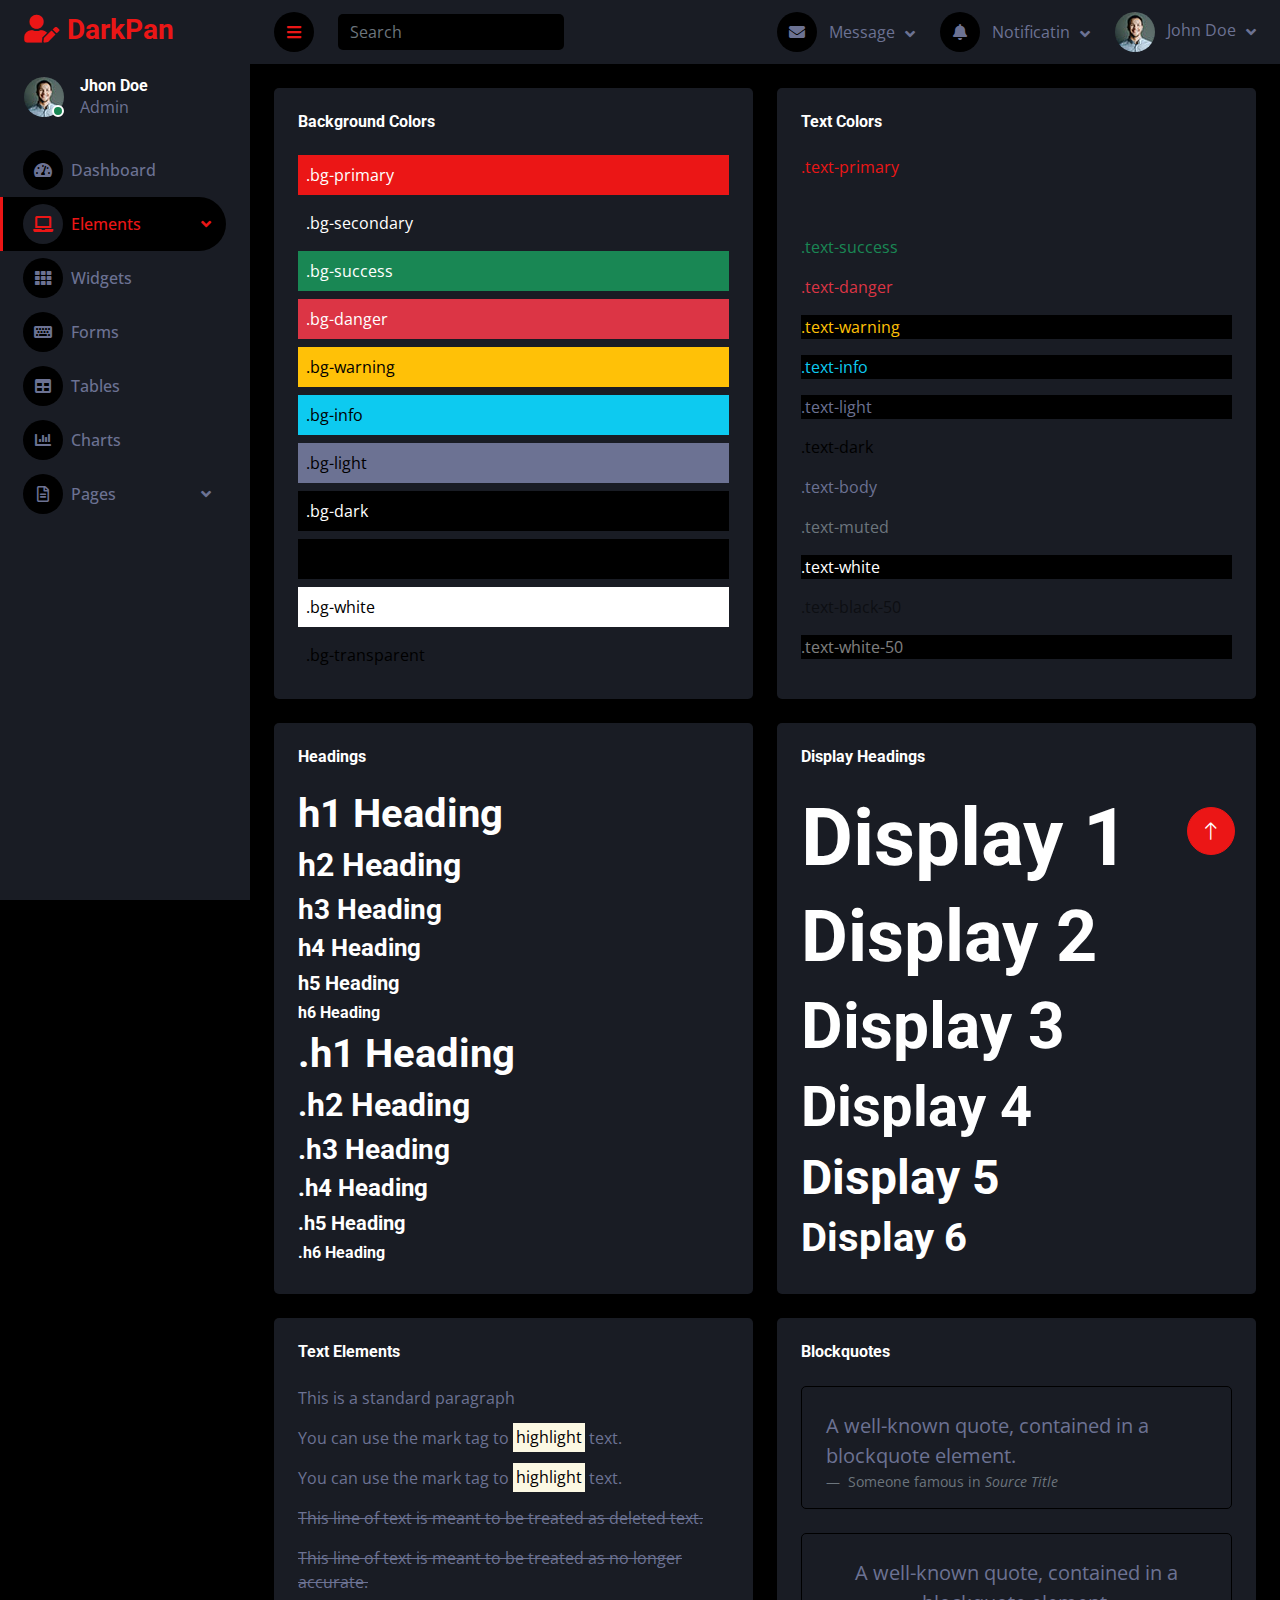
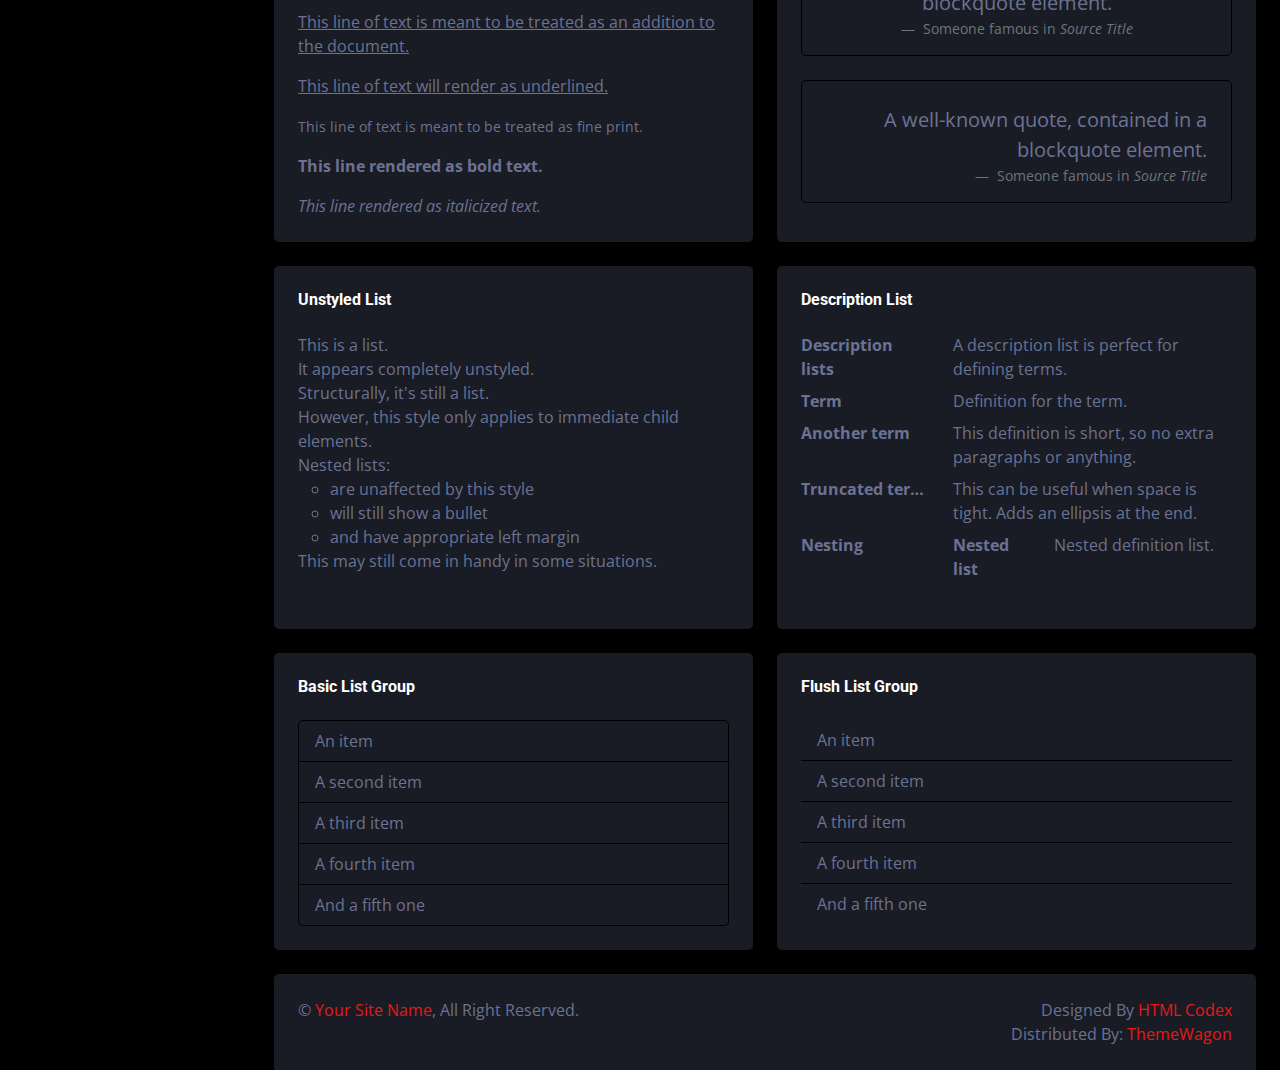
<file: front/darkpan-1.0.0/typography.html>
<!DOCTYPE html>
<html lang="en">

<head>
    <meta charset="utf-8">
    <title>DarkPan - Bootstrap 5 Admin Template</title>
    <meta content="width=device-width, initial-scale=1.0" name="viewport">
    <meta content="" name="keywords">
    <meta content="" name="description">

    <!-- Favicon -->
    <link href="img/favicon.ico" rel="icon">

    <!-- Google Web Fonts -->
    <link rel="preconnect" href="https://fonts.googleapis.com">
    <link rel="preconnect" href="https://fonts.gstatic.com" crossorigin>
    <link href="https://fonts.googleapis.com/css2?family=Open+Sans:wght@400;600&family=Roboto:wght@500;700&display=swap" rel="stylesheet"> 
    
    <!-- Icon Font Stylesheet -->
    <link href="https://cdnjs.cloudflare.com/ajax/libs/font-awesome/5.10.0/css/all.min.css" rel="stylesheet">
    <link href="https://cdn.jsdelivr.net/npm/bootstrap-icons@1.4.1/font/bootstrap-icons.css" rel="stylesheet">

    <!-- Libraries Stylesheet -->
    <link href="lib/owlcarousel/assets/owl.carousel.min.css" rel="stylesheet">
    <link href="lib/tempusdominus/css/tempusdominus-bootstrap-4.min.css" rel="stylesheet" />

    <!-- Customized Bootstrap Stylesheet -->
    <link href="css/bootstrap.min.css" rel="stylesheet">

    <!-- Template Stylesheet -->
    <link href="css/style.css" rel="stylesheet">
</head>

<body>
    <div class="container-fluid position-relative d-flex p-0">
        <!-- Spinner Start -->
        <div id="spinner" class="show bg-dark position-fixed translate-middle w-100 vh-100 top-50 start-50 d-flex align-items-center justify-content-center">
            <div class="spinner-border text-primary" style="width: 3rem; height: 3rem;" role="status">
                <span class="sr-only">Loading...</span>
            </div>
        </div>
        <!-- Spinner End -->


        <!-- Sidebar Start -->
        <div class="sidebar pe-4 pb-3">
            <nav class="navbar bg-secondary navbar-dark">
                <a href="index.html" class="navbar-brand mx-4 mb-3">
                    <h3 class="text-primary"><i class="fa fa-user-edit me-2"></i>DarkPan</h3>
                </a>
                <div class="d-flex align-items-center ms-4 mb-4">
                    <div class="position-relative">
                        <img class="rounded-circle" src="img/user.jpg" alt="" style="width: 40px; height: 40px;">
                        <div class="bg-success rounded-circle border border-2 border-white position-absolute end-0 bottom-0 p-1"></div>
                    </div>
                    <div class="ms-3">
                        <h6 class="mb-0">Jhon Doe</h6>
                        <span>Admin</span>
                    </div>
                </div>
                <div class="navbar-nav w-100">
                    <a href="index.html" class="nav-item nav-link"><i class="fa fa-tachometer-alt me-2"></i>Dashboard</a>
                    <div class="nav-item dropdown">
                        <a href="#" class="nav-link dropdown-toggle active" data-bs-toggle="dropdown"><i class="fa fa-laptop me-2"></i>Elements</a>
                        <div class="dropdown-menu bg-transparent border-0">
                            <a href="button.html" class="dropdown-item">Buttons</a>
                            <a href="typography.html" class="dropdown-item active">Typography</a>
                            <a href="element.html" class="dropdown-item">Other Elements</a>
                        </div>
                    </div>
                    <a href="widget.html" class="nav-item nav-link"><i class="fa fa-th me-2"></i>Widgets</a>
                    <a href="form.html" class="nav-item nav-link"><i class="fa fa-keyboard me-2"></i>Forms</a>
                    <a href="table.html" class="nav-item nav-link"><i class="fa fa-table me-2"></i>Tables</a>
                    <a href="chart.html" class="nav-item nav-link"><i class="fa fa-chart-bar me-2"></i>Charts</a>
                    <div class="nav-item dropdown">
                        <a href="#" class="nav-link dropdown-toggle" data-bs-toggle="dropdown"><i class="far fa-file-alt me-2"></i>Pages</a>
                        <div class="dropdown-menu bg-transparent border-0">
                            <a href="signin.html" class="dropdown-item">Sign In</a>
                            <a href="signup.html" class="dropdown-item">Sign Up</a>
                            <a href="404.html" class="dropdown-item">404 Error</a>
                            <a href="blank.html" class="dropdown-item">Blank Page</a>
                        </div>
                    </div>
                </div>
            </nav>
        </div>
        <!-- Sidebar End -->


        <!-- Content Start -->
        <div class="content">
            <!-- Navbar Start -->
            <nav class="navbar navbar-expand bg-secondary navbar-dark sticky-top px-4 py-0">
                <a href="index.html" class="navbar-brand d-flex d-lg-none me-4">
                    <h2 class="text-primary mb-0"><i class="fa fa-user-edit"></i></h2>
                </a>
                <a href="#" class="sidebar-toggler flex-shrink-0">
                    <i class="fa fa-bars"></i>
                </a>
                <form class="d-none d-md-flex ms-4">
                    <input class="form-control bg-dark border-0" type="search" placeholder="Search">
                </form>
                <div class="navbar-nav align-items-center ms-auto">
                    <div class="nav-item dropdown">
                        <a href="#" class="nav-link dropdown-toggle" data-bs-toggle="dropdown">
                            <i class="fa fa-envelope me-lg-2"></i>
                            <span class="d-none d-lg-inline-flex">Message</span>
                        </a>
                        <div class="dropdown-menu dropdown-menu-end bg-secondary border-0 rounded-0 rounded-bottom m-0">
                            <a href="#" class="dropdown-item">
                                <div class="d-flex align-items-center">
                                    <img class="rounded-circle" src="img/user.jpg" alt="" style="width: 40px; height: 40px;">
                                    <div class="ms-2">
                                        <h6 class="fw-normal mb-0">Jhon send you a message</h6>
                                        <small>15 minutes ago</small>
                                    </div>
                                </div>
                            </a>
                            <hr class="dropdown-divider">
                            <a href="#" class="dropdown-item">
                                <div class="d-flex align-items-center">
                                    <img class="rounded-circle" src="img/user.jpg" alt="" style="width: 40px; height: 40px;">
                                    <div class="ms-2">
                                        <h6 class="fw-normal mb-0">Jhon send you a message</h6>
                                        <small>15 minutes ago</small>
                                    </div>
                                </div>
                            </a>
                            <hr class="dropdown-divider">
                            <a href="#" class="dropdown-item">
                                <div class="d-flex align-items-center">
                                    <img class="rounded-circle" src="img/user.jpg" alt="" style="width: 40px; height: 40px;">
                                    <div class="ms-2">
                                        <h6 class="fw-normal mb-0">Jhon send you a message</h6>
                                        <small>15 minutes ago</small>
                                    </div>
                                </div>
                            </a>
                            <hr class="dropdown-divider">
                            <a href="#" class="dropdown-item text-center">See all message</a>
                        </div>
                    </div>
                    <div class="nav-item dropdown">
                        <a href="#" class="nav-link dropdown-toggle" data-bs-toggle="dropdown">
                            <i class="fa fa-bell me-lg-2"></i>
                            <span class="d-none d-lg-inline-flex">Notificatin</span>
                        </a>
                        <div class="dropdown-menu dropdown-menu-end bg-secondary border-0 rounded-0 rounded-bottom m-0">
                            <a href="#" class="dropdown-item">
                                <h6 class="fw-normal mb-0">Profile updated</h6>
                                <small>15 minutes ago</small>
                            </a>
                            <hr class="dropdown-divider">
                            <a href="#" class="dropdown-item">
                                <h6 class="fw-normal mb-0">New user added</h6>
                                <small>15 minutes ago</small>
                            </a>
                            <hr class="dropdown-divider">
                            <a href="#" class="dropdown-item">
                                <h6 class="fw-normal mb-0">Password changed</h6>
                                <small>15 minutes ago</small>
                            </a>
                            <hr class="dropdown-divider">
                            <a href="#" class="dropdown-item text-center">See all notifications</a>
                        </div>
                    </div>
                    <div class="nav-item dropdown">
                        <a href="#" class="nav-link dropdown-toggle" data-bs-toggle="dropdown">
                            <img class="rounded-circle me-lg-2" src="img/user.jpg" alt="" style="width: 40px; height: 40px;">
                            <span class="d-none d-lg-inline-flex">John Doe</span>
                        </a>
                        <div class="dropdown-menu dropdown-menu-end bg-secondary border-0 rounded-0 rounded-bottom m-0">
                            <a href="#" class="dropdown-item">My Profile</a>
                            <a href="#" class="dropdown-item">Settings</a>
                            <a href="#" class="dropdown-item">Log Out</a>
                        </div>
                    </div>
                </div>
            </nav>
            <!-- Navbar End -->


            <!-- Typography Start -->
            <div class="container-fluid pt-4 px-4">
                <div class="row g-4">
                    <div class="col-sm-12 col-xl-6">
                        <div class="bg-secondary rounded h-100 p-4">
                            <h6 class="mb-4">Background Colors</h6>
                            <div class="p-2 mb-2 bg-primary text-white">.bg-primary</div>
                            <div class="p-2 mb-2 bg-secondary text-white">.bg-secondary</div>
                            <div class="p-2 mb-2 bg-success text-white">.bg-success</div>
                            <div class="p-2 mb-2 bg-danger text-white">.bg-danger</div>
                            <div class="p-2 mb-2 bg-warning text-dark">.bg-warning</div>
                            <div class="p-2 mb-2 bg-info text-dark">.bg-info</div>
                            <div class="p-2 mb-2 bg-light text-dark">.bg-light</div>
                            <div class="p-2 mb-2 bg-dark text-white">.bg-dark</div>
                            <div class="p-2 mb-2 bg-body text-dark">.bg-body</div>
                            <div class="p-2 mb-2 bg-white text-dark">.bg-white</div>
                            <div class="p-2 mb-0 bg-transparent text-dark">.bg-transparent</div>
                        </div>
                    </div>
                    <div class="col-sm-12 col-xl-6">
                        <div class="bg-secondary rounded h-100 p-4">
                            <h6 class="mb-4">Text Colors</h6>
                            <p class="text-primary">.text-primary</p>
                            <p class="text-secondary">.text-secondary</p>
                            <p class="text-success">.text-success</p>
                            <p class="text-danger">.text-danger</p>
                            <p class="text-warning bg-dark">.text-warning</p>
                            <p class="text-info bg-dark">.text-info</p>
                            <p class="text-light bg-dark">.text-light</p>
                            <p class="text-dark">.text-dark</p>
                            <p class="text-body">.text-body</p>
                            <p class="text-muted">.text-muted</p>
                            <p class="text-white bg-dark">.text-white</p>
                            <p class="text-black-50">.text-black-50</p>
                            <p class="text-white-50 bg-dark mb-0">.text-white-50</p>
                        </div>
                    </div>
                    <div class="col-sm-12 col-xl-6">
                        <div class="bg-secondary rounded h-100 p-4">
                            <h6 class="mb-4">Headings</h6>
                            <h1>h1 Heading</h1>
                            <h2>h2 Heading</h2>
                            <h3>h3 Heading</h3>
                            <h4>h4 Heading</h4>
                            <h5>h5 Heading</h5>
                            <h6>h6 Heading</h6>
                            <p class="h1">.h1 Heading</p>
                            <p class="h2">.h2 Heading</p>
                            <p class="h3">.h3 Heading</p>
                            <p class="h4">.h4 Heading</p>
                            <p class="h5">.h5 Heading</p>
                            <p class="h6">.h6 Heading</p>
                        </div>
                    </div>
                    <div class="col-sm-12 col-xl-6">
                        <div class="bg-secondary rounded h-100 p-4">
                            <h6 class="mb-4">Display Headings</h6>
                            <h1 class="display-1">Display 1</h1>
                            <h1 class="display-2">Display 2</h1>
                            <h1 class="display-3">Display 3</h1>
                            <h1 class="display-4">Display 4</h1>
                            <h1 class="display-5">Display 5</h1>
                            <h1 class="display-6 mb-0">Display 6</h1>
                        </div>
                    </div>
                    <div class="col-sm-12 col-xl-6">
                        <div class="bg-secondary rounded h-100 p-4">
                            <h6 class="mb-4">Text Elements</h6>
                            <p>This is a standard paragraph</p>
                            <p>You can use the mark tag to <mark>highlight</mark> text.</p>
                            <p>You can use the mark tag to <mark>highlight</mark> text.</p>
                            <p><del>This line of text is meant to be treated as deleted text.</del></p>
                            <p><s>This line of text is meant to be treated as no longer accurate.</s></p>
                            <p><ins>This line of text is meant to be treated as an addition to the document.</ins></p>
                            <p><u>This line of text will render as underlined.</u></p>
                            <p><small>This line of text is meant to be treated as fine print.</small></p>
                            <p><strong>This line rendered as bold text.</strong></p>
                            <p class="mb-0"><em>This line rendered as italicized text.</em></p>
                        </div>
                    </div>
                    <div class="col-sm-12 col-xl-6">
                        <div class="bg-secondary rounded h-100 p-4">
                            <h6 class="mb-4">Blockquotes</h6>
                            <div class="border rounded p-4 pb-0 mb-4">
                                <figure>
                                    <blockquote class="blockquote">
                                        <p>A well-known quote, contained in a blockquote element.</p>
                                    </blockquote>
                                    <figcaption class="blockquote-footer">
                                        Someone famous in <cite title="Source Title">Source Title</cite>
                                    </figcaption>
                                </figure>
                            </div>
                            <div class="border rounded p-4 pb-0 mb-4">
                                <figure class="text-center">
                                    <blockquote class="blockquote">
                                        <p>A well-known quote, contained in a blockquote element.</p>
                                    </blockquote>
                                    <figcaption class="blockquote-footer">
                                        Someone famous in <cite title="Source Title">Source Title</cite>
                                    </figcaption>
                                </figure>
                            </div>
                            <div class="border rounded p-4 pb-0 mb-0">
                                <figure class="text-end">
                                    <blockquote class="blockquote">
                                        <p>A well-known quote, contained in a blockquote element.</p>
                                    </blockquote>
                                    <figcaption class="blockquote-footer">
                                        Someone famous in <cite title="Source Title">Source Title</cite>
                                    </figcaption>
                                </figure>
                            </div>
                        </div>
                    </div>
                    <div class="col-sm-12 col-xl-6">
                        <div class="bg-secondary rounded h-100 p-4">
                            <h6 class="mb-4">Unstyled List</h6>
                            <ul class="list-unstyled mb-0">
                                <li>This is a list.</li>
                                <li>It appears completely unstyled.</li>
                                <li>Structurally, it's still a list.</li>
                                <li>However, this style only applies to immediate child elements.</li>
                                <li>Nested lists:
                                    <ul>
                                        <li>are unaffected by this style</li>
                                        <li>will still show a bullet</li>
                                        <li>and have appropriate left margin</li>
                                    </ul>
                                </li>
                                <li>This may still come in handy in some situations.</li>
                            </ul>
                        </div>
                    </div>
                    <div class="col-sm-12 col-xl-6">
                        <div class="bg-secondary rounded h-100 p-4">
                            <h6 class="mb-4">Description List</h6>
                            <dl class="row mb-0">
                                <dt class="col-sm-4">Description lists</dt>
                                <dd class="col-sm-8">A description list is perfect for defining terms.</dd>

                                <dt class="col-sm-4">Term</dt>
                                <dd class="col-sm-8">Definition for the term.</dd>

                                <dt class="col-sm-4">Another term</dt>
                                <dd class="col-sm-8">This definition is short, so no extra paragraphs or anything.</dd>

                                <dt class="col-sm-4 text-truncate">Truncated term is truncated</dt>
                                <dd class="col-sm-8">This can be useful when space is tight. Adds an ellipsis at the
                                    end.</dd>

                                <dt class="col-sm-4">Nesting</dt>
                                <dd class="col-sm-8">
                                    <dl class="row">
                                        <dt class="col-sm-4">Nested list</dt>
                                        <dd class="col-sm-8">Nested definition list.</dd>
                                    </dl>
                                </dd>
                            </dl>
                        </div>
                    </div>
                    <div class="col-sm-12 col-xl-6">
                        <div class="bg-secondary rounded h-100 p-4">
                            <h6 class="mb-4">Basic List Group</h6>
                            <ul class="list-group">
                                <li class="list-group-item bg-transparent">An item</li>
                                <li class="list-group-item bg-transparent">A second item</li>
                                <li class="list-group-item bg-transparent">A third item</li>
                                <li class="list-group-item bg-transparent">A fourth item</li>
                                <li class="list-group-item bg-transparent">And a fifth one</li>
                            </ul>
                        </div>
                    </div>
                    <div class="col-sm-12 col-xl-6">
                        <div class="bg-secondary rounded h-100 p-4">
                            <h6 class="mb-4">Flush List Group</h6>
                            <ul class="list-group list-group-flush">
                                <li class="list-group-item bg-transparent">An item</li>
                                <li class="list-group-item bg-transparent">A second item</li>
                                <li class="list-group-item bg-transparent">A third item</li>
                                <li class="list-group-item bg-transparent">A fourth item</li>
                                <li class="list-group-item bg-transparent">And a fifth one</li>
                            </ul>
                        </div>
                    </div>
                </div>
            </div>
            <!-- Typography End -->


            <!-- Footer Start -->
            <div class="container-fluid pt-4 px-4">
                <div class="bg-secondary rounded-top p-4">
                    <div class="row">
                        <div class="col-12 col-sm-6 text-center text-sm-start">
                            &copy; <a href="#">Your Site Name</a>, All Right Reserved. 
                        </div>
                        <div class="col-12 col-sm-6 text-center text-sm-end">
                            <!--/*** This template is free as long as you keep the footer author’s credit link/attribution link/backlink. If you'd like to use the template without the footer author’s credit link/attribution link/backlink, you can purchase the Credit Removal License from "https://htmlcodex.com/credit-removal". Thank you for your support. ***/-->
                            Designed By <a href="https://htmlcodex.com">HTML Codex</a>
                            <br>Distributed By: <a href="https://themewagon.com" target="_blank">ThemeWagon</a>
                        </div>
                    </div>
                </div>
            </div>
            <!-- Footer End -->
        </div>
        <!-- Content End -->


        <!-- Back to Top -->
        <a href="#" class="btn btn-lg btn-primary btn-lg-square back-to-top"><i class="bi bi-arrow-up"></i></a>
    </div>

    <!-- JavaScript Libraries -->
    <script src="https://code.jquery.com/jquery-3.4.1.min.js"></script>
    <script src="https://cdn.jsdelivr.net/npm/bootstrap@5.0.0/dist/js/bootstrap.bundle.min.js"></script>
    <script src="lib/chart/chart.min.js"></script>
    <script src="lib/easing/easing.min.js"></script>
    <script src="lib/waypoints/waypoints.min.js"></script>
    <script src="lib/owlcarousel/owl.carousel.min.js"></script>
    <script src="lib/tempusdominus/js/moment.min.js"></script>
    <script src="lib/tempusdominus/js/moment-timezone.min.js"></script>
    <script src="lib/tempusdominus/js/tempusdominus-bootstrap-4.min.js"></script>

    <!-- Template Javascript -->
    <script src="js/main.js"></script>
</body>

</html>
</file>
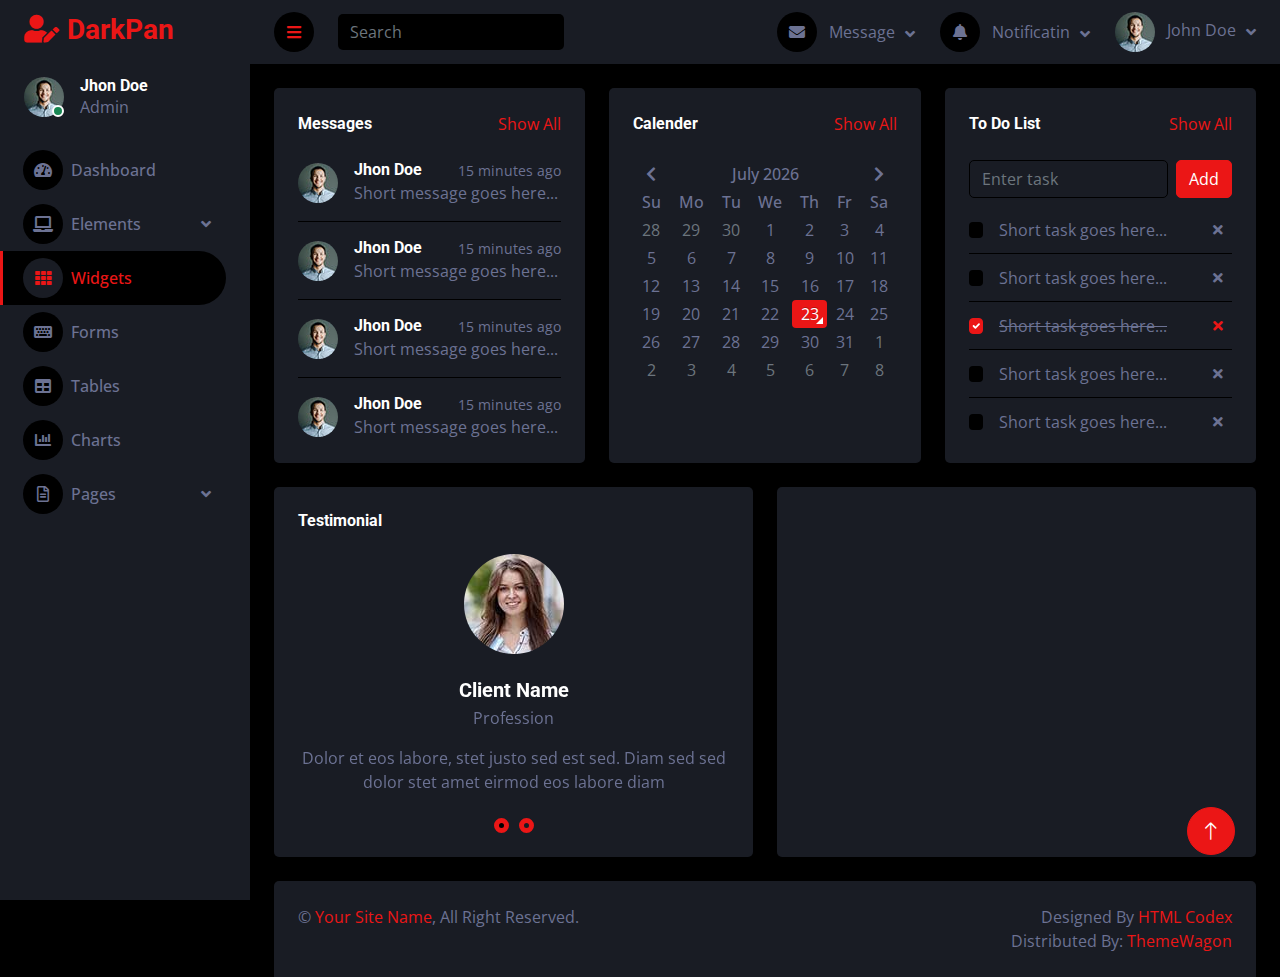
<file: front/darkpan-1.0.0/widget.html>
<!DOCTYPE html>
<html lang="en">

<head>
    <meta charset="utf-8">
    <title>DarkPan - Bootstrap 5 Admin Template</title>
    <meta content="width=device-width, initial-scale=1.0" name="viewport">
    <meta content="" name="keywords">
    <meta content="" name="description">

    <!-- Favicon -->
    <link href="img/favicon.ico" rel="icon">

    <!-- Google Web Fonts -->
    <link rel="preconnect" href="https://fonts.googleapis.com">
    <link rel="preconnect" href="https://fonts.gstatic.com" crossorigin>
    <link href="https://fonts.googleapis.com/css2?family=Open+Sans:wght@400;600&family=Roboto:wght@500;700&display=swap" rel="stylesheet"> 
    
    <!-- Icon Font Stylesheet -->
    <link href="https://cdnjs.cloudflare.com/ajax/libs/font-awesome/5.10.0/css/all.min.css" rel="stylesheet">
    <link href="https://cdn.jsdelivr.net/npm/bootstrap-icons@1.4.1/font/bootstrap-icons.css" rel="stylesheet">

    <!-- Libraries Stylesheet -->
    <link href="lib/owlcarousel/assets/owl.carousel.min.css" rel="stylesheet">
    <link href="lib/tempusdominus/css/tempusdominus-bootstrap-4.min.css" rel="stylesheet" />

    <!-- Customized Bootstrap Stylesheet -->
    <link href="css/bootstrap.min.css" rel="stylesheet">

    <!-- Template Stylesheet -->
    <link href="css/style.css" rel="stylesheet">
</head>

<body>
    <div class="container-fluid position-relative d-flex p-0">
        <!-- Spinner Start -->
        <div id="spinner" class="show bg-dark position-fixed translate-middle w-100 vh-100 top-50 start-50 d-flex align-items-center justify-content-center">
            <div class="spinner-border text-primary" style="width: 3rem; height: 3rem;" role="status">
                <span class="sr-only">Loading...</span>
            </div>
        </div>
        <!-- Spinner End -->


        <!-- Sidebar Start -->
        <div class="sidebar pe-4 pb-3">
            <nav class="navbar bg-secondary navbar-dark">
                <a href="index.html" class="navbar-brand mx-4 mb-3">
                    <h3 class="text-primary"><i class="fa fa-user-edit me-2"></i>DarkPan</h3>
                </a>
                <div class="d-flex align-items-center ms-4 mb-4">
                    <div class="position-relative">
                        <img class="rounded-circle" src="img/user.jpg" alt="" style="width: 40px; height: 40px;">
                        <div class="bg-success rounded-circle border border-2 border-white position-absolute end-0 bottom-0 p-1"></div>
                    </div>
                    <div class="ms-3">
                        <h6 class="mb-0">Jhon Doe</h6>
                        <span>Admin</span>
                    </div>
                </div>
                <div class="navbar-nav w-100">
                    <a href="index.html" class="nav-item nav-link"><i class="fa fa-tachometer-alt me-2"></i>Dashboard</a>
                    <div class="nav-item dropdown">
                        <a href="#" class="nav-link dropdown-toggle" data-bs-toggle="dropdown"><i class="fa fa-laptop me-2"></i>Elements</a>
                        <div class="dropdown-menu bg-transparent border-0">
                            <a href="button.html" class="dropdown-item">Buttons</a>
                            <a href="typography.html" class="dropdown-item">Typography</a>
                            <a href="element.html" class="dropdown-item">Other Elements</a>
                        </div>
                    </div>
                    <a href="widget.html" class="nav-item nav-link active"><i class="fa fa-th me-2"></i>Widgets</a>
                    <a href="form.html" class="nav-item nav-link"><i class="fa fa-keyboard me-2"></i>Forms</a>
                    <a href="table.html" class="nav-item nav-link"><i class="fa fa-table me-2"></i>Tables</a>
                    <a href="chart.html" class="nav-item nav-link"><i class="fa fa-chart-bar me-2"></i>Charts</a>
                    <div class="nav-item dropdown">
                        <a href="#" class="nav-link dropdown-toggle" data-bs-toggle="dropdown"><i class="far fa-file-alt me-2"></i>Pages</a>
                        <div class="dropdown-menu bg-transparent border-0">
                            <a href="signin.html" class="dropdown-item">Sign In</a>
                            <a href="signup.html" class="dropdown-item">Sign Up</a>
                            <a href="404.html" class="dropdown-item">404 Error</a>
                            <a href="blank.html" class="dropdown-item">Blank Page</a>
                        </div>
                    </div>
                </div>
            </nav>
        </div>
        <!-- Sidebar End -->


        <!-- Content Start -->
        <div class="content">
            <!-- Navbar Start -->
            <nav class="navbar navbar-expand bg-secondary navbar-dark sticky-top px-4 py-0">
                <a href="index.html" class="navbar-brand d-flex d-lg-none me-4">
                    <h2 class="text-primary mb-0"><i class="fa fa-user-edit"></i></h2>
                </a>
                <a href="#" class="sidebar-toggler flex-shrink-0">
                    <i class="fa fa-bars"></i>
                </a>
                <form class="d-none d-md-flex ms-4">
                    <input class="form-control bg-dark border-0" type="search" placeholder="Search">
                </form>
                <div class="navbar-nav align-items-center ms-auto">
                    <div class="nav-item dropdown">
                        <a href="#" class="nav-link dropdown-toggle" data-bs-toggle="dropdown">
                            <i class="fa fa-envelope me-lg-2"></i>
                            <span class="d-none d-lg-inline-flex">Message</span>
                        </a>
                        <div class="dropdown-menu dropdown-menu-end bg-secondary border-0 rounded-0 rounded-bottom m-0">
                            <a href="#" class="dropdown-item">
                                <div class="d-flex align-items-center">
                                    <img class="rounded-circle" src="img/user.jpg" alt="" style="width: 40px; height: 40px;">
                                    <div class="ms-2">
                                        <h6 class="fw-normal mb-0">Jhon send you a message</h6>
                                        <small>15 minutes ago</small>
                                    </div>
                                </div>
                            </a>
                            <hr class="dropdown-divider">
                            <a href="#" class="dropdown-item">
                                <div class="d-flex align-items-center">
                                    <img class="rounded-circle" src="img/user.jpg" alt="" style="width: 40px; height: 40px;">
                                    <div class="ms-2">
                                        <h6 class="fw-normal mb-0">Jhon send you a message</h6>
                                        <small>15 minutes ago</small>
                                    </div>
                                </div>
                            </a>
                            <hr class="dropdown-divider">
                            <a href="#" class="dropdown-item">
                                <div class="d-flex align-items-center">
                                    <img class="rounded-circle" src="img/user.jpg" alt="" style="width: 40px; height: 40px;">
                                    <div class="ms-2">
                                        <h6 class="fw-normal mb-0">Jhon send you a message</h6>
                                        <small>15 minutes ago</small>
                                    </div>
                                </div>
                            </a>
                            <hr class="dropdown-divider">
                            <a href="#" class="dropdown-item text-center">See all message</a>
                        </div>
                    </div>
                    <div class="nav-item dropdown">
                        <a href="#" class="nav-link dropdown-toggle" data-bs-toggle="dropdown">
                            <i class="fa fa-bell me-lg-2"></i>
                            <span class="d-none d-lg-inline-flex">Notificatin</span>
                        </a>
                        <div class="dropdown-menu dropdown-menu-end bg-secondary border-0 rounded-0 rounded-bottom m-0">
                            <a href="#" class="dropdown-item">
                                <h6 class="fw-normal mb-0">Profile updated</h6>
                                <small>15 minutes ago</small>
                            </a>
                            <hr class="dropdown-divider">
                            <a href="#" class="dropdown-item">
                                <h6 class="fw-normal mb-0">New user added</h6>
                                <small>15 minutes ago</small>
                            </a>
                            <hr class="dropdown-divider">
                            <a href="#" class="dropdown-item">
                                <h6 class="fw-normal mb-0">Password changed</h6>
                                <small>15 minutes ago</small>
                            </a>
                            <hr class="dropdown-divider">
                            <a href="#" class="dropdown-item text-center">See all notifications</a>
                        </div>
                    </div>
                    <div class="nav-item dropdown">
                        <a href="#" class="nav-link dropdown-toggle" data-bs-toggle="dropdown">
                            <img class="rounded-circle me-lg-2" src="img/user.jpg" alt="" style="width: 40px; height: 40px;">
                            <span class="d-none d-lg-inline-flex">John Doe</span>
                        </a>
                        <div class="dropdown-menu dropdown-menu-end bg-secondary border-0 rounded-0 rounded-bottom m-0">
                            <a href="#" class="dropdown-item">My Profile</a>
                            <a href="#" class="dropdown-item">Settings</a>
                            <a href="#" class="dropdown-item">Log Out</a>
                        </div>
                    </div>
                </div>
            </nav>
            <!-- Navbar End -->


            <!-- Widget Start -->
            <div class="container-fluid pt-4 px-4">
                <div class="row g-4">
                    <div class="col-sm-12 col-md-6 col-xl-4">
                        <div class="h-100 bg-secondary rounded p-4">
                            <div class="d-flex align-items-center justify-content-between mb-2">
                                <h6 class="mb-0">Messages</h6>
                                <a href="">Show All</a>
                            </div>
                            <div class="d-flex align-items-center border-bottom py-3">
                                <img class="rounded-circle flex-shrink-0" src="img/user.jpg" alt="" style="width: 40px; height: 40px;">
                                <div class="w-100 ms-3">
                                    <div class="d-flex w-100 justify-content-between">
                                        <h6 class="mb-0">Jhon Doe</h6>
                                        <small>15 minutes ago</small>
                                    </div>
                                    <span>Short message goes here...</span>
                                </div>
                            </div>
                            <div class="d-flex align-items-center border-bottom py-3">
                                <img class="rounded-circle flex-shrink-0" src="img/user.jpg" alt="" style="width: 40px; height: 40px;">
                                <div class="w-100 ms-3">
                                    <div class="d-flex w-100 justify-content-between">
                                        <h6 class="mb-0">Jhon Doe</h6>
                                        <small>15 minutes ago</small>
                                    </div>
                                    <span>Short message goes here...</span>
                                </div>
                            </div>
                            <div class="d-flex align-items-center border-bottom py-3">
                                <img class="rounded-circle flex-shrink-0" src="img/user.jpg" alt="" style="width: 40px; height: 40px;">
                                <div class="w-100 ms-3">
                                    <div class="d-flex w-100 justify-content-between">
                                        <h6 class="mb-0">Jhon Doe</h6>
                                        <small>15 minutes ago</small>
                                    </div>
                                    <span>Short message goes here...</span>
                                </div>
                            </div>
                            <div class="d-flex align-items-center pt-3">
                                <img class="rounded-circle flex-shrink-0" src="img/user.jpg" alt="" style="width: 40px; height: 40px;">
                                <div class="w-100 ms-3">
                                    <div class="d-flex w-100 justify-content-between">
                                        <h6 class="mb-0">Jhon Doe</h6>
                                        <small>15 minutes ago</small>
                                    </div>
                                    <span>Short message goes here...</span>
                                </div>
                            </div>
                        </div>
                    </div>
                    <div class="col-sm-12 col-md-6 col-xl-4">
                        <div class="h-100 bg-secondary rounded p-4">
                            <div class="d-flex align-items-center justify-content-between mb-4">
                                <h6 class="mb-0">Calender</h6>
                                <a href="">Show All</a>
                            </div>
                            <div id="calender"></div>
                        </div>
                    </div>
                    <div class="col-sm-12 col-md-6 col-xl-4">
                        <div class="h-100 bg-secondary rounded p-4">
                            <div class="d-flex align-items-center justify-content-between mb-4">
                                <h6 class="mb-0">To Do List</h6>
                                <a href="">Show All</a>
                            </div>
                            <div class="d-flex mb-2">
                                <input class="form-control bg-transparent" type="text" placeholder="Enter task">
                                <button type="button" class="btn btn-primary ms-2">Add</button>
                            </div>
                            <div class="d-flex align-items-center border-bottom py-2">
                                <input class="form-check-input m-0" type="checkbox">
                                <div class="w-100 ms-3">
                                    <div class="d-flex w-100 align-items-center justify-content-between">
                                        <span>Short task goes here...</span>
                                        <button class="btn btn-sm"><i class="fa fa-times"></i></button>
                                    </div>
                                </div>
                            </div>
                            <div class="d-flex align-items-center border-bottom py-2">
                                <input class="form-check-input m-0" type="checkbox">
                                <div class="w-100 ms-3">
                                    <div class="d-flex w-100 align-items-center justify-content-between">
                                        <span>Short task goes here...</span>
                                        <button class="btn btn-sm"><i class="fa fa-times"></i></button>
                                    </div>
                                </div>
                            </div>
                            <div class="d-flex align-items-center border-bottom py-2">
                                <input class="form-check-input m-0" type="checkbox" checked>
                                <div class="w-100 ms-3">
                                    <div class="d-flex w-100 align-items-center justify-content-between">
                                        <span><del>Short task goes here...</del></span>
                                        <button class="btn btn-sm text-primary"><i class="fa fa-times"></i></button>
                                    </div>
                                </div>
                            </div>
                            <div class="d-flex align-items-center border-bottom py-2">
                                <input class="form-check-input m-0" type="checkbox">
                                <div class="w-100 ms-3">
                                    <div class="d-flex w-100 align-items-center justify-content-between">
                                        <span>Short task goes here...</span>
                                        <button class="btn btn-sm"><i class="fa fa-times"></i></button>
                                    </div>
                                </div>
                            </div>
                            <div class="d-flex align-items-center pt-2">
                                <input class="form-check-input m-0" type="checkbox">
                                <div class="w-100 ms-3">
                                    <div class="d-flex w-100 align-items-center justify-content-between">
                                        <span>Short task goes here...</span>
                                        <button class="btn btn-sm"><i class="fa fa-times"></i></button>
                                    </div>
                                </div>
                            </div>
                        </div>
                    </div>
                    <div class="col-sm-12 col-xl-6">
                        <div class="bg-secondary rounded h-100 p-4">
                            <h6 class="mb-4">Testimonial</h6>
                            <div class="owl-carousel testimonial-carousel">
                                <div class="testimonial-item text-center">
                                    <img class="img-fluid rounded-circle mx-auto mb-4" src="img/testimonial-1.jpg" style="width: 100px; height: 100px;">
                                    <h5 class="mb-1">Client Name</h5>
                                    <p>Profession</p>
                                    <p class="mb-0">Dolor et eos labore, stet justo sed est sed. Diam sed sed dolor stet amet eirmod eos labore diam</p>
                                </div>
                                <div class="testimonial-item text-center">
                                    <img class="img-fluid rounded-circle mx-auto mb-4" src="img/testimonial-2.jpg" style="width: 100px; height: 100px;">
                                    <h5 class="mb-1">Client Name</h5>
                                    <p>Profession</p>
                                    <p class="mb-0">Dolor et eos labore, stet justo sed est sed. Diam sed sed dolor stet amet eirmod eos labore diam</p>
                                </div>
                            </div>
                        </div>
                    </div>
                    <div class="col-sm-12 col-xl-6">
                        <div class="bg-secondary rounded h-100 p-4">
                            <iframe class="position-relative rounded w-100 h-100"
                            src="https://www.google.com/maps/embed?pb=!1m18!1m12!1m3!1d3001156.4288297426!2d-78.01371936852176!3d42.72876761954724!2m3!1f0!2f0!3f0!3m2!1i1024!2i768!4f13.1!3m3!1m2!1s0x4ccc4bf0f123a5a9%3A0xddcfc6c1de189567!2sNew%20York%2C%20USA!5e0!3m2!1sen!2sbd!4v1603794290143!5m2!1sen!2sbd"
                            frameborder="0" allowfullscreen="" aria-hidden="false"
                            tabindex="0" style="filter: grayscale(100%) invert(92%) contrast(83%); border: 0;"></iframe>
                        </div>
                    </div>
                </div>
            </div>
            <!-- Widget End -->


            <!-- Footer Start -->
            <div class="container-fluid pt-4 px-4">
                <div class="bg-secondary rounded-top p-4">
                    <div class="row">
                        <div class="col-12 col-sm-6 text-center text-sm-start">
                            &copy; <a href="#">Your Site Name</a>, All Right Reserved. 
                        </div>
                        <div class="col-12 col-sm-6 text-center text-sm-end">
                            <!--/*** This template is free as long as you keep the footer author’s credit link/attribution link/backlink. If you'd like to use the template without the footer author’s credit link/attribution link/backlink, you can purchase the Credit Removal License from "https://htmlcodex.com/credit-removal". Thank you for your support. ***/-->
                            Designed By <a href="https://htmlcodex.com">HTML Codex</a>
                            <br>Distributed By: <a href="https://themewagon.com" target="_blank">ThemeWagon</a>
                        </div>
                    </div>
                </div>
            </div>
            <!-- Footer End -->
        </div>
        <!-- Content End -->


        <!-- Back to Top -->
        <a href="#" class="btn btn-lg btn-primary btn-lg-square back-to-top"><i class="bi bi-arrow-up"></i></a>
    </div>

    <!-- JavaScript Libraries -->
    <script src="https://code.jquery.com/jquery-3.4.1.min.js"></script>
    <script src="https://cdn.jsdelivr.net/npm/bootstrap@5.0.0/dist/js/bootstrap.bundle.min.js"></script>
    <script src="lib/chart/chart.min.js"></script>
    <script src="lib/easing/easing.min.js"></script>
    <script src="lib/waypoints/waypoints.min.js"></script>
    <script src="lib/owlcarousel/owl.carousel.min.js"></script>
    <script src="lib/tempusdominus/js/moment.min.js"></script>
    <script src="lib/tempusdominus/js/moment-timezone.min.js"></script>
    <script src="lib/tempusdominus/js/tempusdominus-bootstrap-4.min.js"></script>

    <!-- Template Javascript -->
    <script src="js/main.js"></script>
</body>

</html>
</file>
<file: front/css/main.css>
/* core style */
html{
    font-size: 62.5%;
}

*{
    margin: 0;
    padding: 0;
    box-sizing: border-box;
}

/* start navbar */

body{
    background: #000;
    color: #fff;
}

nav{
    display: flex;
    justify-content: space-between;
    align-items: center;
    padding: 2rem;
    border: 1px solid red;
    background: #000;
    color: w;
}
.nav_bar{
    display: flex;
    justify-content: space-between;
}
.nav_bar .logo{
    margin: 0 3rem;
    font-size: 3rem;
}
a{
    
    text-decoration: none;
    color: #fff;
}
.search_input{
    color: #fff;
    background: #000;
    border:2px solid red;
    padding: 1rem;
    font-size: 2rem;
    outline: none;
}

/* container  start*/
.container{
    overflow-y: scroll;
    display: grid;
    gap: 0.5rem;
    grid-template-columns: 32rem auto;
    border: 1px solid white ;
    height: 100vh;
    /* grid-column: 1 / 5; */
}

/* conteiner end */
#menu{
    border: 1px solid red;
    /* width: 32rem; */
    /* grid-column: 1; */
    display: flex;
    flex-direction: column;
    padding: 3rem 0rem  0rem 4rem;
    height: 100vh;    


}
#main_section{
    /* grid-column: 2; */
    border: 1px solid white;
    padding: 2rem;
}
#menu ul li a{
    font-size: 2.4rem;
    display: inline-block;
    margin: 1rem  0;
}

/* form style start */

form{
    width: 95%;
    display: flex;
    flex-direction: column;
    background: rgb(59, 52, 52);
    margin: auto;
    padding: 2rem;
}
label{

    font-size: 2rem;
    display: inline-block;
}
input{
    font-size: 3rem;
    padding: 1rem;
    background: #000;
    color: red;
    display: inline-block;
    outline: none;
    border: 1px solid #fff;
    margin: 1rem;
}


/* table */

.tabl_product .th, .main_rows{
    display: grid;
    grid-template-columns: 2rem auto auto auto auto auto;
}
.tabl_product .th span{
    font-size: 1.8rem;
    font-weight: bold;
}
.tabl_product .tr{
    border-bottom: 1px solid red;
    margin-bottom:10px ;
}
.tabl_product .td{
    margin-bottom:10px ;
    padding: 5px;
    border-bottom: 1px solid red;

}

.tabl_product .td span{
    font-size: 1.8rem;
    /* font-weight: bold; */
}

.red_btn{
    
    font-size: 1.7rem;
    color: red;
    padding: 10px;
    border: none;
    background: #504848;
}
.cont_btn{
    display: flex;
    align-items: center;
    justify-content: flex-end;
}

/* category */
.category_get{
    width: 700px;
    background-color: #2e2a2a;
    padding: 1rem;
}

.cat_col{
    display: grid;
    grid-template-columns: 40px 300px  200px auto;
    margin: 1.2rem;
    /* text-align: center; */
}
.cat_col span{
    font-size: 2rem;
    font-weight: 600;
    /* border: 1px solid red; */
}

/*  */
.add_cat{
    margin: 2rem 0;
    display: flex;
    flex-direction: column;
    max-width: 700px;
    background-color: #2e2a2a;
    padding: 1rem;
}
.add_cat h1{
   text-align: center;
}

/* user */

.users_get{
    overflow-y: scroll;
    background-color: #2e2a2a;
    padding: 1rem;
    margin-top: 2rem;
}

.th, .main_td{
    display: grid;
    grid-template-columns: 4% 15% 15% 15% 18% 16% 10% auto;
}
.th span{
    border-right: 1px solid red;
    font-size: 1.8rem;
    font-weight: bold;
    /* overflow: hidden; */
    /* text-align: center */
    /* grid-row: 1/2; */
}
 .span-1{
    grid-column: ;
}
 .span-2{
    grid-column: 2/4;
    overflow: hidden;
}
 .span-3{
    grid-column: 4/5;
}
.span-4{
    grid-column: 5/6;
}
 .span-5{
    grid-column: 6/7;
}
 .span-6{
    grid-column: 7/8;
}
 .span-7{
    grid-column: 8/9;
}



.tr{
    border-bottom: 1px solid red;
    margin-bottom:10px ;
}
.td{
    margin-bottom:10px ;
    padding: 5px;
    border-bottom: 1px solid red;

}

.td span{
    font-size: 1.8rem;
    /* font-weight: bold; */
}

.red_btn{
    
    font-size: 1.7rem;
    color: red;
    padding: 10px;
    border: none;
    background: #504848;
}
.green_btn{
    font-size: 1.7rem;
    color: green;
    padding: 10px;
    border: none;
    background: #504848;
}
.cont_btn{
    display: flex;
    align-items: center;
    justify-content: flex-end;
}
</file>
<file: front/darkpan-1.0.0/css/style.css>
/********** Template CSS **********/
:root {
    --primary: #EB1616;
    --secondary: #191C24;
    --light: #6C7293;
    --dark: #000000;
}

.back-to-top {
    position: fixed;
    display: none;
    right: 45px;
    bottom: 45px;
    z-index: 99;
}


/*** Spinner ***/
#spinner {
    opacity: 0;
    visibility: hidden;
    transition: opacity .5s ease-out, visibility 0s linear .5s;
    z-index: 99999;
}

#spinner.show {
    transition: opacity .5s ease-out, visibility 0s linear 0s;
    visibility: visible;
    opacity: 1;
}


/*** Button ***/
.btn {
    transition: .5s;
}

.btn-square {
    width: 38px;
    height: 38px;
}

.btn-sm-square {
    width: 32px;
    height: 32px;
}

.btn-lg-square {
    width: 48px;
    height: 48px;
}

.btn-square,
.btn-sm-square,
.btn-lg-square {
    padding: 0;
    display: inline-flex;
    align-items: center;
    justify-content: center;
    font-weight: normal;
    border-radius: 50px;
}


/*** Layout ***/
.sidebar {
    position: fixed;
    top: 0;
    left: 0;
    bottom: 0;
    width: 250px;
    height: 100vh;
    overflow-y: auto;
    background: var(--secondary);
    transition: 0.5s;
    z-index: 999;
}

.content {
    margin-left: 250px;
    min-height: 100vh;
    background: var(--dark);
    transition: 0.5s;
}

@media (min-width: 992px) {
    .sidebar {
        margin-left: 0;
    }

    .sidebar.open {
        margin-left: -250px;
    }

    .content {
        width: calc(100% - 250px);
    }

    .content.open {
        width: 100%;
        margin-left: 0;
    }
}

@media (max-width: 991.98px) {
    .sidebar {
        margin-left: -250px;
    }

    .sidebar.open {
        margin-left: 0;
    }

    .content {
        width: 100%;
        margin-left: 0;
    }
}


/*** Navbar ***/
.sidebar .navbar .navbar-nav .nav-link {
    padding: 7px 20px;
    color: var(--light);
    font-weight: 500;
    border-left: 3px solid var(--secondary);
    border-radius: 0 30px 30px 0;
    outline: none;
}

.sidebar .navbar .navbar-nav .nav-link:hover,
.sidebar .navbar .navbar-nav .nav-link.active {
    color: var(--primary);
    background: var(--dark);
    border-color: var(--primary);
}

.sidebar .navbar .navbar-nav .nav-link i {
    width: 40px;
    height: 40px;
    display: inline-flex;
    align-items: center;
    justify-content: center;
    background: var(--dark);
    border-radius: 40px;
}

.sidebar .navbar .navbar-nav .nav-link:hover i,
.sidebar .navbar .navbar-nav .nav-link.active i {
    background: var(--secondary);
}

.sidebar .navbar .dropdown-toggle::after {
    position: absolute;
    top: 15px;
    right: 15px;
    border: none;
    content: "\f107";
    font-family: "Font Awesome 5 Free";
    font-weight: 900;
    transition: .5s;
}

.sidebar .navbar .dropdown-toggle[aria-expanded=true]::after {
    transform: rotate(-180deg);
}

.sidebar .navbar .dropdown-item {
    padding-left: 25px;
    border-radius: 0 30px 30px 0;
    color: var(--light);
}

.sidebar .navbar .dropdown-item:hover,
.sidebar .navbar .dropdown-item.active {
    background: var(--dark);
}

.content .navbar .navbar-nav .nav-link {
    margin-left: 25px;
    padding: 12px 0;
    color: var(--light);
    outline: none;
}

.content .navbar .navbar-nav .nav-link:hover,
.content .navbar .navbar-nav .nav-link.active {
    color: var(--primary);
}

.content .navbar .sidebar-toggler,
.content .navbar .navbar-nav .nav-link i {
    width: 40px;
    height: 40px;
    display: inline-flex;
    align-items: center;
    justify-content: center;
    background: var(--dark);
    border-radius: 40px;
}

.content .navbar .dropdown-item {
    color: var(--light);
}

.content .navbar .dropdown-item:hover,
.content .navbar .dropdown-item.active {
    background: var(--dark);
}

.content .navbar .dropdown-toggle::after {
    margin-left: 6px;
    vertical-align: middle;
    border: none;
    content: "\f107";
    font-family: "Font Awesome 5 Free";
    font-weight: 900;
    transition: .5s;
}

.content .navbar .dropdown-toggle[aria-expanded=true]::after {
    transform: rotate(-180deg);
}

@media (max-width: 575.98px) {
    .content .navbar .navbar-nav .nav-link {
        margin-left: 15px;
    }
}


/*** Date Picker ***/
.bootstrap-datetimepicker-widget.bottom {
    top: auto !important;
}

.bootstrap-datetimepicker-widget .table * {
    border-bottom-width: 0px;
}

.bootstrap-datetimepicker-widget .table th {
    font-weight: 500;
}

.bootstrap-datetimepicker-widget.dropdown-menu {
    padding: 10px;
    border-radius: 2px;
}

.bootstrap-datetimepicker-widget table td.active,
.bootstrap-datetimepicker-widget table td.active:hover {
    background: var(--primary);
}

.bootstrap-datetimepicker-widget table td.today::before {
    border-bottom-color: var(--primary);
}


/*** Testimonial ***/
.progress .progress-bar {
    width: 0px;
    transition: 2s;
}


/*** Testimonial ***/
.testimonial-carousel .owl-dots {
    margin-top: 24px;
    display: flex;
    align-items: flex-end;
    justify-content: center;
}

.testimonial-carousel .owl-dot {
    position: relative;
    display: inline-block;
    margin: 0 5px;
    width: 15px;
    height: 15px;
    border: 5px solid var(--primary);
    border-radius: 15px;
    transition: .5s;
}

.testimonial-carousel .owl-dot.active {
    background: var(--dark);
    border-color: var(--primary);
}
</file>
